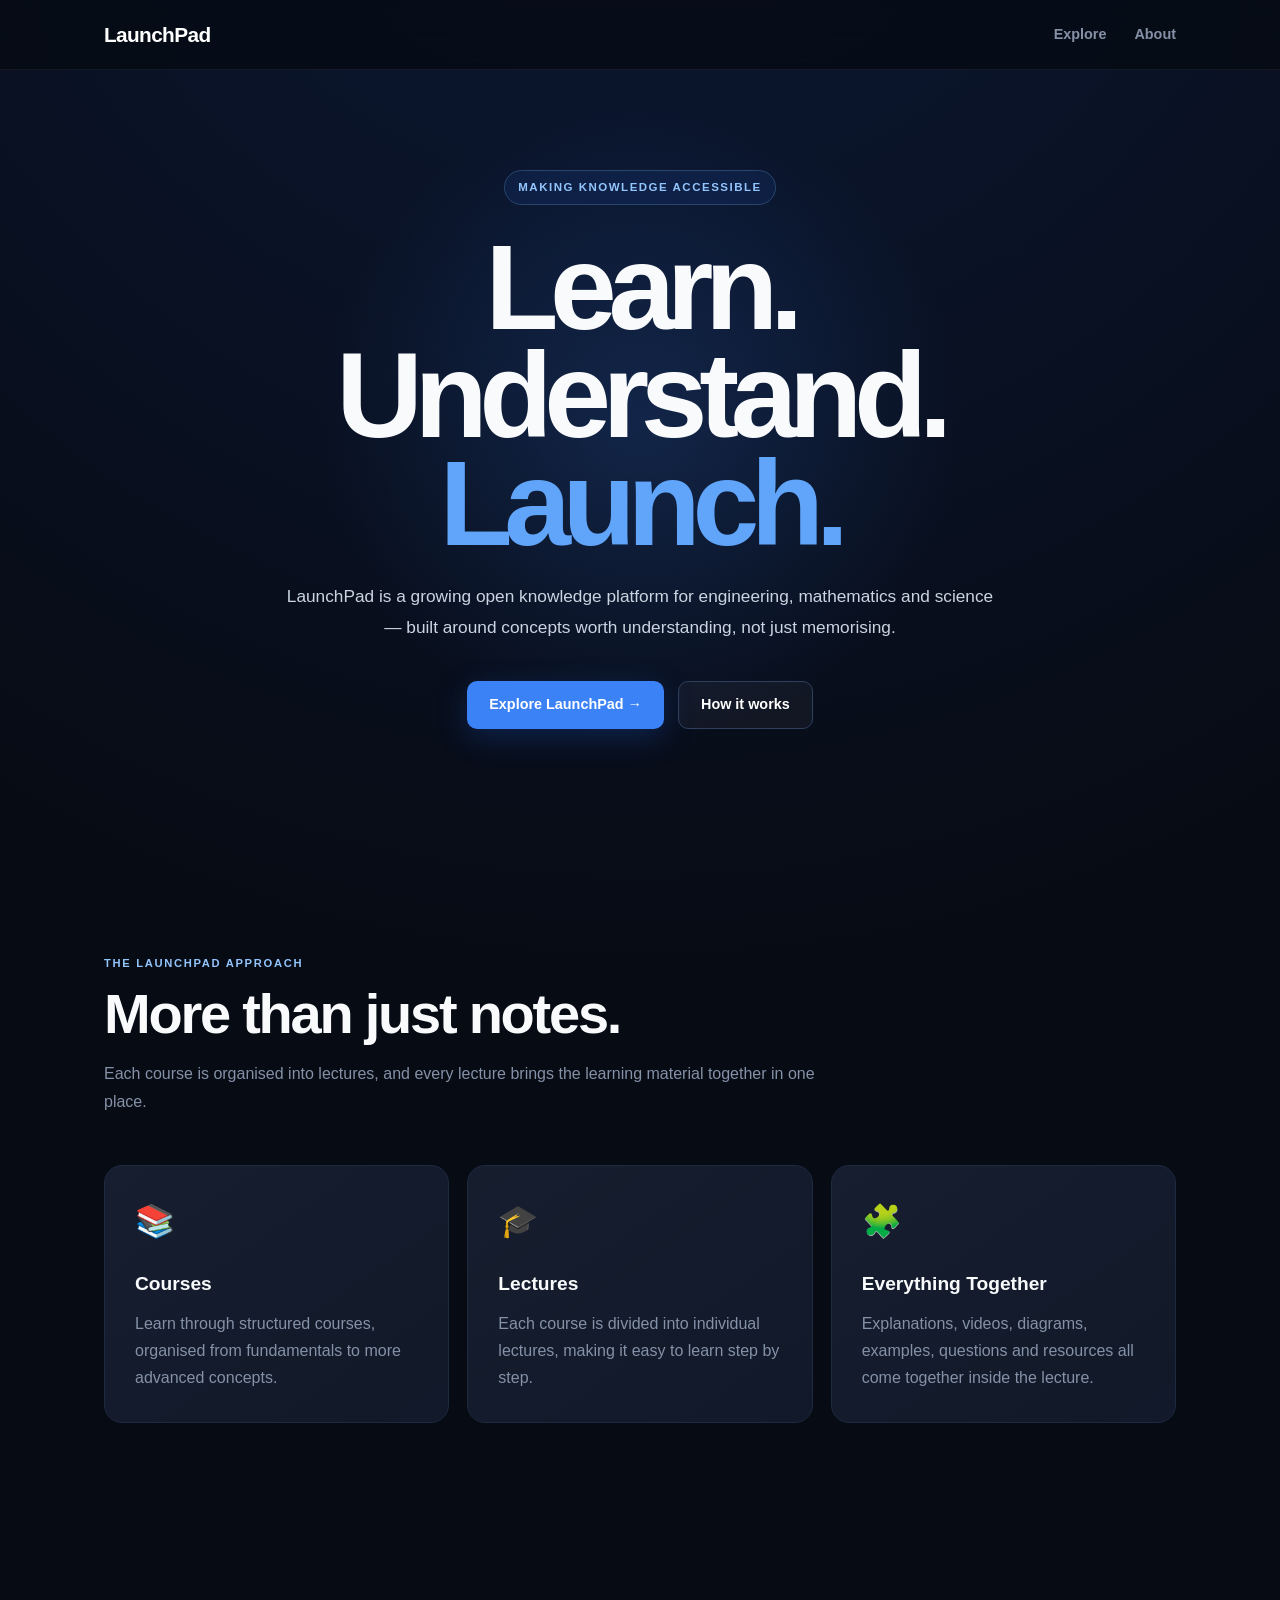
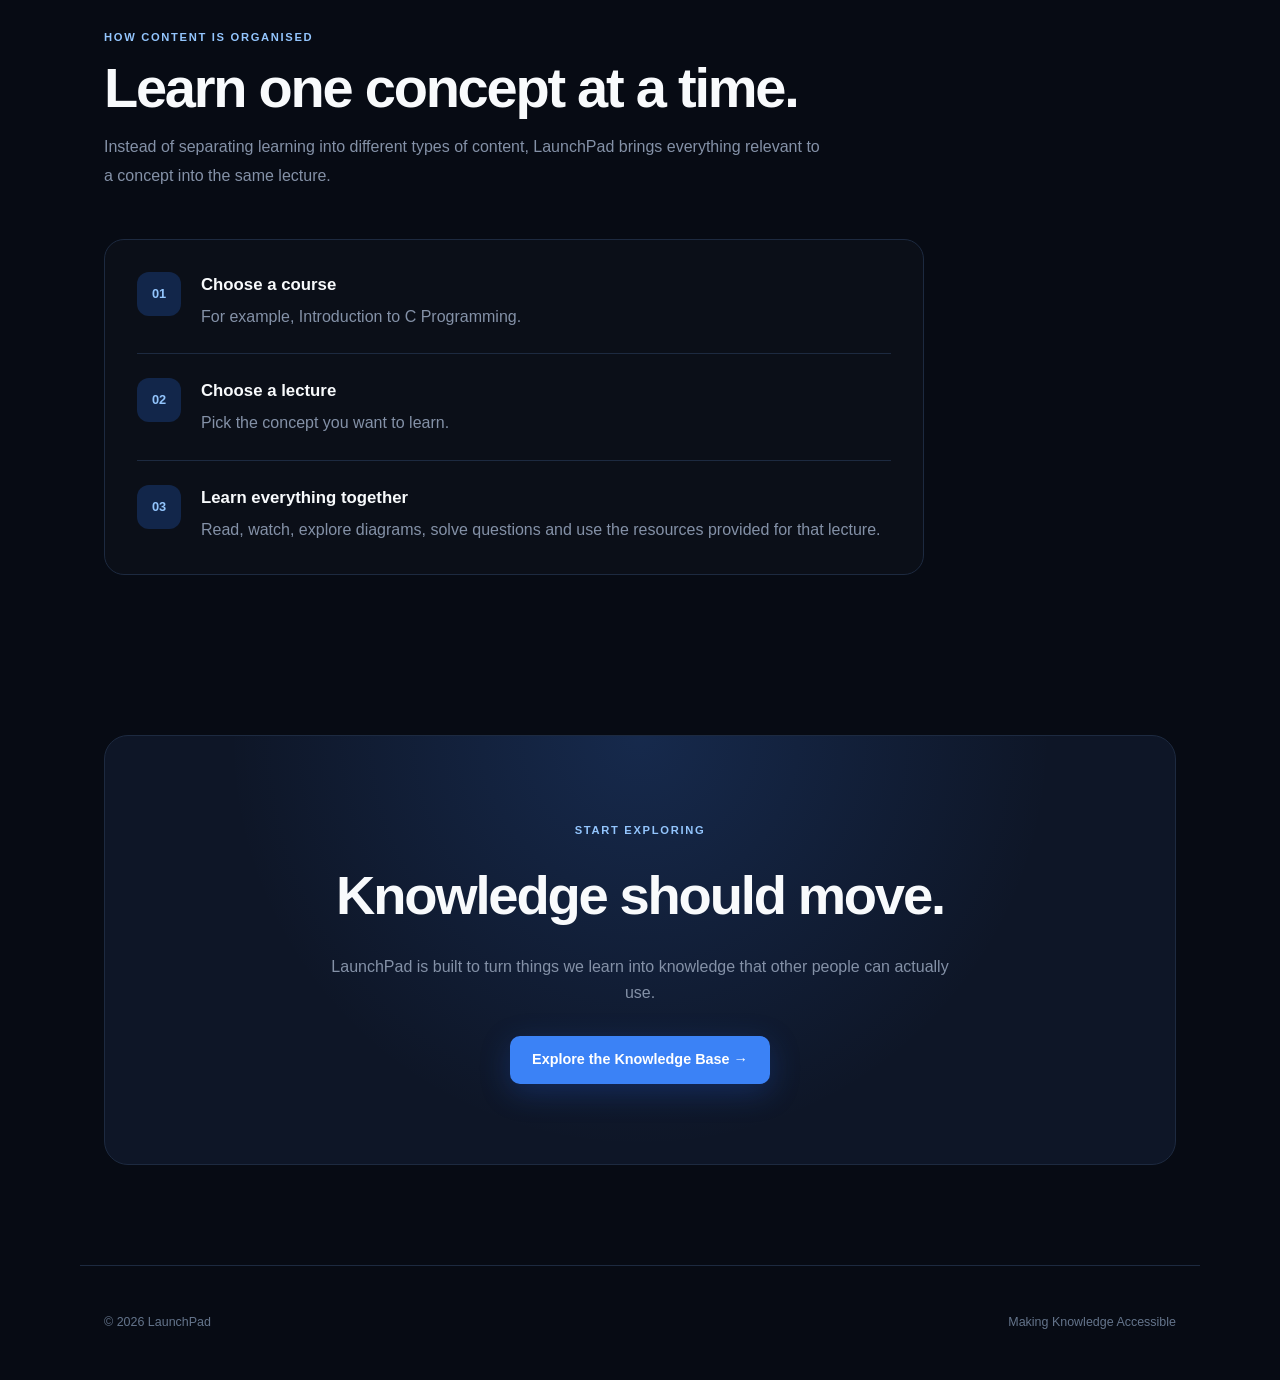
<file: index.html>
<!DOCTYPE html>
<html lang="en">
<head>
    <meta charset="UTF-8">
    <meta name="viewport" content="width=device-width, initial-scale=1.0">

    <title>LaunchPad</title>

    <link rel="stylesheet" href="css/style.css">
</head>

<body>

    <!-- Navigation -->
    <nav class="navbar">

        <div class="nav-container">

            <a href="index.html" class="logo">
                LaunchPad
            </a>

            <div class="nav-links">
                <a href="explore.html">Explore</a>
                <a href="#">About</a>
            </div>

        </div>

    </nav>


    <!-- Hero -->
    <header class="hero">

        <div class="hero-content">

            <span class="hero-badge">
                MAKING KNOWLEDGE ACCESSIBLE
            </span>

            <h1>
                Learn.<br>
                Understand.<br>
                <span>Launch.</span>
            </h1>

            <p>
                LaunchPad is a growing open knowledge platform for
                engineering, mathematics and science — built around
                concepts worth understanding, not just memorising.
            </p>

            <div class="hero-buttons">

                <a href="explore.html" class="btn btn-primary">
                    Explore LaunchPad →
                </a>

                <a href="#how-it-works" class="btn btn-secondary">
                    How it works
                </a>

            </div>

        </div>

    </header>


    <!-- How LaunchPad Works -->
    <section class="section" id="how-it-works">

        <div class="section-heading">

            <span class="section-label">
                THE LAUNCHPAD APPROACH
            </span>

            <h2>
                More than just notes.
            </h2>

            <p>
                Each course is organised into lectures, and every lecture
                brings the learning material together in one place.
            </p>

        </div>


        <div class="feature-grid">

            <div class="feature-card">
                <div class="feature-icon">📚</div>

                <h3>Courses</h3>

                <p>
                    Learn through structured courses, organised from
                    fundamentals to more advanced concepts.
                </p>
            </div>


            <div class="feature-card">
                <div class="feature-icon">🎓</div>

                <h3>Lectures</h3>

                <p>
                    Each course is divided into individual lectures,
                    making it easy to learn step by step.
                </p>
            </div>


            <div class="feature-card">
                <div class="feature-icon">🧩</div>

                <h3>Everything Together</h3>

                <p>
                    Explanations, videos, diagrams, examples, questions
                    and resources all come together inside the lecture.
                </p>
            </div>

        </div>

    </section>


    <!-- Example -->
    <section class="section example-section">

        <div class="section-heading">

            <span class="section-label">
                HOW CONTENT IS ORGANISED
            </span>

            <h2>
                Learn one concept at a time.
            </h2>

            <p>
                Instead of separating learning into different types of
                content, LaunchPad brings everything relevant to a concept
                into the same lecture.
            </p>

        </div>


        <div class="learning-path">

            <div class="path-step">
                <span class="path-number">01</span>

                <div>
                    <h3>Choose a course</h3>
                    <p>
                        For example, Introduction to C Programming.
                    </p>
                </div>
            </div>


            <div class="path-line"></div>


            <div class="path-step">
                <span class="path-number">02</span>

                <div>
                    <h3>Choose a lecture</h3>
                    <p>
                        Pick the concept you want to learn.
                    </p>
                </div>
            </div>


            <div class="path-line"></div>


            <div class="path-step">
                <span class="path-number">03</span>

                <div>
                    <h3>Learn everything together</h3>
                    <p>
                        Read, watch, explore diagrams, solve questions
                        and use the resources provided for that lecture.
                    </p>
                </div>
            </div>

        </div>

    </section>


    <!-- CTA -->
    <section class="cta-section">

        <div class="cta-content">

            <span class="section-label">
                START EXPLORING
            </span>

            <h2>
                Knowledge should move.
            </h2>

            <p>
                LaunchPad is built to turn things we learn into knowledge
                that other people can actually use.
            </p>

            <a href="explore.html" class="btn btn-primary">
                Explore the Knowledge Base →
            </a>

        </div>

    </section>


    <!-- Footer -->
    <footer class="footer">

        <p>
            © 2026 LaunchPad
        </p>

        <p>
            Making Knowledge Accessible
        </p>

    </footer>

</body>
</html>
</file>
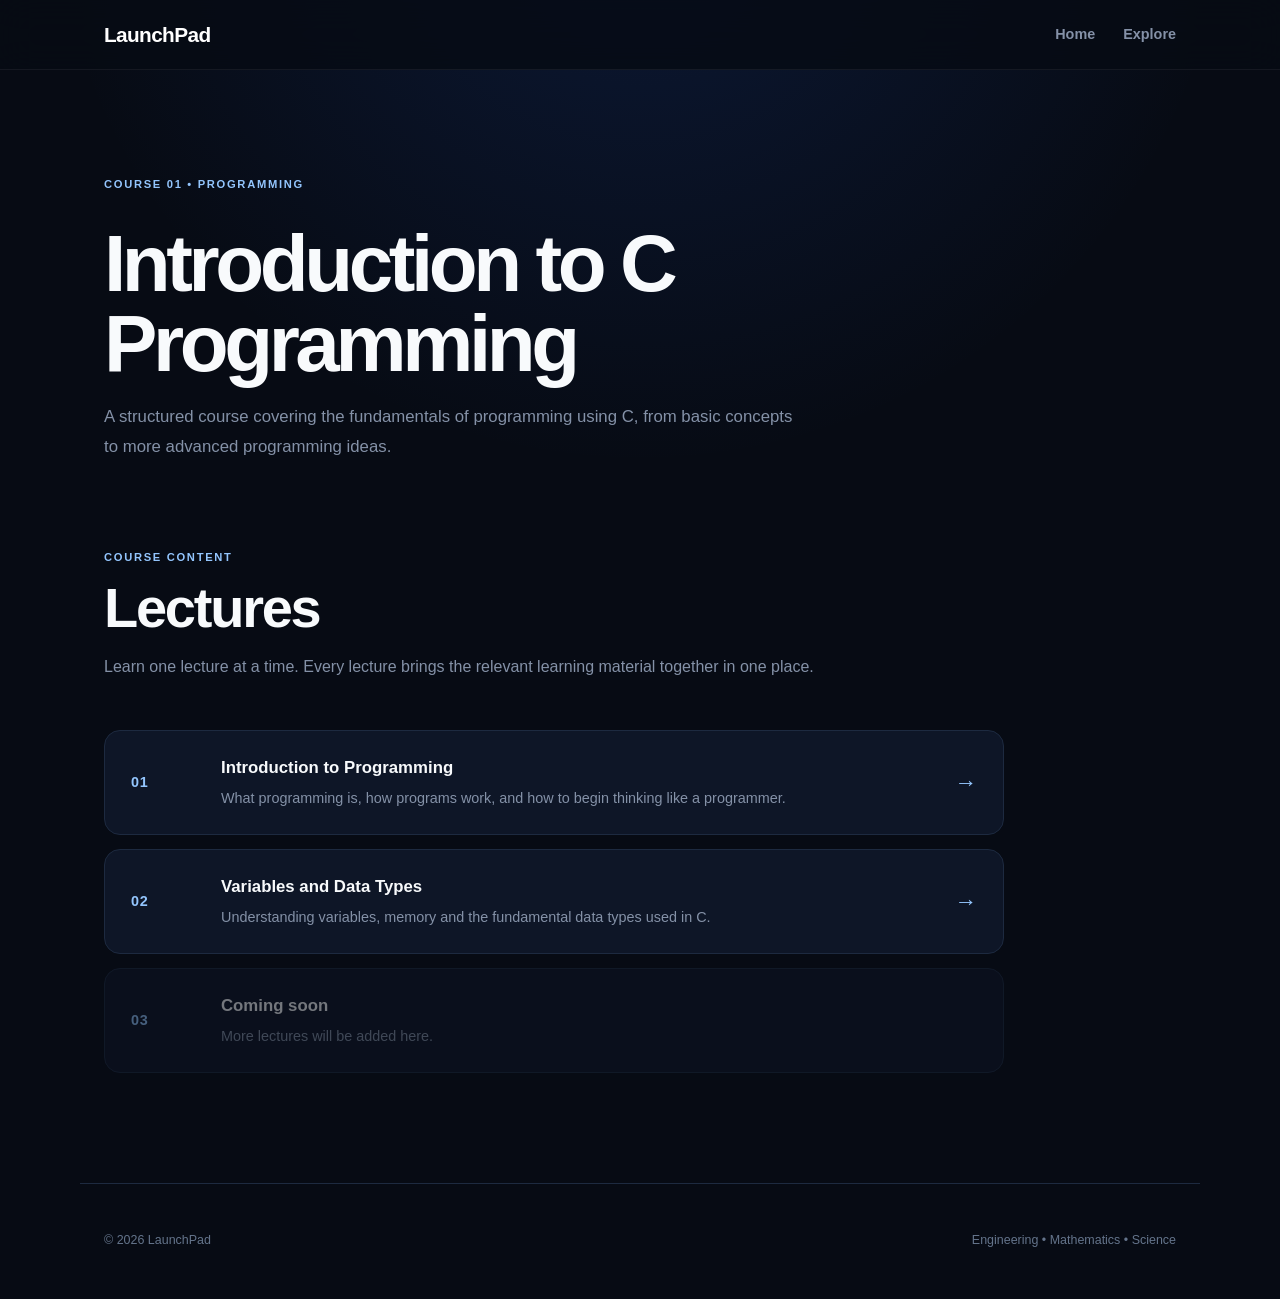
<file: courses/introduction-to-c/index.html>
<!DOCTYPE html>
<html lang="en">

<head>

    <meta charset="UTF-8">

    <meta name="viewport"
          content="width=device-width, initial-scale=1.0">

    <title>Introduction to C Programming — LaunchPad</title>

    <link rel="stylesheet"
          href="../../css/style.css">

</head>

<body>


    <nav class="navbar">

        <div class="nav-container">

            <a href="../../index.html"
               class="logo">
                LaunchPad
            </a>

            <div class="nav-links">

                <a href="../../index.html">
                    Home
                </a>

                <a href="../../explore.html">
                    Explore
                </a>

            </div>

        </div>

    </nav>


    <header class="course-header">

        <span class="section-label">
            COURSE 01 • PROGRAMMING
        </span>

        <h1>
            Introduction to C Programming
        </h1>

        <p>
            A structured course covering the fundamentals of
            programming using C, from basic concepts to more
            advanced programming ideas.
        </p>

    </header>


    <main class="lecture-list-section">

        <div class="section-heading">

            <span class="section-label">
                COURSE CONTENT
            </span>

            <h2>
                Lectures
            </h2>

            <p>
                Learn one lecture at a time. Every lecture brings
                the relevant learning material together in one place.
            </p>

        </div>


        <div class="lecture-list">


            <a href="lecture-01.html"
               class="lecture-card">

                <div class="lecture-number">
                    01
                </div>

                <div class="lecture-info">

                    <h3>
                        Introduction to Programming
                    </h3>

                    <p>
                        What programming is, how programs work,
                        and how to begin thinking like a programmer.
                    </p>

                </div>

                <div class="lecture-arrow">
                    →
                </div>

            </a>


            <a href="lecture-02.html"
               class="lecture-card">

                <div class="lecture-number">
                    02
                </div>

                <div class="lecture-info">

                    <h3>
                        Variables and Data Types
                    </h3>

                    <p>
                        Understanding variables, memory and the
                        fundamental data types used in C.
                    </p>

                </div>

                <div class="lecture-arrow">
                    →
                </div>

            </a>


            <div class="lecture-card lecture-placeholder">

                <div class="lecture-number">
                    03
                </div>

                <div class="lecture-info">

                    <h3>
                        Coming soon
                    </h3>

                    <p>
                        More lectures will be added here.
                    </p>

                </div>

            </div>


        </div>

    </main>


    <footer class="footer">

        <p>
            © 2026 LaunchPad
        </p>

        <p>
            Engineering • Mathematics • Science
        </p>

    </footer>


</body>

</html>
</file>
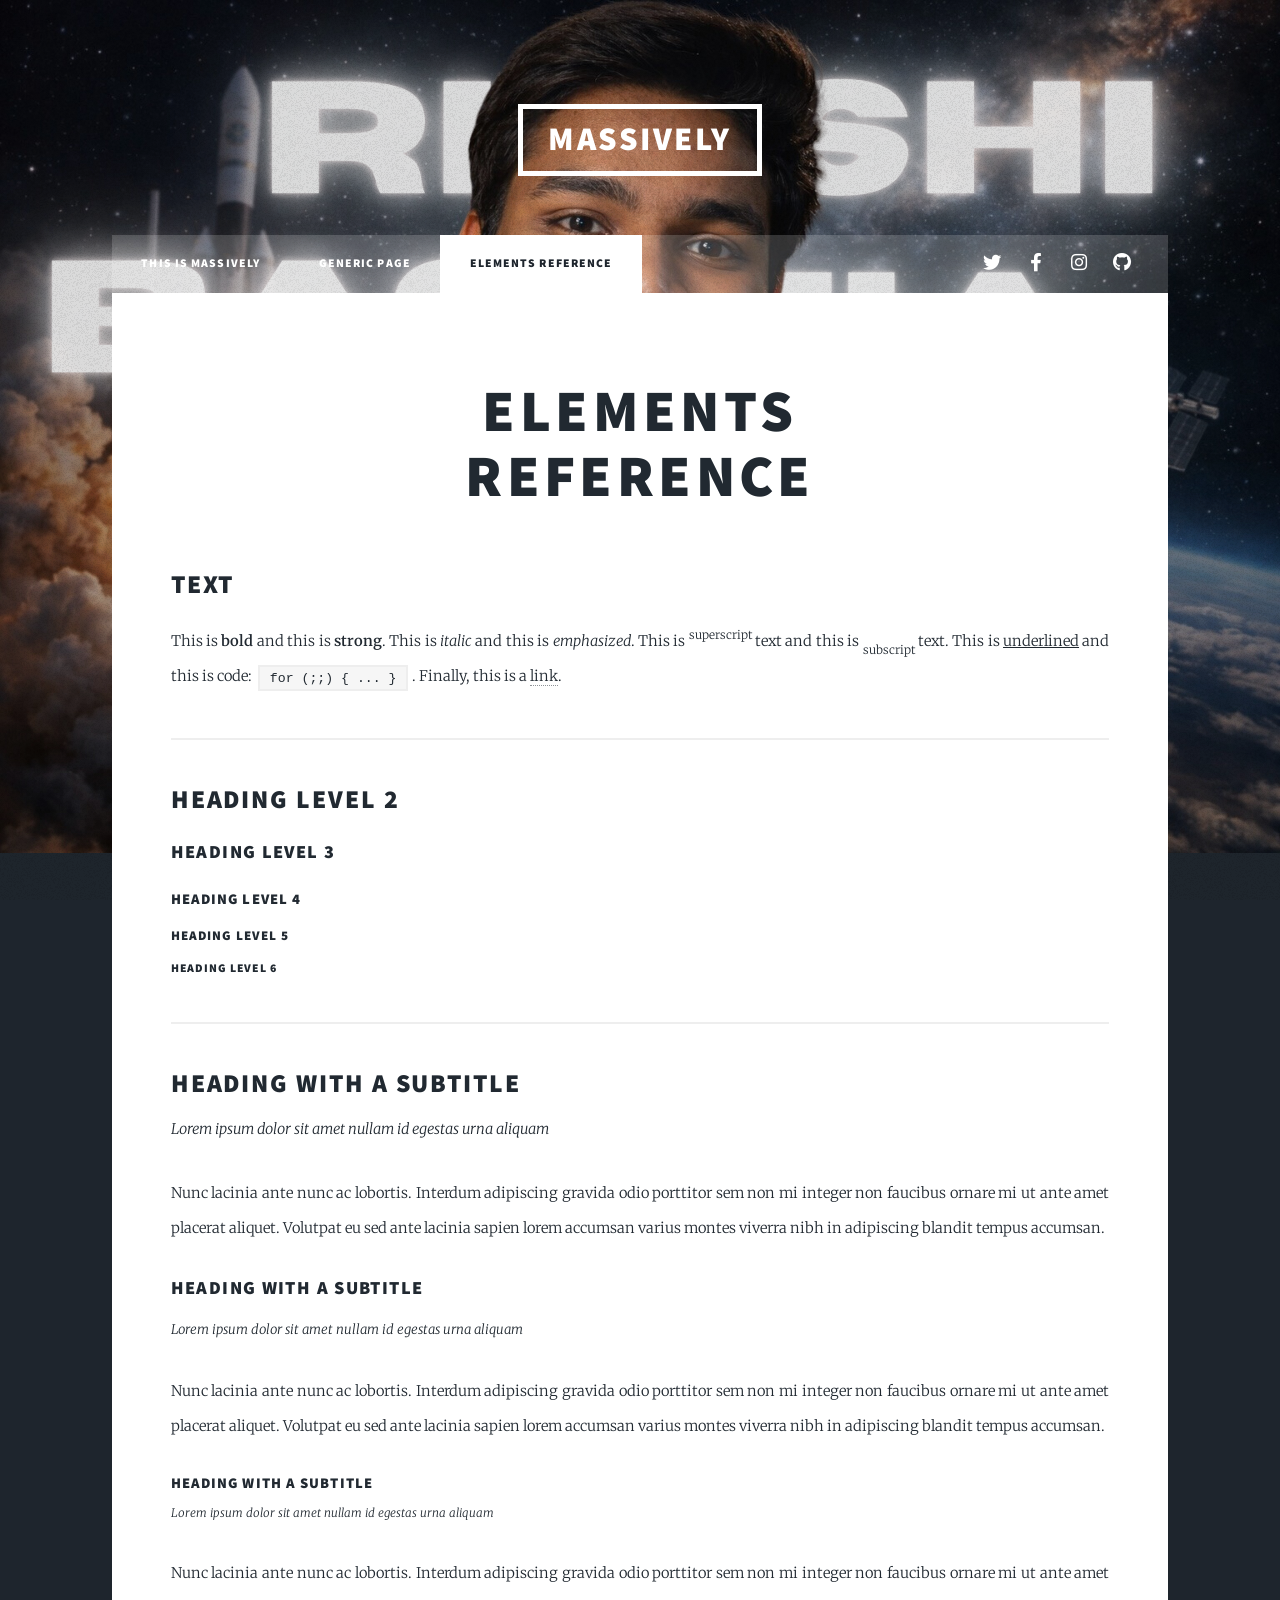
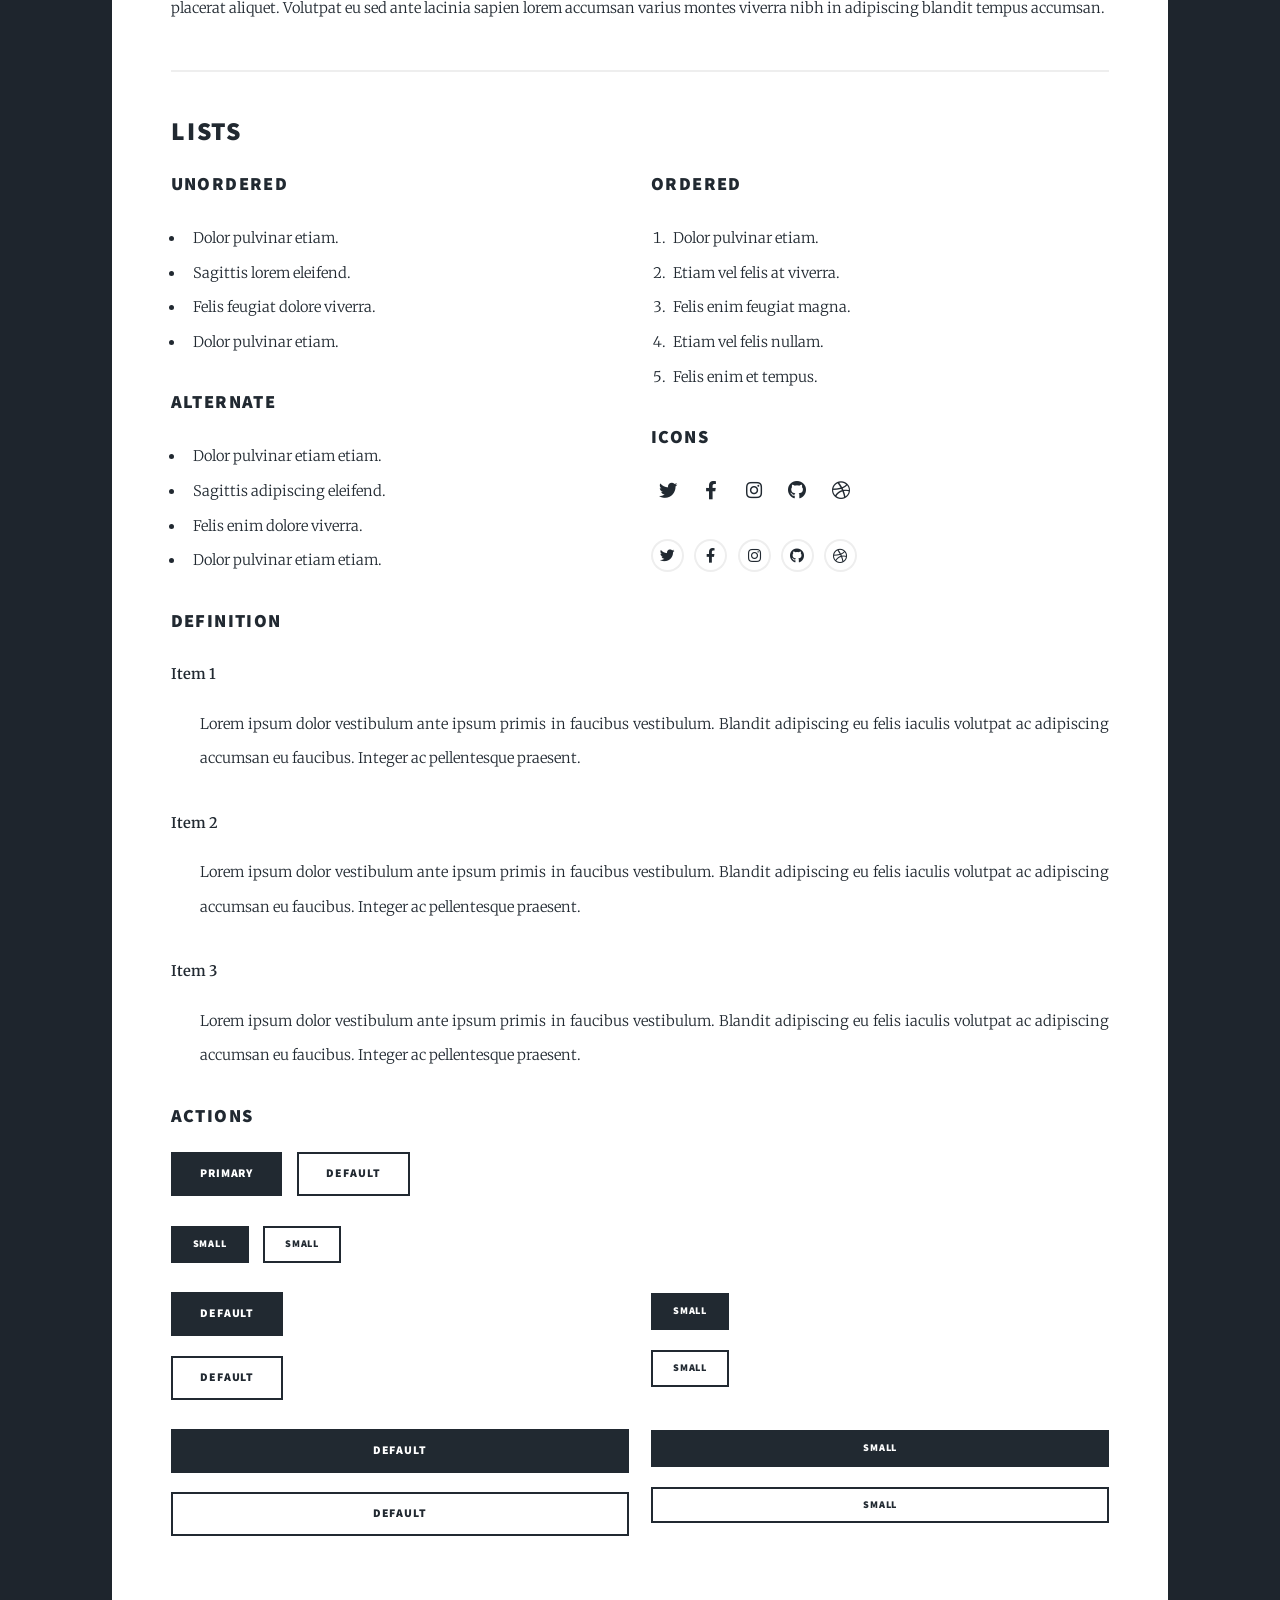
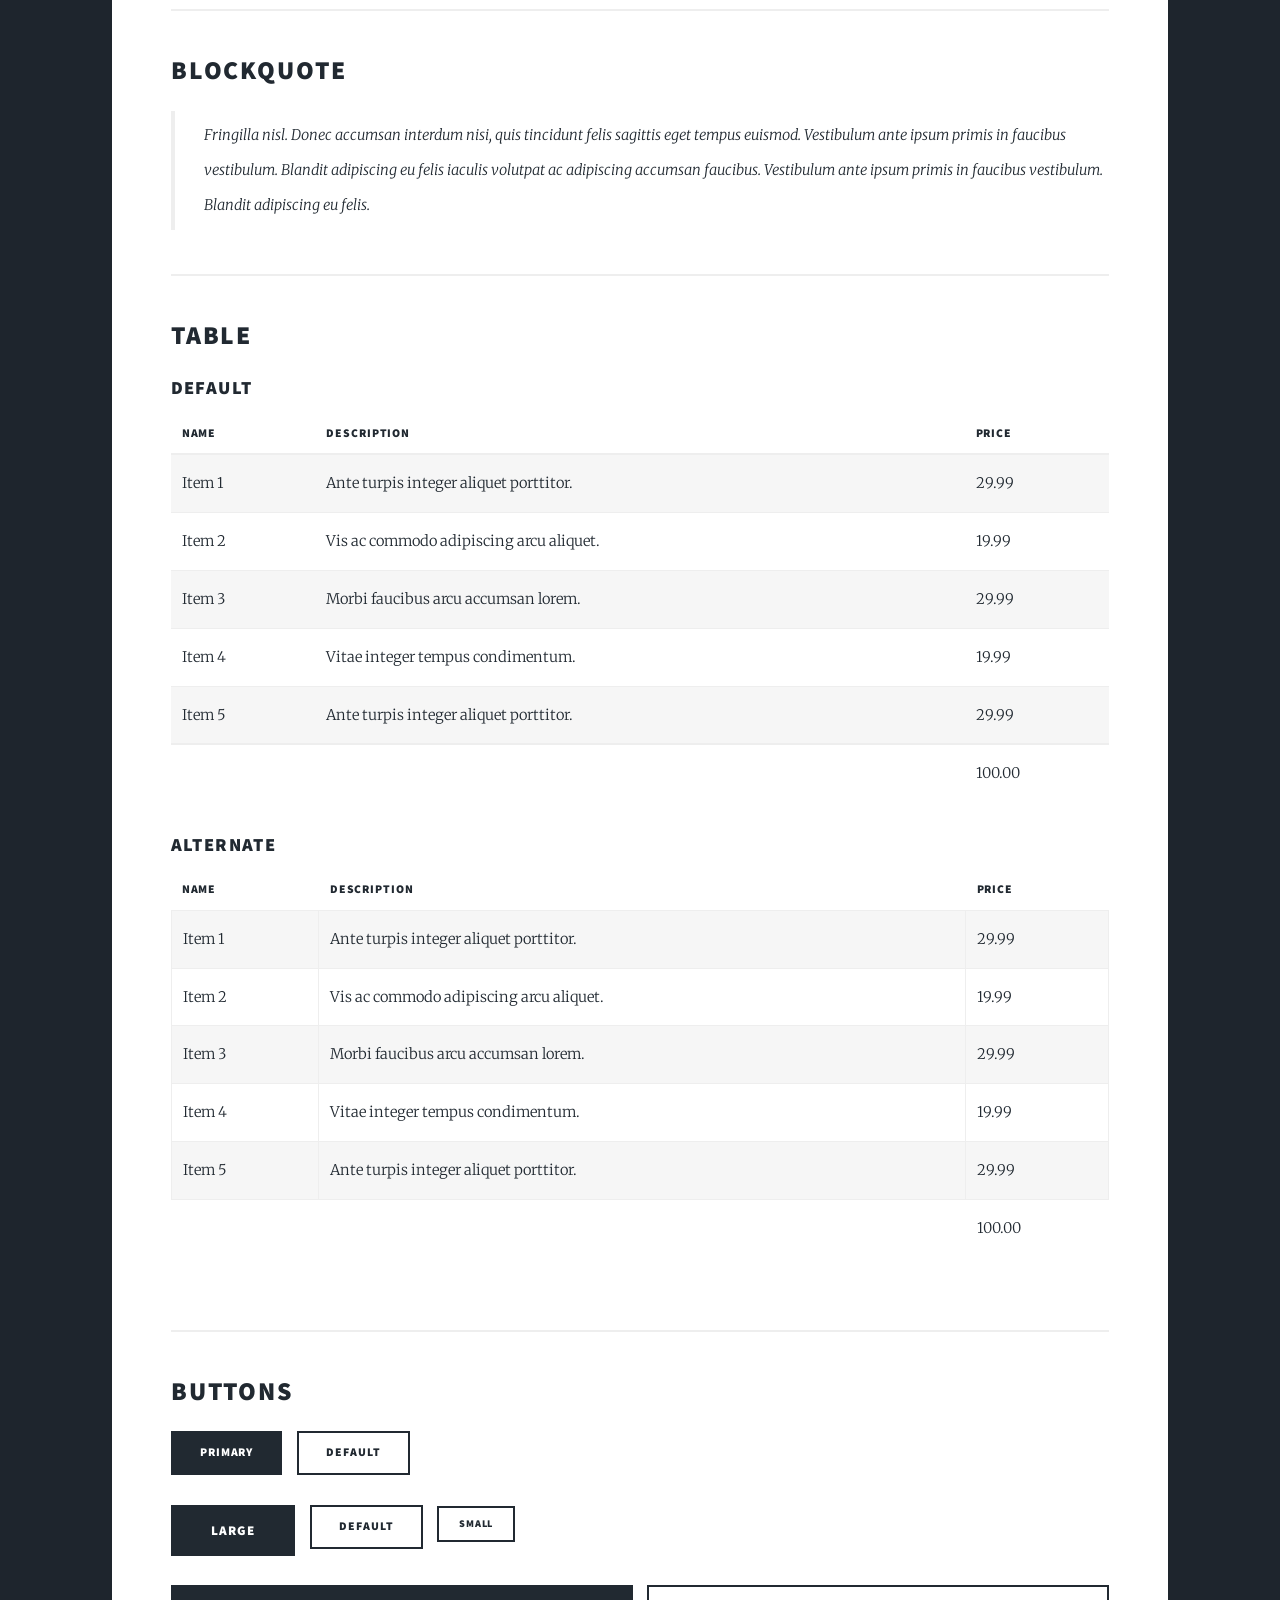
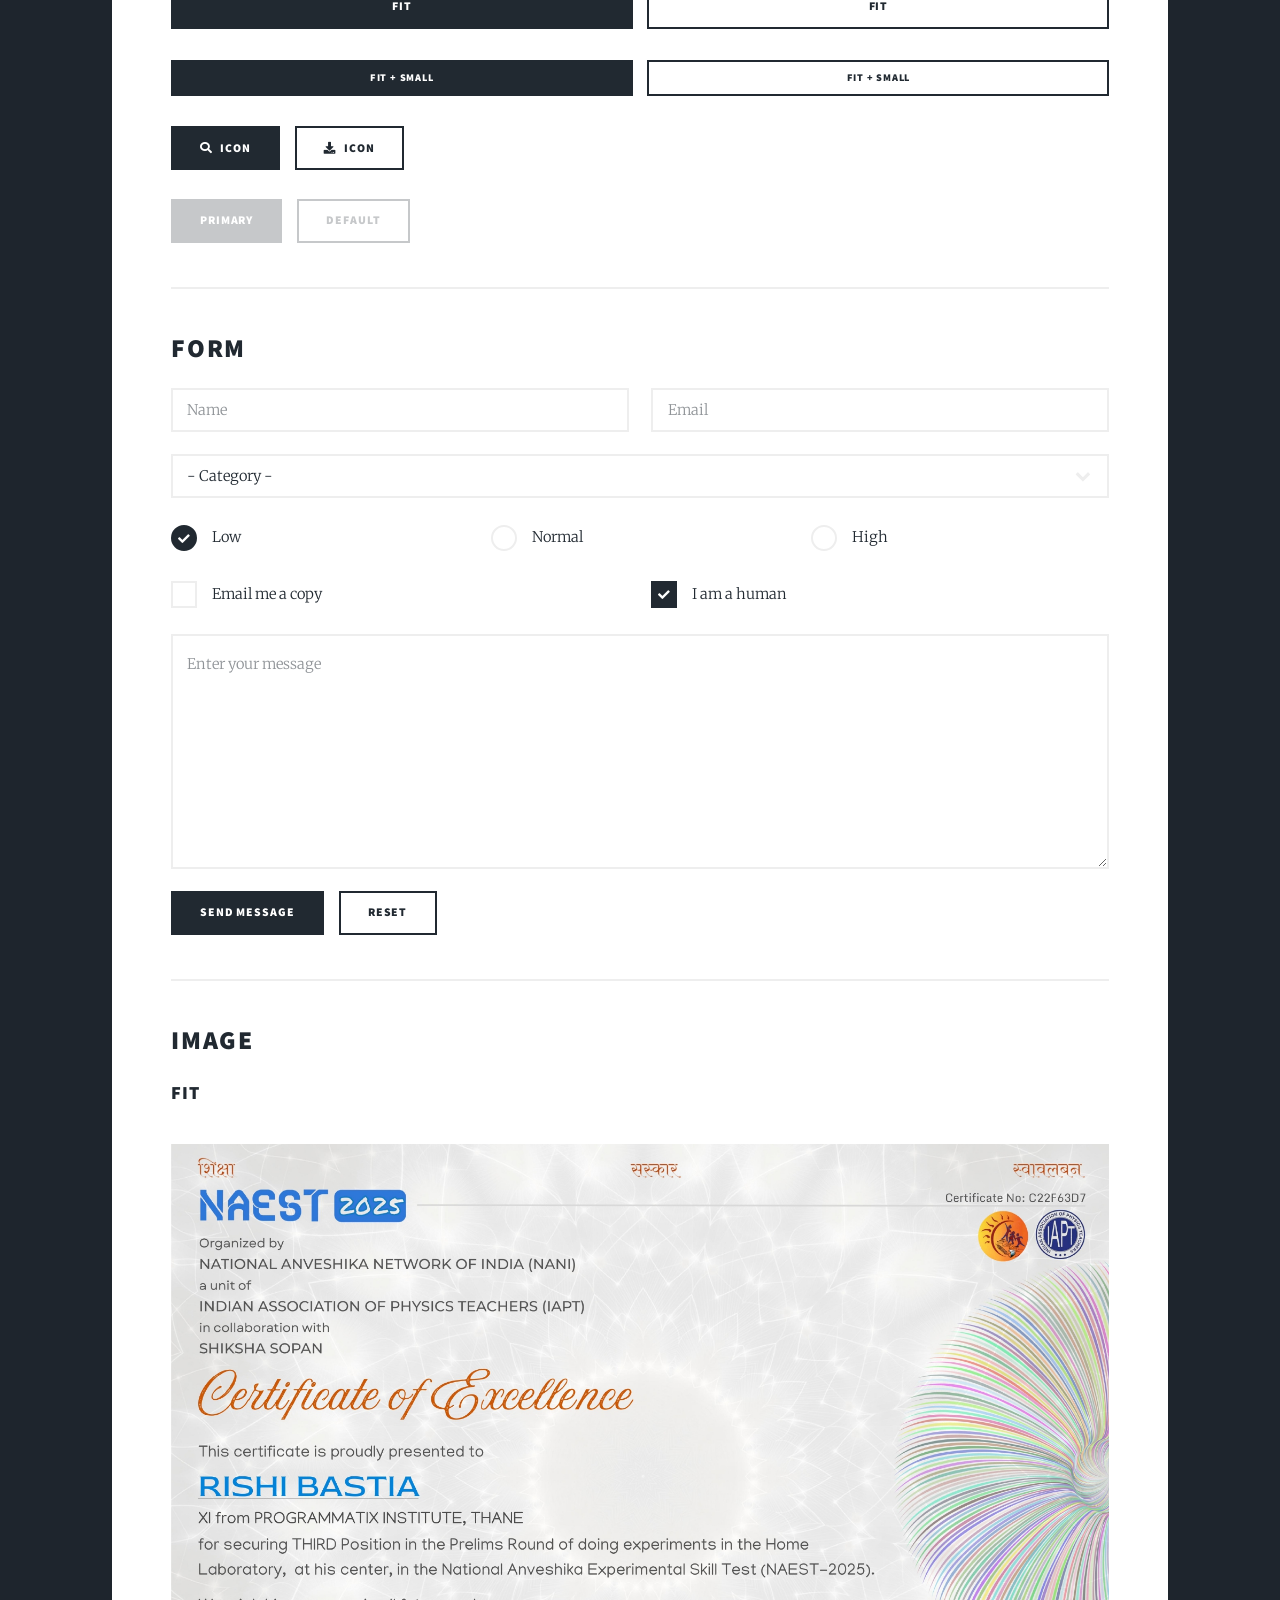
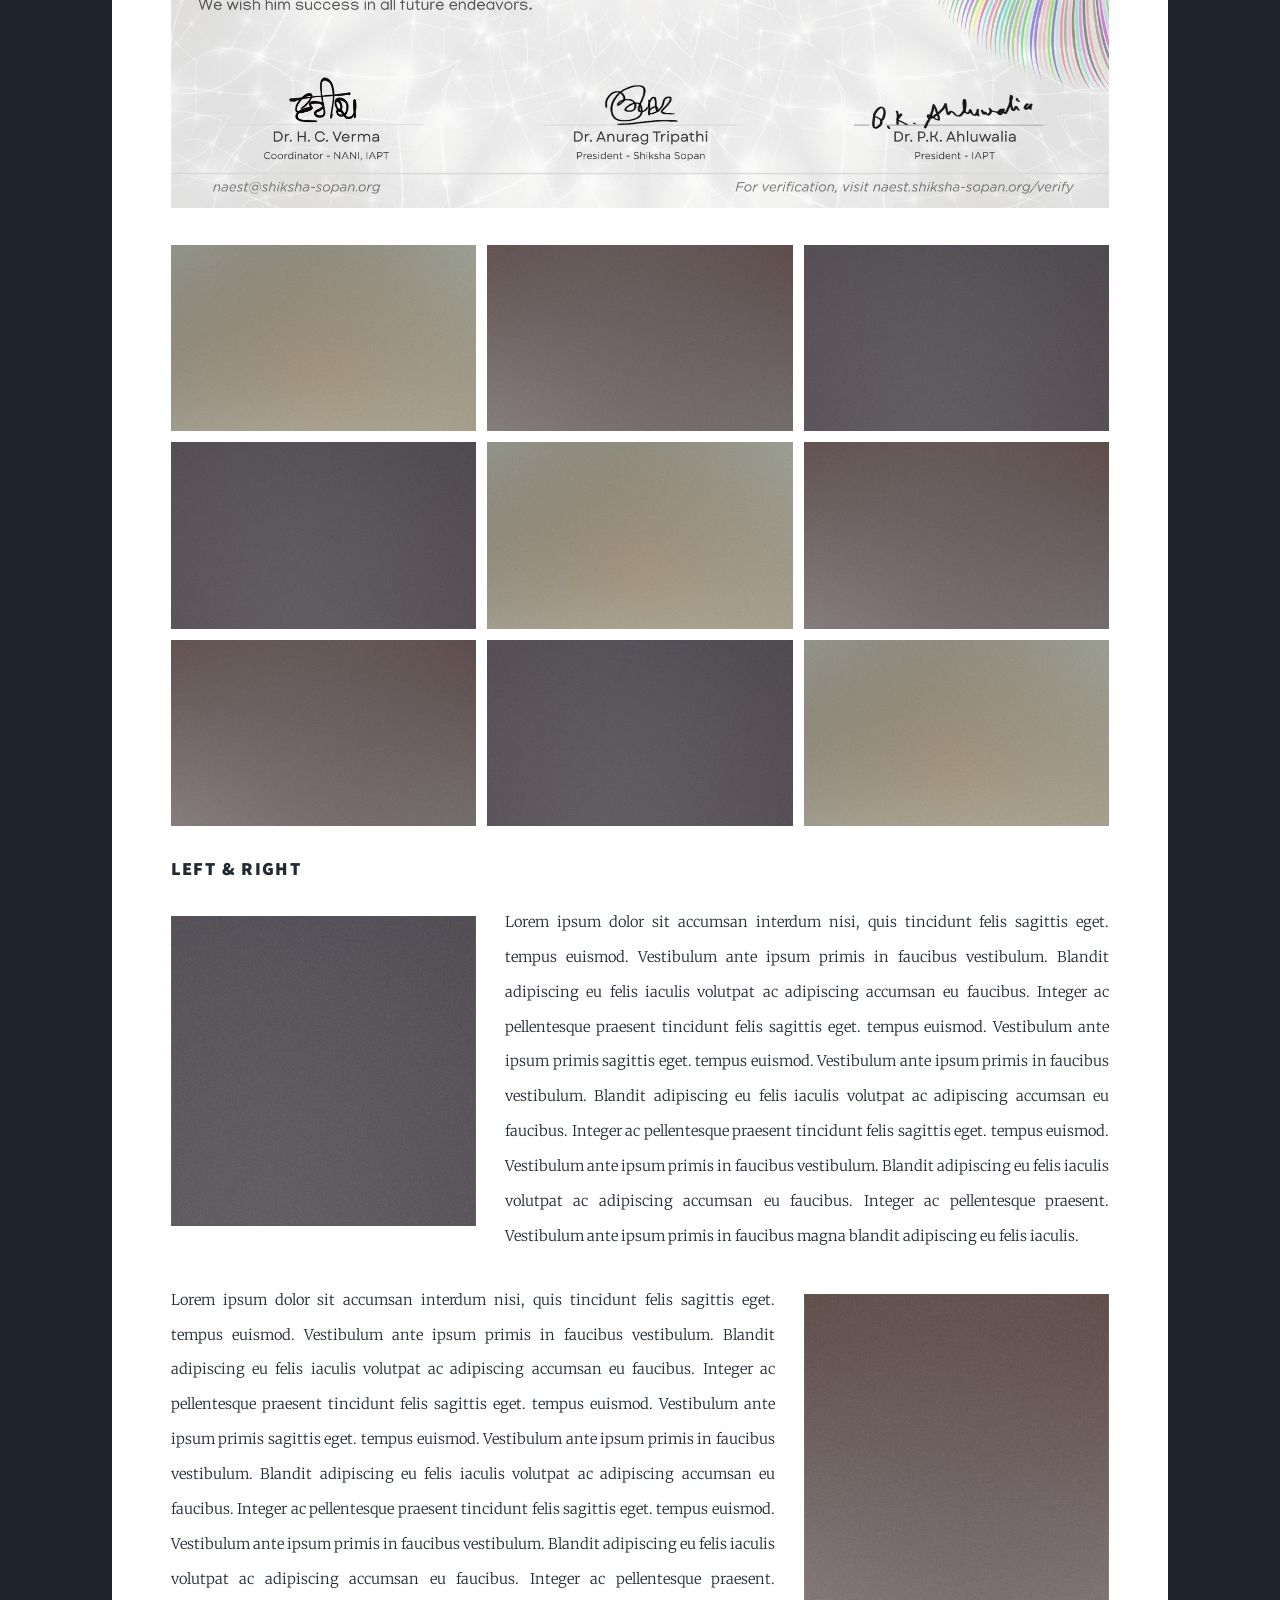
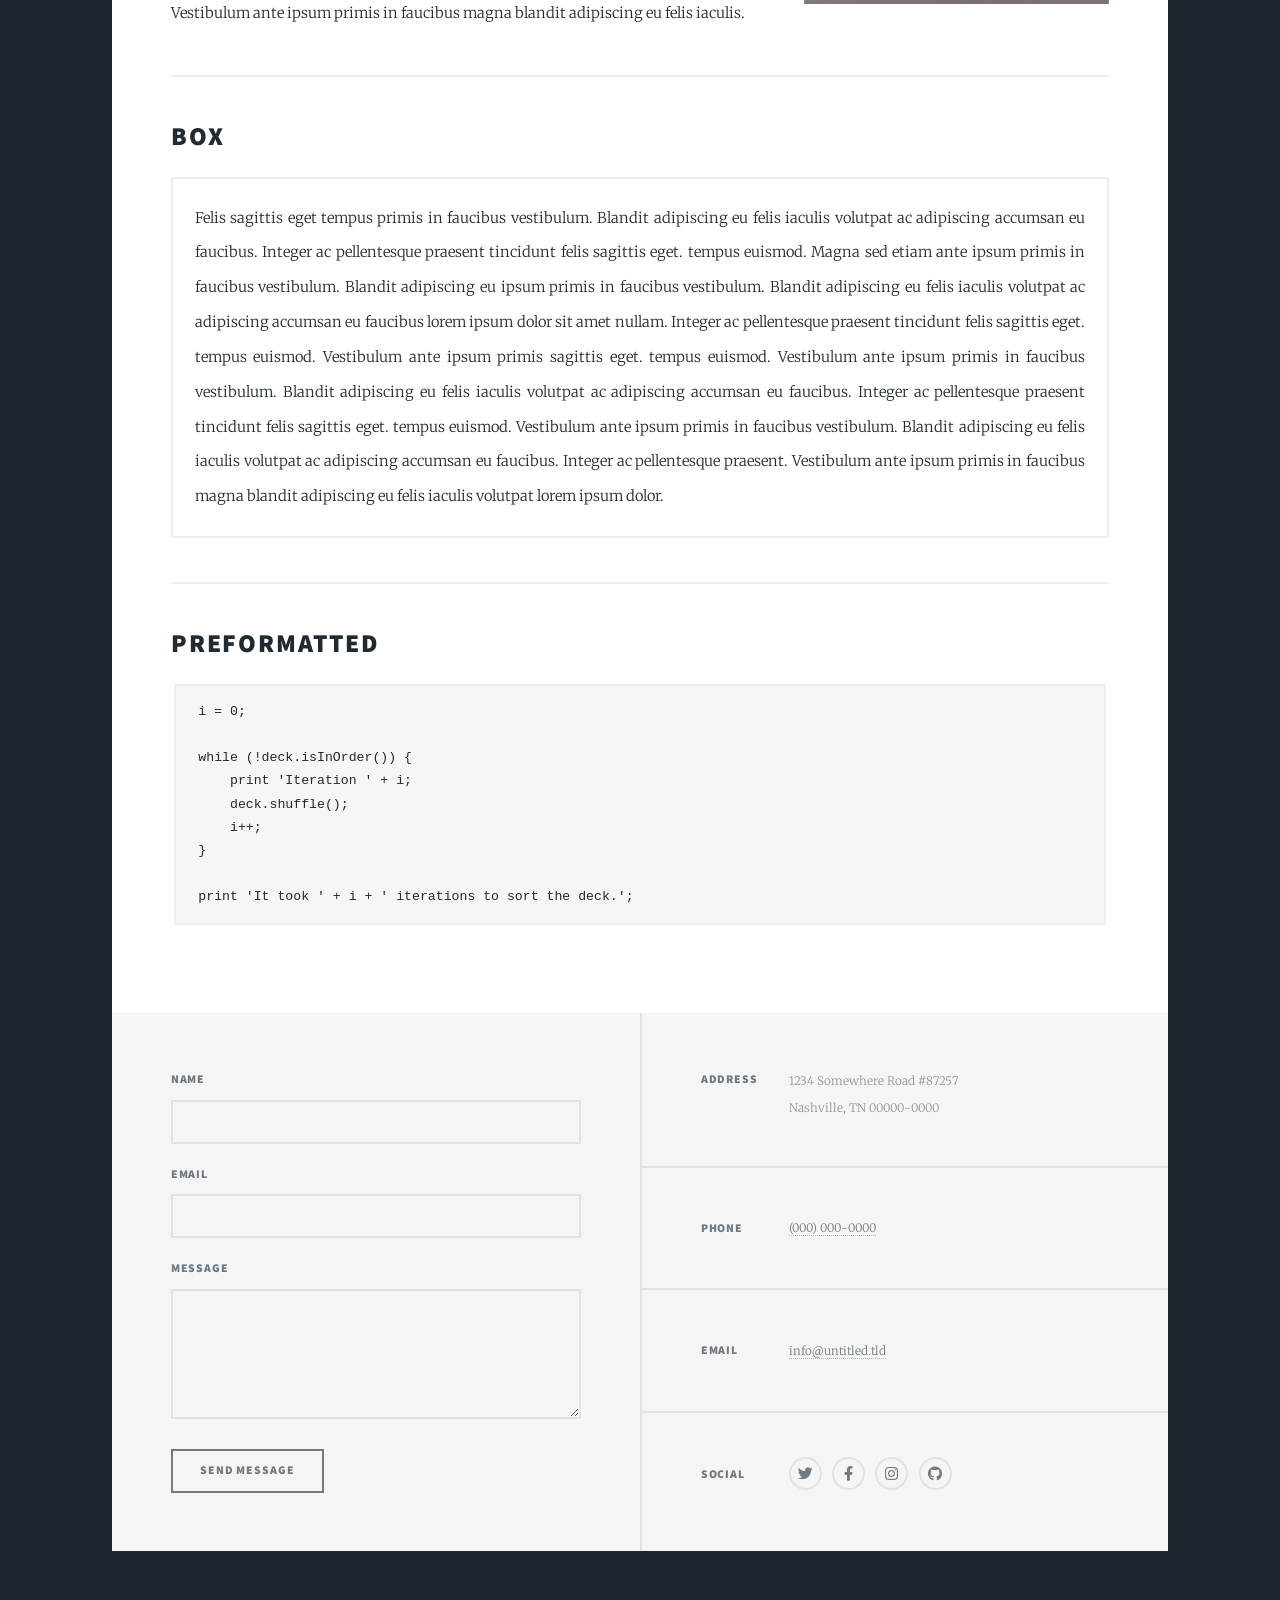
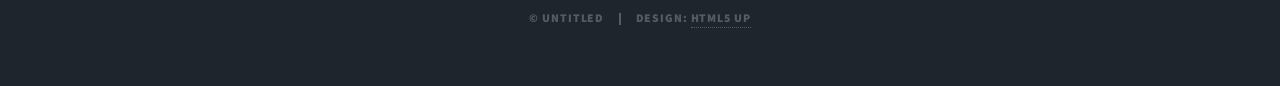
<file: elements.html>
<!DOCTYPE HTML>
<!--
	Massively by HTML5 UP
	html5up.net | @ajlkn
	Free for personal and commercial use under the CCA 3.0 license (html5up.net/license)
-->
<html>
	<head>
		<title>Elements Reference - Massively by HTML5 UP</title>
		<meta charset="utf-8" />
		<meta name="viewport" content="width=device-width, initial-scale=1, user-scalable=no" />
		<link rel="stylesheet" href="assets/css/main.css" />
		<noscript><link rel="stylesheet" href="assets/css/noscript.css" /></noscript>
	</head>
	<body class="is-preload">

		<!-- Wrapper -->
			<div id="wrapper">

				<!-- Header -->
					<header id="header">
						<a href="index.html" class="logo">Massively</a>
					</header>

				<!-- Nav -->
					<nav id="nav">
						<ul class="links">
							<li><a href="index.html">This is Massively</a></li>
							<li><a href="generic.html">Generic Page</a></li>
							<li class="active"><a href="elements.html">Elements Reference</a></li>
						</ul>
						<ul class="icons">
							<li><a href="#" class="icon brands fa-twitter"><span class="label">Twitter</span></a></li>
							<li><a href="#" class="icon brands fa-facebook-f"><span class="label">Facebook</span></a></li>
							<li><a href="#" class="icon brands fa-instagram"><span class="label">Instagram</span></a></li>
							<li><a href="#" class="icon brands fa-github"><span class="label">GitHub</span></a></li>
						</ul>
					</nav>

				<!-- Main -->
					<div id="main">

						<!-- Post -->
							<section class="post">
								<header class="major">
									<h1>Elements<br />
									Reference</h1>
								</header>

								<!-- Text stuff -->
									<h2>Text</h2>
									<p>This is <b>bold</b> and this is <strong>strong</strong>. This is <i>italic</i> and this is <em>emphasized</em>.
									This is <sup>superscript</sup> text and this is <sub>subscript</sub> text.
									This is <u>underlined</u> and this is code: <code>for (;;) { ... }</code>.
									Finally, this is a <a href="#">link</a>.</p>
									<hr />
									<h2>Heading Level 2</h2>
									<h3>Heading Level 3</h3>
									<h4>Heading Level 4</h4>
									<h5>Heading Level 5</h5>
									<h6>Heading Level 6</h6>
									<hr />
									<header>
										<h2>Heading with a Subtitle</h2>
										<p>Lorem ipsum dolor sit amet nullam id egestas urna aliquam</p>
									</header>
									<p>Nunc lacinia ante nunc ac lobortis. Interdum adipiscing gravida odio porttitor sem non mi integer non faucibus ornare mi ut ante amet placerat aliquet. Volutpat eu sed ante lacinia sapien lorem accumsan varius montes viverra nibh in adipiscing blandit tempus accumsan.</p>
									<header>
										<h3>Heading with a Subtitle</h3>
										<p>Lorem ipsum dolor sit amet nullam id egestas urna aliquam</p>
									</header>
									<p>Nunc lacinia ante nunc ac lobortis. Interdum adipiscing gravida odio porttitor sem non mi integer non faucibus ornare mi ut ante amet placerat aliquet. Volutpat eu sed ante lacinia sapien lorem accumsan varius montes viverra nibh in adipiscing blandit tempus accumsan.</p>
									<header>
										<h4>Heading with a Subtitle</h4>
										<p>Lorem ipsum dolor sit amet nullam id egestas urna aliquam</p>
									</header>
									<p>Nunc lacinia ante nunc ac lobortis. Interdum adipiscing gravida odio porttitor sem non mi integer non faucibus ornare mi ut ante amet placerat aliquet. Volutpat eu sed ante lacinia sapien lorem accumsan varius montes viverra nibh in adipiscing blandit tempus accumsan.</p>

									<hr />

								<!-- Lists -->
									<h2>Lists</h2>
									<div class="row">
										<div class="col-6 col-12-small">

											<h3>Unordered</h3>
											<ul>
												<li>Dolor pulvinar etiam.</li>
												<li>Sagittis lorem eleifend.</li>
												<li>Felis feugiat dolore viverra.</li>
												<li>Dolor pulvinar etiam.</li>
											</ul>

											<h3>Alternate</h3>
											<ul class="alt">
												<li>Dolor pulvinar etiam etiam.</li>
												<li>Sagittis adipiscing eleifend.</li>
												<li>Felis enim dolore viverra.</li>
												<li>Dolor pulvinar etiam etiam.</li>
											</ul>

										</div>
										<div class="col-6 col-12-small">

											<h3>Ordered</h3>
											<ol>
												<li>Dolor pulvinar etiam.</li>
												<li>Etiam vel felis at viverra.</li>
												<li>Felis enim feugiat magna.</li>
												<li>Etiam vel felis nullam.</li>
												<li>Felis enim et tempus.</li>
											</ol>

											<h3>Icons</h3>
											<ul class="icons">
												<li><a href="#" class="icon brands fa-twitter"><span class="label">Twitter</span></a></li>
												<li><a href="#" class="icon brands fa-facebook-f"><span class="label">Facebook</span></a></li>
												<li><a href="#" class="icon brands fa-instagram"><span class="label">Instagram</span></a></li>
												<li><a href="#" class="icon brands fa-github"><span class="label">Github</span></a></li>
												<li><a href="#" class="icon brands fa-dribbble"><span class="label">Dribbble</span></a></li>
											</ul>
											<ul class="icons alt">
												<li><a href="#" class="icon brands alt fa-twitter"><span class="label">Twitter</span></a></li>
												<li><a href="#" class="icon brands alt fa-facebook-f"><span class="label">Facebook</span></a></li>
												<li><a href="#" class="icon brands alt fa-instagram"><span class="label">Instagram</span></a></li>
												<li><a href="#" class="icon brands alt fa-github"><span class="label">Github</span></a></li>
												<li><a href="#" class="icon brands alt fa-dribbble"><span class="label">Dribbble</span></a></li>
											</ul>

										</div>
									</div>
									<h3>Definition</h3>
									<dl>
										<dt>Item 1</dt>
										<dd>
											<p>Lorem ipsum dolor vestibulum ante ipsum primis in faucibus vestibulum. Blandit adipiscing eu felis iaculis volutpat ac adipiscing accumsan eu faucibus. Integer ac pellentesque praesent.</p>
										</dd>
										<dt>Item 2</dt>
										<dd>
											<p>Lorem ipsum dolor vestibulum ante ipsum primis in faucibus vestibulum. Blandit adipiscing eu felis iaculis volutpat ac adipiscing accumsan eu faucibus. Integer ac pellentesque praesent.</p>
										</dd>
										<dt>Item 3</dt>
										<dd>
											<p>Lorem ipsum dolor vestibulum ante ipsum primis in faucibus vestibulum. Blandit adipiscing eu felis iaculis volutpat ac adipiscing accumsan eu faucibus. Integer ac pellentesque praesent.</p>
										</dd>
									</dl>

									<h3>Actions</h3>
									<ul class="actions">
										<li><a href="#" class="button primary">Primary</a></li>
										<li><a href="#" class="button">Default</a></li>
									</ul>
									<ul class="actions small">
										<li><a href="#" class="button primary small">Small</a></li>
										<li><a href="#" class="button small">Small</a></li>
									</ul>
									<div class="row">
										<div class="col-6 col-12-small">
											<ul class="actions stacked">
												<li><a href="#" class="button primary">Default</a></li>
												<li><a href="#" class="button">Default</a></li>
											</ul>
										</div>
										<div class="col-6 col-12-small">
											<ul class="actions stacked">
												<li><a href="#" class="button primary small">Small</a></li>
												<li><a href="#" class="button small">Small</a></li>
											</ul>
										</div>
									</div>
									<div class="row">
										<div class="col-6 col-12-small">
											<ul class="actions stacked">
												<li><a href="#" class="button primary fit">Default</a></li>
												<li><a href="#" class="button fit">Default</a></li>
											</ul>
										</div>
										<div class="col-6 col-12-small">
											<ul class="actions stacked">
												<li><a href="#" class="button primary small fit">Small</a></li>
												<li><a href="#" class="button small fit">Small</a></li>
											</ul>
										</div>
									</div>

									<hr />

								<!-- Blockquote -->
									<h2>Blockquote</h2>
									<blockquote>Fringilla nisl. Donec accumsan interdum nisi, quis tincidunt felis sagittis eget tempus euismod. Vestibulum ante ipsum primis in faucibus vestibulum. Blandit adipiscing eu felis iaculis volutpat ac adipiscing accumsan faucibus. Vestibulum ante ipsum primis in faucibus vestibulum. Blandit adipiscing eu felis.</blockquote>

									<hr />

								<!-- Table -->
									<h2>Table</h2>

									<h3>Default</h3>
									<div class="table-wrapper">
										<table>
											<thead>
												<tr>
													<th>Name</th>
													<th>Description</th>
													<th>Price</th>
												</tr>
											</thead>
											<tbody>
												<tr>
													<td>Item 1</td>
													<td>Ante turpis integer aliquet porttitor.</td>
													<td>29.99</td>
												</tr>
												<tr>
													<td>Item 2</td>
													<td>Vis ac commodo adipiscing arcu aliquet.</td>
													<td>19.99</td>
												</tr>
												<tr>
													<td>Item 3</td>
													<td> Morbi faucibus arcu accumsan lorem.</td>
													<td>29.99</td>
												</tr>
												<tr>
													<td>Item 4</td>
													<td>Vitae integer tempus condimentum.</td>
													<td>19.99</td>
												</tr>
												<tr>
													<td>Item 5</td>
													<td>Ante turpis integer aliquet porttitor.</td>
													<td>29.99</td>
												</tr>
											</tbody>
											<tfoot>
												<tr>
													<td colspan="2"></td>
													<td>100.00</td>
												</tr>
											</tfoot>
										</table>
									</div>

									<h3>Alternate</h3>
									<div class="table-wrapper">
										<table class="alt">
											<thead>
												<tr>
													<th>Name</th>
													<th>Description</th>
													<th>Price</th>
												</tr>
											</thead>
											<tbody>
												<tr>
													<td>Item 1</td>
													<td>Ante turpis integer aliquet porttitor.</td>
													<td>29.99</td>
												</tr>
												<tr>
													<td>Item 2</td>
													<td>Vis ac commodo adipiscing arcu aliquet.</td>
													<td>19.99</td>
												</tr>
												<tr>
													<td>Item 3</td>
													<td> Morbi faucibus arcu accumsan lorem.</td>
													<td>29.99</td>
												</tr>
												<tr>
													<td>Item 4</td>
													<td>Vitae integer tempus condimentum.</td>
													<td>19.99</td>
												</tr>
												<tr>
													<td>Item 5</td>
													<td>Ante turpis integer aliquet porttitor.</td>
													<td>29.99</td>
												</tr>
											</tbody>
											<tfoot>
												<tr>
													<td colspan="2"></td>
													<td>100.00</td>
												</tr>
											</tfoot>
										</table>
									</div>

									<hr />

								<!-- Buttons -->
									<h2>Buttons</h2>
									<ul class="actions">
										<li><a href="#" class="button primary">Primary</a></li>
										<li><a href="#" class="button">Default</a></li>
									</ul>
									<ul class="actions">
										<li><a href="#" class="button primary large">Large</a></li>
										<li><a href="#" class="button">Default</a></li>
										<li><a href="#" class="button small">Small</a></li>
									</ul>
									<ul class="actions fit">
										<li><a href="#" class="button primary fit">Fit</a></li>
										<li><a href="#" class="button fit">Fit</a></li>
									</ul>
									<ul class="actions fit small">
										<li><a href="#" class="button primary fit small">Fit + Small</a></li>
										<li><a href="#" class="button fit small">Fit + Small</a></li>
									</ul>
									<ul class="actions">
										<li><a href="#" class="button primary icon solid fa-search">Icon</a></li>
										<li><a href="#" class="button icon solid fa-download">Icon</a></li>
									</ul>
									<ul class="actions">
										<li><span class="button primary disabled">Primary</span></li>
										<li><span class="button disabled">Default</span></li>
									</ul>

									<hr />

								<!-- Form -->
									<h2>Form</h2>

									<form method="post" action="#">
										<div class="row gtr-uniform">
											<div class="col-6 col-12-xsmall">
												<input type="text" name="demo-name" id="demo-name" value="" placeholder="Name" />
											</div>
											<div class="col-6 col-12-xsmall">
												<input type="email" name="demo-email" id="demo-email" value="" placeholder="Email" />
											</div>
											<!-- Break -->
											<div class="col-12">
												<select name="demo-category" id="demo-category">
													<option value="">- Category -</option>
													<option value="1">Manufacturing</option>
													<option value="1">Shipping</option>
													<option value="1">Administration</option>
													<option value="1">Human Resources</option>
												</select>
											</div>
											<!-- Break -->
											<div class="col-4 col-12-small">
												<input type="radio" id="demo-priority-low" name="demo-priority" checked>
												<label for="demo-priority-low">Low</label>
											</div>
											<div class="col-4 col-12-small">
												<input type="radio" id="demo-priority-normal" name="demo-priority">
												<label for="demo-priority-normal">Normal</label>
											</div>
											<div class="col-4 col-12-small">
												<input type="radio" id="demo-priority-high" name="demo-priority">
												<label for="demo-priority-high">High</label>
											</div>
											<!-- Break -->
											<div class="col-6 col-12-small">
												<input type="checkbox" id="demo-copy" name="demo-copy">
												<label for="demo-copy">Email me a copy</label>
											</div>
											<div class="col-6 col-12-small">
												<input type="checkbox" id="demo-human" name="demo-human" checked>
												<label for="demo-human">I am a human</label>
											</div>
											<!-- Break -->
											<div class="col-12">
												<textarea name="demo-message" id="demo-message" placeholder="Enter your message" rows="6"></textarea>
											</div>
											<!-- Break -->
											<div class="col-12">
												<ul class="actions">
													<li><input type="submit" value="Send Message" class="primary" /></li>
													<li><input type="reset" value="Reset" /></li>
												</ul>
											</div>
										</div>
									</form>

									<hr />

								<!-- Image -->
									<h2>Image</h2>

									<h3>Fit</h3>
									<span class="image fit"><img src="images/pic01.jpg" alt="" /></span>
									<div class="box alt">
										<div class="row gtr-50 gtr-uniform">
											<div class="col-4"><span class="image fit"><img src="images/pic02.jpg" alt="" /></span></div>
											<div class="col-4"><span class="image fit"><img src="images/pic03.jpg" alt="" /></span></div>
											<div class="col-4"><span class="image fit"><img src="images/pic04.jpg" alt="" /></span></div>
											<!-- Break -->
											<div class="col-4"><span class="image fit"><img src="images/pic04.jpg" alt="" /></span></div>
											<div class="col-4"><span class="image fit"><img src="images/pic02.jpg" alt="" /></span></div>
											<div class="col-4"><span class="image fit"><img src="images/pic03.jpg" alt="" /></span></div>
											<!-- Break -->
											<div class="col-4"><span class="image fit"><img src="images/pic03.jpg" alt="" /></span></div>
											<div class="col-4"><span class="image fit"><img src="images/pic04.jpg" alt="" /></span></div>
											<div class="col-4"><span class="image fit"><img src="images/pic02.jpg" alt="" /></span></div>
										</div>
									</div>

									<h3>Left &amp; Right</h3>
									<p><span class="image left"><img src="images/pic08.jpg" alt="" /></span>Lorem ipsum dolor sit accumsan interdum nisi, quis tincidunt felis sagittis eget. tempus euismod. Vestibulum ante ipsum primis in faucibus vestibulum. Blandit adipiscing eu felis iaculis volutpat ac adipiscing accumsan eu faucibus. Integer ac pellentesque praesent tincidunt felis sagittis eget. tempus euismod. Vestibulum ante ipsum primis sagittis eget. tempus euismod. Vestibulum ante ipsum primis in faucibus vestibulum. Blandit adipiscing eu felis iaculis volutpat ac adipiscing accumsan eu faucibus. Integer ac pellentesque praesent tincidunt felis sagittis eget. tempus euismod. Vestibulum ante ipsum primis in faucibus vestibulum. Blandit adipiscing eu felis iaculis volutpat ac adipiscing accumsan eu faucibus. Integer ac pellentesque praesent. Vestibulum ante ipsum primis in faucibus magna blandit adipiscing eu felis iaculis.</p>
									<p><span class="image right"><img src="images/pic09.jpg" alt="" /></span>Lorem ipsum dolor sit accumsan interdum nisi, quis tincidunt felis sagittis eget. tempus euismod. Vestibulum ante ipsum primis in faucibus vestibulum. Blandit adipiscing eu felis iaculis volutpat ac adipiscing accumsan eu faucibus. Integer ac pellentesque praesent tincidunt felis sagittis eget. tempus euismod. Vestibulum ante ipsum primis sagittis eget. tempus euismod. Vestibulum ante ipsum primis in faucibus vestibulum. Blandit adipiscing eu felis iaculis volutpat ac adipiscing accumsan eu faucibus. Integer ac pellentesque praesent tincidunt felis sagittis eget. tempus euismod. Vestibulum ante ipsum primis in faucibus vestibulum. Blandit adipiscing eu felis iaculis volutpat ac adipiscing accumsan eu faucibus. Integer ac pellentesque praesent. Vestibulum ante ipsum primis in faucibus magna blandit adipiscing eu felis iaculis.</p>

									<hr />

								<!-- Box -->
									<h2>Box</h2>
									<div class="box">
										<p>Felis sagittis eget tempus primis in faucibus vestibulum. Blandit adipiscing eu felis iaculis volutpat ac adipiscing accumsan eu faucibus. Integer ac pellentesque praesent tincidunt felis sagittis eget. tempus euismod. Magna sed etiam ante ipsum primis in faucibus vestibulum. Blandit adipiscing eu ipsum primis in faucibus vestibulum. Blandit adipiscing eu felis iaculis volutpat ac adipiscing accumsan eu faucibus lorem ipsum dolor sit amet nullam. Integer ac pellentesque praesent tincidunt felis sagittis eget. tempus euismod. Vestibulum ante ipsum primis sagittis eget. tempus euismod. Vestibulum ante ipsum primis in faucibus vestibulum. Blandit adipiscing eu felis iaculis volutpat ac adipiscing accumsan eu faucibus. Integer ac pellentesque praesent tincidunt felis sagittis eget. tempus euismod. Vestibulum ante ipsum primis in faucibus vestibulum. Blandit adipiscing eu felis iaculis volutpat ac adipiscing accumsan eu faucibus. Integer ac pellentesque praesent. Vestibulum ante ipsum primis in faucibus magna blandit adipiscing eu felis iaculis volutpat lorem ipsum dolor.</p>
									</div>

									<hr />

								<!-- Preformatted Code -->
									<h2>Preformatted</h2>
									<pre><code>i = 0;

while (!deck.isInOrder()) {
    print 'Iteration ' + i;
    deck.shuffle();
    i++;
}

print 'It took ' + i + ' iterations to sort the deck.';
</code></pre>

							</section>

					</div>

				<!-- Footer -->
					<footer id="footer">
						<section>
							<form method="post" action="#">
								<div class="fields">
									<div class="field">
										<label for="name">Name</label>
										<input type="text" name="name" id="name" />
									</div>
									<div class="field">
										<label for="email">Email</label>
										<input type="text" name="email" id="email" />
									</div>
									<div class="field">
										<label for="message">Message</label>
										<textarea name="message" id="message" rows="3"></textarea>
									</div>
								</div>
								<ul class="actions">
									<li><input type="submit" value="Send Message" /></li>
								</ul>
							</form>
						</section>
						<section class="split contact">
							<section class="alt">
								<h3>Address</h3>
								<p>1234 Somewhere Road #87257<br />
								Nashville, TN 00000-0000</p>
							</section>
							<section>
								<h3>Phone</h3>
								<p><a href="#">(000) 000-0000</a></p>
							</section>
							<section>
								<h3>Email</h3>
								<p><a href="#">info@untitled.tld</a></p>
							</section>
							<section>
								<h3>Social</h3>
								<ul class="icons alt">
									<li><a href="#" class="icon brands alt fa-twitter"><span class="label">Twitter</span></a></li>
									<li><a href="#" class="icon brands alt fa-facebook-f"><span class="label">Facebook</span></a></li>
									<li><a href="#" class="icon brands alt fa-instagram"><span class="label">Instagram</span></a></li>
									<li><a href="#" class="icon brands alt fa-github"><span class="label">GitHub</span></a></li>
								</ul>
							</section>
						</section>
					</footer>

				<!-- Copyright -->
					<div id="copyright">
						<ul><li>&copy; Untitled</li><li>Design: <a href="https://html5up.net">HTML5 UP</a></li></ul>
					</div>

			</div>

		<!-- Scripts -->
			<script src="assets/js/jquery.min.js"></script>
			<script src="assets/js/jquery.scrollex.min.js"></script>
			<script src="assets/js/jquery.scrolly.min.js"></script>
			<script src="assets/js/browser.min.js"></script>
			<script src="assets/js/breakpoints.min.js"></script>
			<script src="assets/js/util.js"></script>
			<script src="assets/js/main.js"></script>

	</body>
</html>
</file>
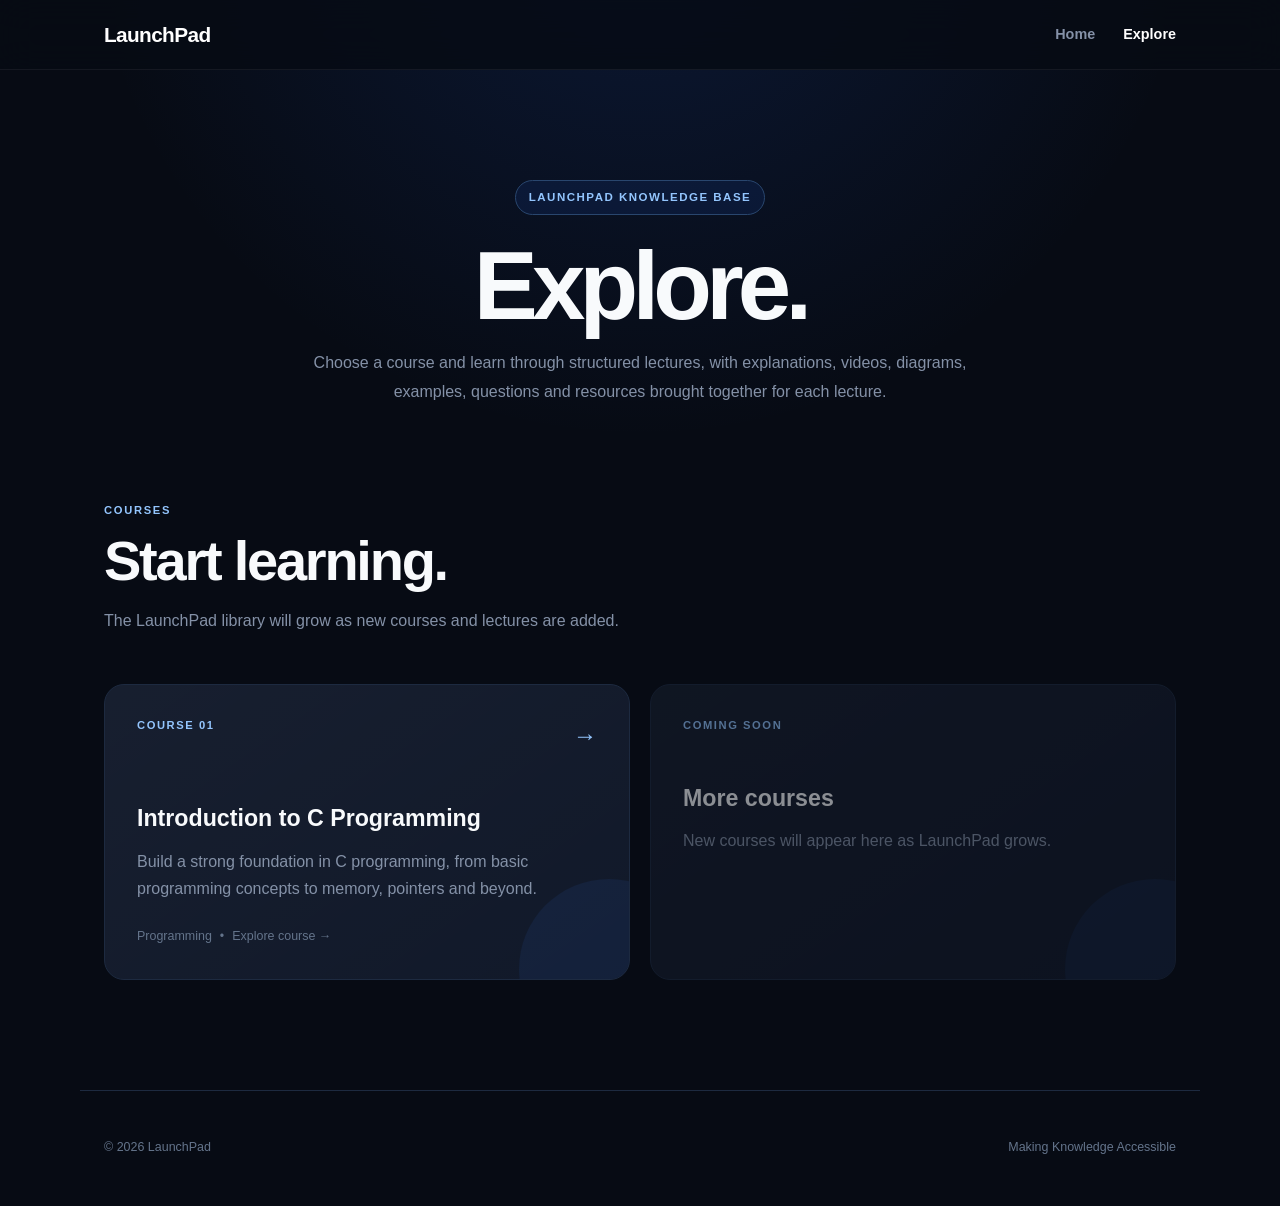
<file: explore.html>
<!DOCTYPE html>
<html lang="en">

<head>

    <meta charset="UTF-8">

    <meta name="viewport"
          content="width=device-width, initial-scale=1.0">

    <title>Explore — LaunchPad</title>

    <link rel="stylesheet"
          href="css/style.css">

</head>

<body>

    <nav class="navbar">

        <div class="nav-container">

            <a href="index.html" class="logo">
                LaunchPad
            </a>

            <div class="nav-links">

                <a href="index.html">
                    Home
                </a>

                <a href="explore.html" class="active">
                    Explore
                </a>

            </div>

        </div>

    </nav>


    <header class="explore-header">

        <span class="hero-badge">
            LAUNCHPAD KNOWLEDGE BASE
        </span>

        <h1>
            Explore.
        </h1>

        <p>
            Choose a course and learn through structured lectures,
            with explanations, videos, diagrams, examples, questions
            and resources brought together for each lecture.
        </p>

    </header>


    <main class="courses-section">

        <div class="section-heading">

            <span class="section-label">
                COURSES
            </span>

            <h2>
                Start learning.
            </h2>

            <p>
                The LaunchPad library will grow as new courses
                and lectures are added.
            </p>

        </div>


        <div class="course-grid">


            <a href="courses/introduction-to-c/index.html"
               class="course-card">

                <div class="course-card-top">

                    <span class="course-number">
                        COURSE 01
                    </span>

                    <span class="course-arrow">
                        →
                    </span>

                </div>

                <h3>
                    Introduction to C Programming
                </h3>

                <p>
                    Build a strong foundation in C programming,
                    from basic programming concepts to memory,
                    pointers and beyond.
                </p>

                <div class="course-meta">

                    <span>
                        Programming
                    </span>

                    <span>•</span>

                    <span>
                        Explore course →
                    </span>

                </div>

            </a>


            <div class="course-card course-card-placeholder">

                <div class="course-card-top">

                    <span class="course-number">
                        COMING SOON
                    </span>

                </div>

                <h3>
                    More courses
                </h3>

                <p>
                    New courses will appear here as LaunchPad
                    grows.
                </p>

            </div>


        </div>

    </main>


    <footer class="footer">

        <p>
            © 2026 LaunchPad
        </p>

        <p>
            Making Knowledge Accessible
        </p>

    </footer>

</body>

</html>
</file>
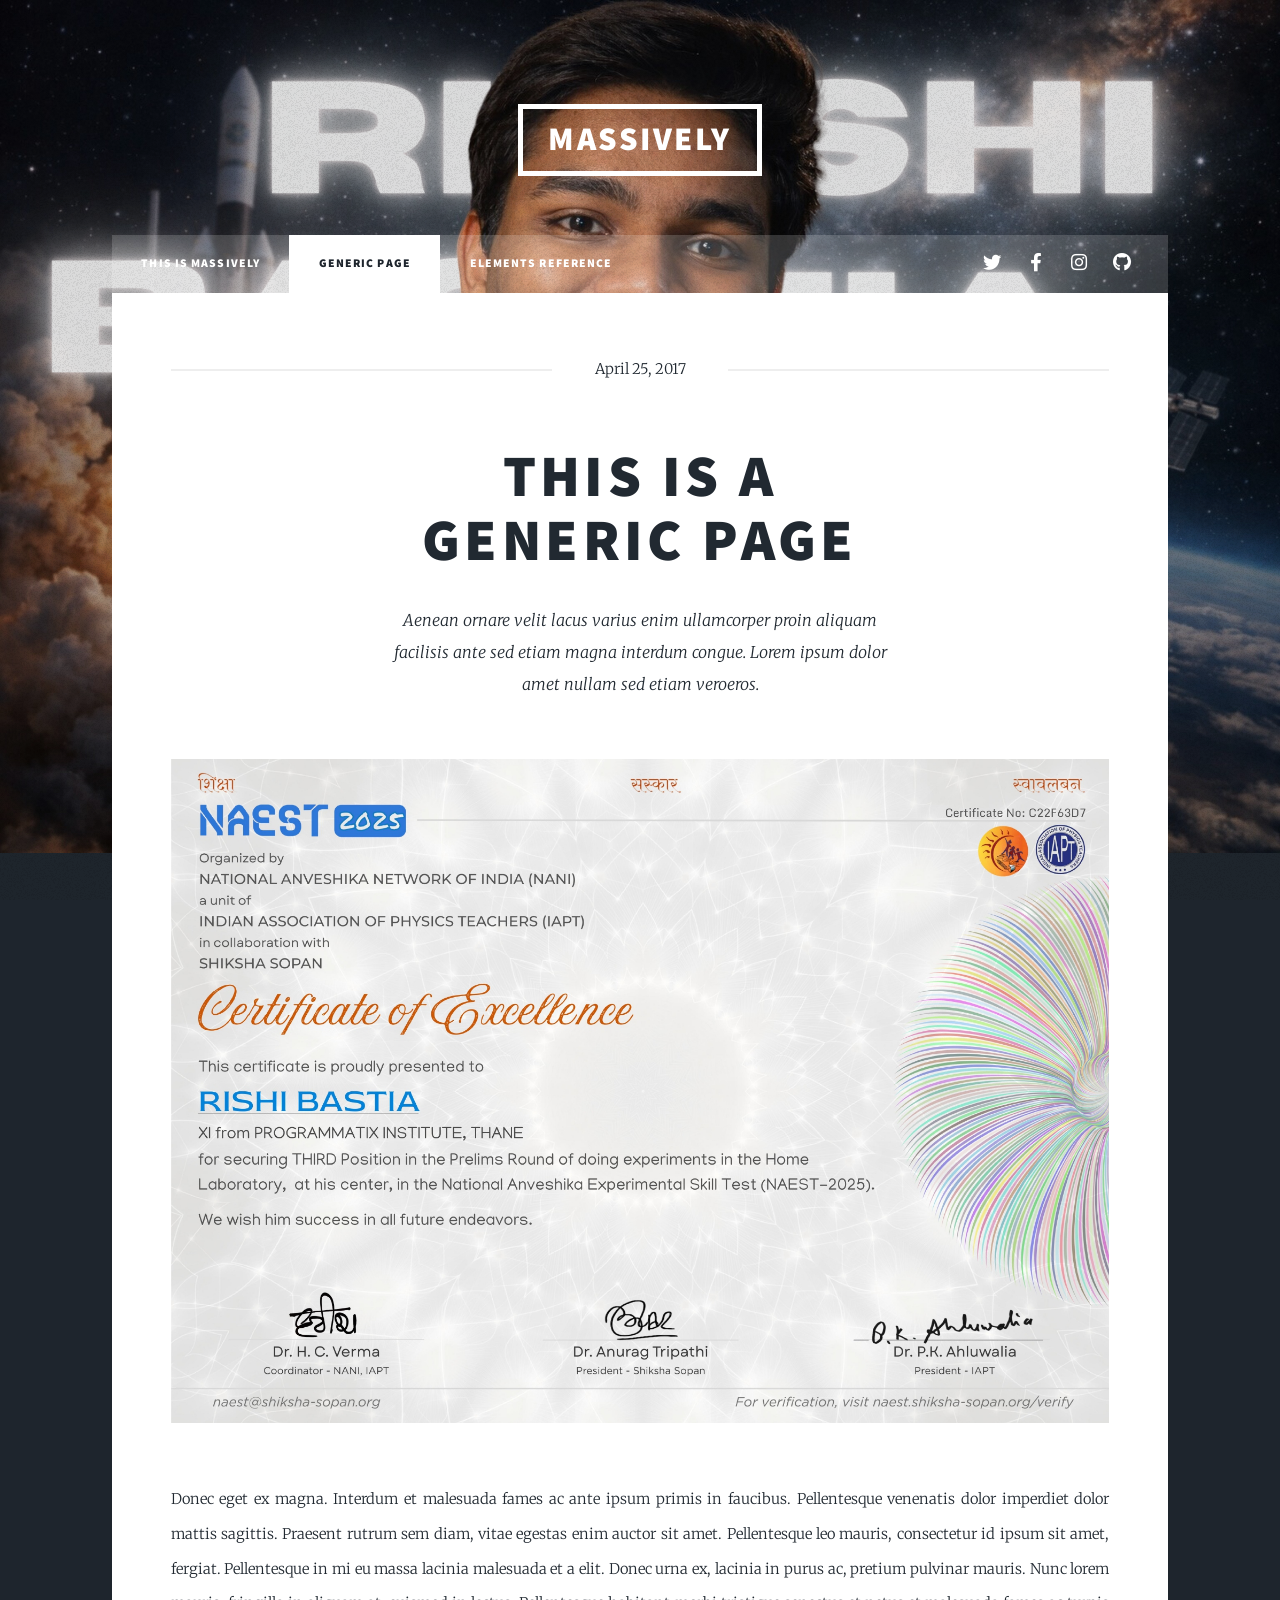
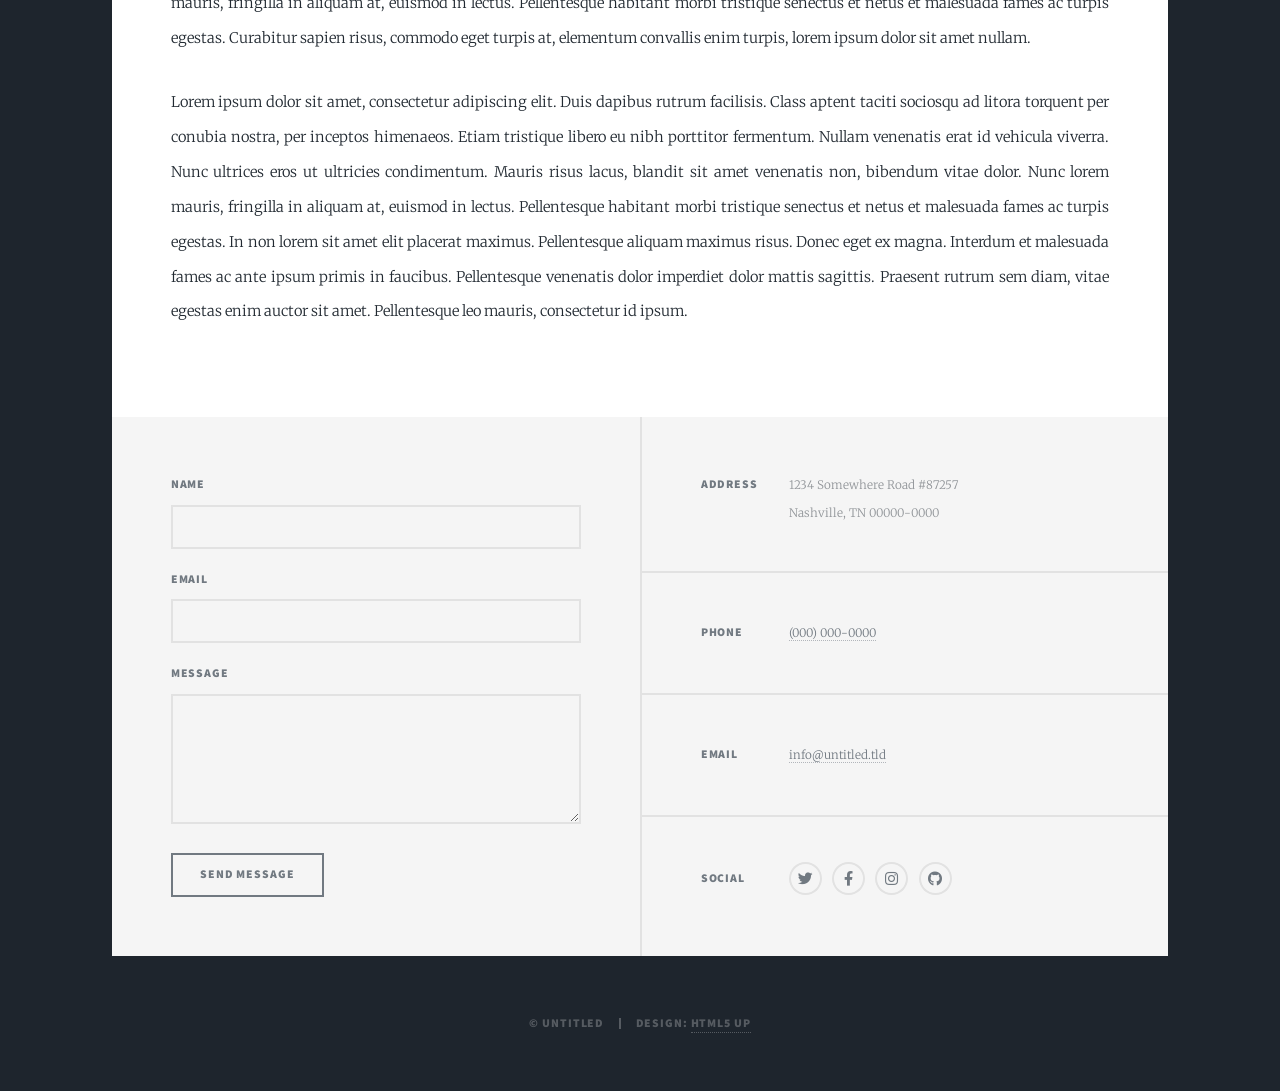
<file: generic.html>
<!DOCTYPE HTML>
<!--
	Massively by HTML5 UP
	html5up.net | @ajlkn
	Free for personal and commercial use under the CCA 3.0 license (html5up.net/license)
-->
<html>
	<head>
		<title>Generic Page - Massively by HTML5 UP</title>
		<meta charset="utf-8" />
		<meta name="viewport" content="width=device-width, initial-scale=1, user-scalable=no" />
		<link rel="stylesheet" href="assets/css/main.css" />
		<noscript><link rel="stylesheet" href="assets/css/noscript.css" /></noscript>
	</head>
	<body class="is-preload">

		<!-- Wrapper -->
			<div id="wrapper">

				<!-- Header -->
					<header id="header">
						<a href="index.html" class="logo">Massively</a>
					</header>

				<!-- Nav -->
					<nav id="nav">
						<ul class="links">
							<li><a href="index.html">This is Massively</a></li>
							<li class="active"><a href="generic.html">Generic Page</a></li>
							<li><a href="elements.html">Elements Reference</a></li>
						</ul>
						<ul class="icons">
							<li><a href="#" class="icon brands fa-twitter"><span class="label">Twitter</span></a></li>
							<li><a href="#" class="icon brands fa-facebook-f"><span class="label">Facebook</span></a></li>
							<li><a href="#" class="icon brands fa-instagram"><span class="label">Instagram</span></a></li>
							<li><a href="#" class="icon brands fa-github"><span class="label">GitHub</span></a></li>
						</ul>
					</nav>

				<!-- Main -->
					<div id="main">

						<!-- Post -->
							<section class="post">
								<header class="major">
									<span class="date">April 25, 2017</span>
									<h1>This is a<br />
									Generic Page</h1>
									<p>Aenean ornare velit lacus varius enim ullamcorper proin aliquam<br />
									facilisis ante sed etiam magna interdum congue. Lorem ipsum dolor<br />
									amet nullam sed etiam veroeros.</p>
								</header>
								<div class="image main"><img src="images/pic01.jpg" alt="" /></div>
								<p>Donec eget ex magna. Interdum et malesuada fames ac ante ipsum primis in faucibus. Pellentesque venenatis dolor imperdiet dolor mattis sagittis. Praesent rutrum sem diam, vitae egestas enim auctor sit amet. Pellentesque leo mauris, consectetur id ipsum sit amet, fergiat. Pellentesque in mi eu massa lacinia malesuada et a elit. Donec urna ex, lacinia in purus ac, pretium pulvinar mauris. Nunc lorem mauris, fringilla in aliquam at, euismod in lectus. Pellentesque habitant morbi tristique senectus et netus et malesuada fames ac turpis egestas. Curabitur sapien risus, commodo eget turpis at, elementum convallis enim turpis, lorem ipsum dolor sit amet nullam.</p>
								<p>Lorem ipsum dolor sit amet, consectetur adipiscing elit. Duis dapibus rutrum facilisis. Class aptent taciti sociosqu ad litora torquent per conubia nostra, per inceptos himenaeos. Etiam tristique libero eu nibh porttitor fermentum. Nullam venenatis erat id vehicula viverra. Nunc ultrices eros ut ultricies condimentum. Mauris risus lacus, blandit sit amet venenatis non, bibendum vitae dolor. Nunc lorem mauris, fringilla in aliquam at, euismod in lectus. Pellentesque habitant morbi tristique senectus et netus et malesuada fames ac turpis egestas. In non lorem sit amet elit placerat maximus. Pellentesque aliquam maximus risus. Donec eget ex magna. Interdum et malesuada fames ac ante ipsum primis in faucibus. Pellentesque venenatis dolor imperdiet dolor mattis sagittis. Praesent rutrum sem diam, vitae egestas enim auctor sit amet. Pellentesque leo mauris, consectetur id ipsum.</p>
							</section>

					</div>

				<!-- Footer -->
					<footer id="footer">
						<section>
							<form method="post" action="#">
								<div class="fields">
									<div class="field">
										<label for="name">Name</label>
										<input type="text" name="name" id="name" />
									</div>
									<div class="field">
										<label for="email">Email</label>
										<input type="text" name="email" id="email" />
									</div>
									<div class="field">
										<label for="message">Message</label>
										<textarea name="message" id="message" rows="3"></textarea>
									</div>
								</div>
								<ul class="actions">
									<li><input type="submit" value="Send Message" /></li>
								</ul>
							</form>
						</section>
						<section class="split contact">
							<section class="alt">
								<h3>Address</h3>
								<p>1234 Somewhere Road #87257<br />
								Nashville, TN 00000-0000</p>
							</section>
							<section>
								<h3>Phone</h3>
								<p><a href="#">(000) 000-0000</a></p>
							</section>
							<section>
								<h3>Email</h3>
								<p><a href="#">info@untitled.tld</a></p>
							</section>
							<section>
								<h3>Social</h3>
								<ul class="icons alt">
									<li><a href="#" class="icon brands alt fa-twitter"><span class="label">Twitter</span></a></li>
									<li><a href="#" class="icon brands alt fa-facebook-f"><span class="label">Facebook</span></a></li>
									<li><a href="#" class="icon brands alt fa-instagram"><span class="label">Instagram</span></a></li>
									<li><a href="#" class="icon brands alt fa-github"><span class="label">GitHub</span></a></li>
								</ul>
							</section>
						</section>
					</footer>

				<!-- Copyright -->
					<div id="copyright">
						<ul><li>&copy; Untitled</li><li>Design: <a href="https://html5up.net">HTML5 UP</a></li></ul>
					</div>

			</div>

		<!-- Scripts -->
			<script src="assets/js/jquery.min.js"></script>
			<script src="assets/js/jquery.scrollex.min.js"></script>
			<script src="assets/js/jquery.scrolly.min.js"></script>
			<script src="assets/js/browser.min.js"></script>
			<script src="assets/js/breakpoints.min.js"></script>
			<script src="assets/js/util.js"></script>
			<script src="assets/js/main.js"></script>

	</body>
</html>
</file>
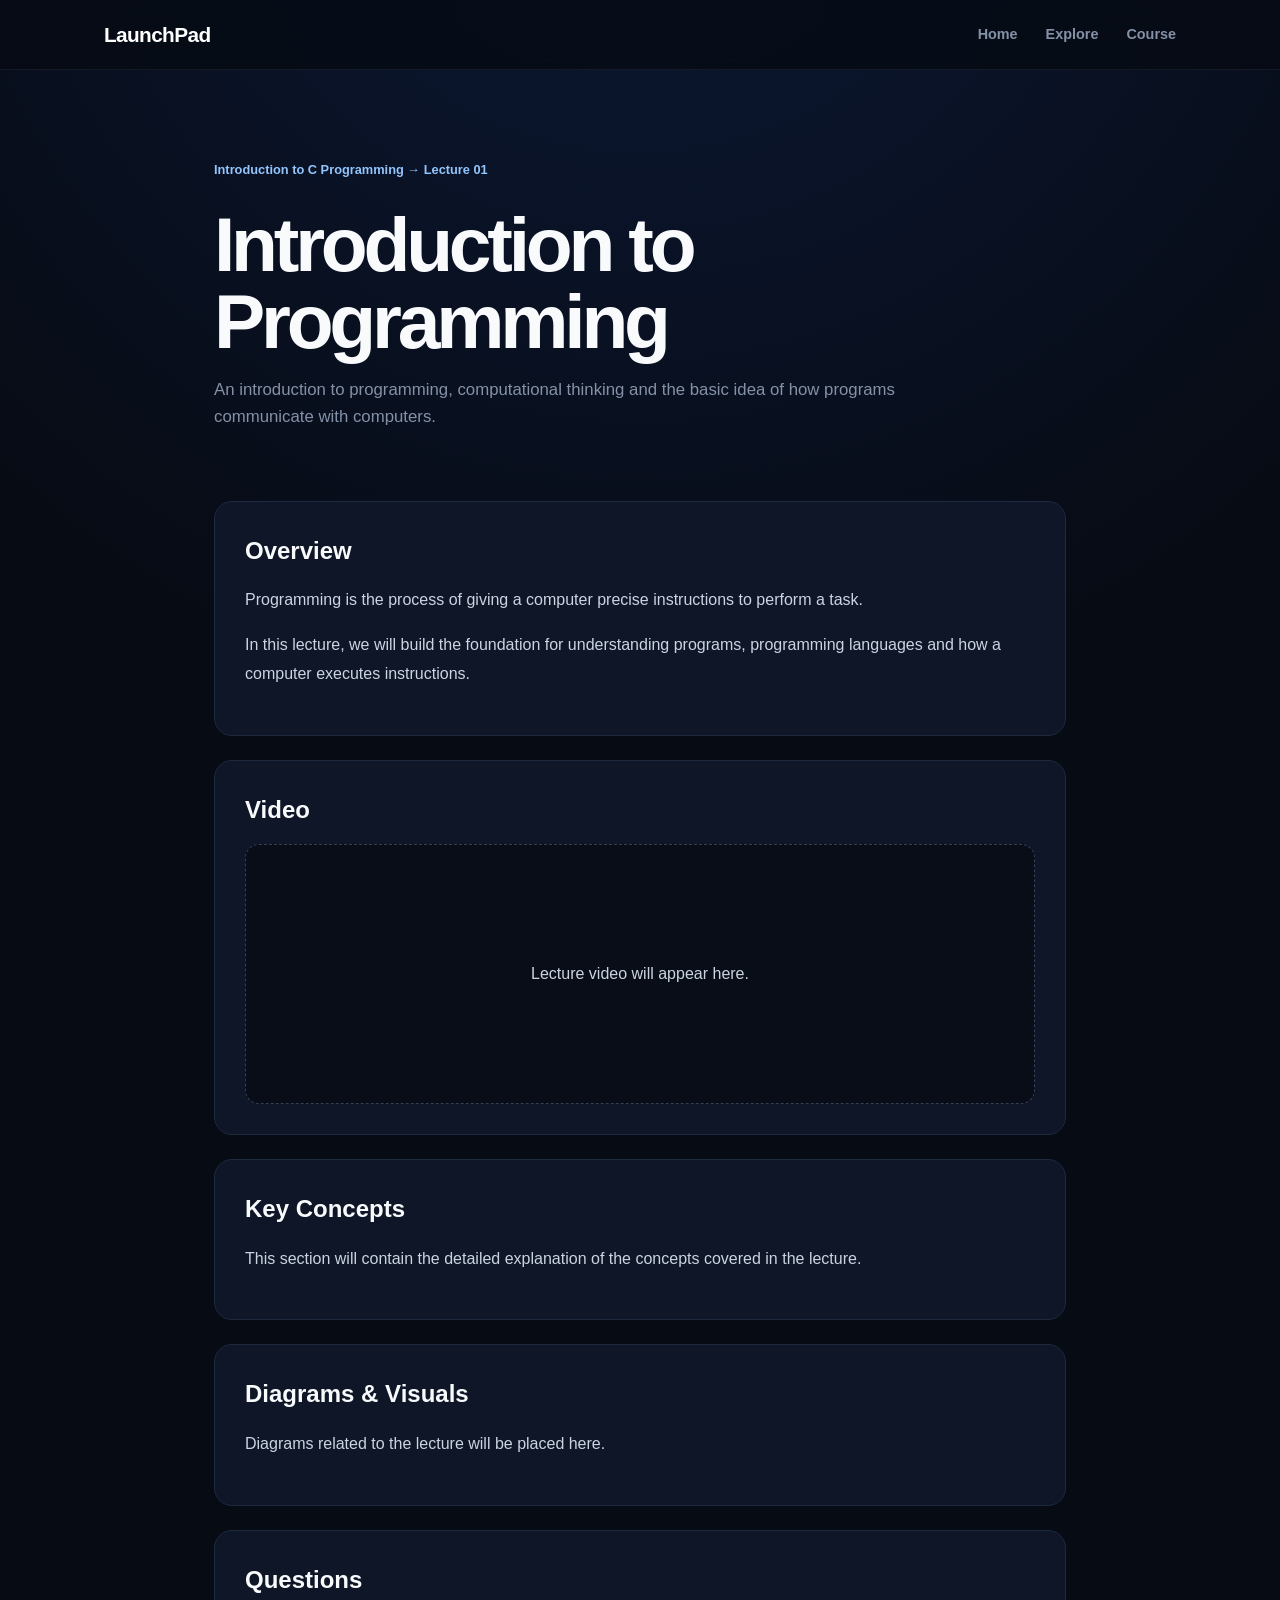
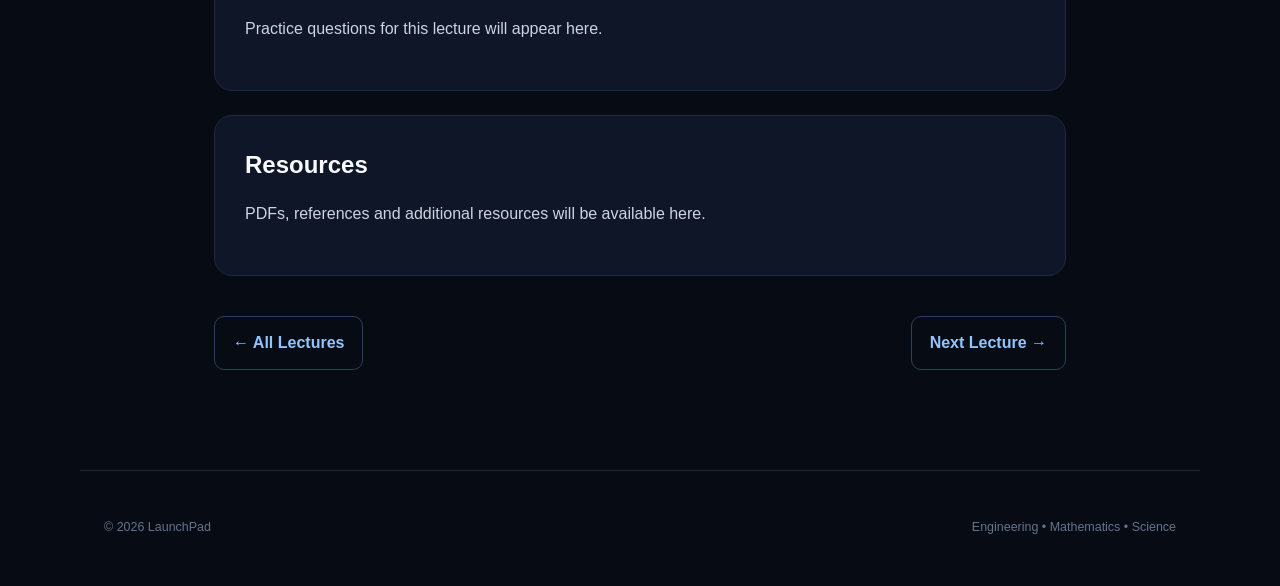
<file: courses/introduction-to-c/lecture-01.html>
<!DOCTYPE html>
<html lang="en">

<head>

    <meta charset="UTF-8">

    <meta name="viewport"
          content="width=device-width, initial-scale=1.0">

    <title>Lecture 1 — Introduction to Programming</title>

    <link rel="stylesheet"
          href="../../css/style.css">

</head>

<body>


    <nav class="navbar">

        <div class="nav-container">

            <a href="../../index.html"
               class="logo">
                LaunchPad
            </a>

            <div class="nav-links">

                <a href="../../index.html">
                    Home
                </a>

                <a href="../../explore.html">
                    Explore
                </a>

                <a href="index.html">
                    Course
                </a>

            </div>

        </div>

    </nav>


    <header class="lecture-header">

        <div class="breadcrumb">
            Introduction to C Programming → Lecture 01
        </div>

        <h1>
            Introduction to Programming
        </h1>

        <p>
            An introduction to programming, computational thinking
            and the basic idea of how programs communicate with
            computers.
        </p>

    </header>


    <main class="lecture-content">


        <section class="content-box">

            <h2>
                Overview
            </h2>

            <p>
                Programming is the process of giving a computer
                precise instructions to perform a task.
            </p>

            <p>
                In this lecture, we will build the foundation for
                understanding programs, programming languages and
                how a computer executes instructions.
            </p>

        </section>


        <section class="content-box">

            <h2>
                Video
            </h2>

            <div class="video-placeholder">

                <p>
                    Lecture video will appear here.
                </p>

            </div>

        </section>


        <section class="content-box">

            <h2>
                Key Concepts
            </h2>

            <p>
                This section will contain the detailed explanation
                of the concepts covered in the lecture.
            </p>

        </section>


        <section class="content-box">

            <h2>
                Diagrams & Visuals
            </h2>

            <p>
                Diagrams related to the lecture will be placed here.
            </p>

        </section>


        <section class="content-box">

            <h2>
                Questions
            </h2>

            <p>
                Practice questions for this lecture will appear here.
            </p>

        </section>


        <section class="content-box">

            <h2>
                Resources
            </h2>

            <p>
                PDFs, references and additional resources will be
                available here.
            </p>

        </section>


        <div class="lecture-navigation">

            <a href="index.html">
                ← All Lectures
            </a>

            <a href="lecture-02.html">
                Next Lecture →
            </a>

        </div>


    </main>


    <footer class="footer">

        <p>
            © 2026 LaunchPad
        </p>

        <p>
            Engineering • Mathematics • Science
        </p>

    </footer>


</body>

</html>
</file>
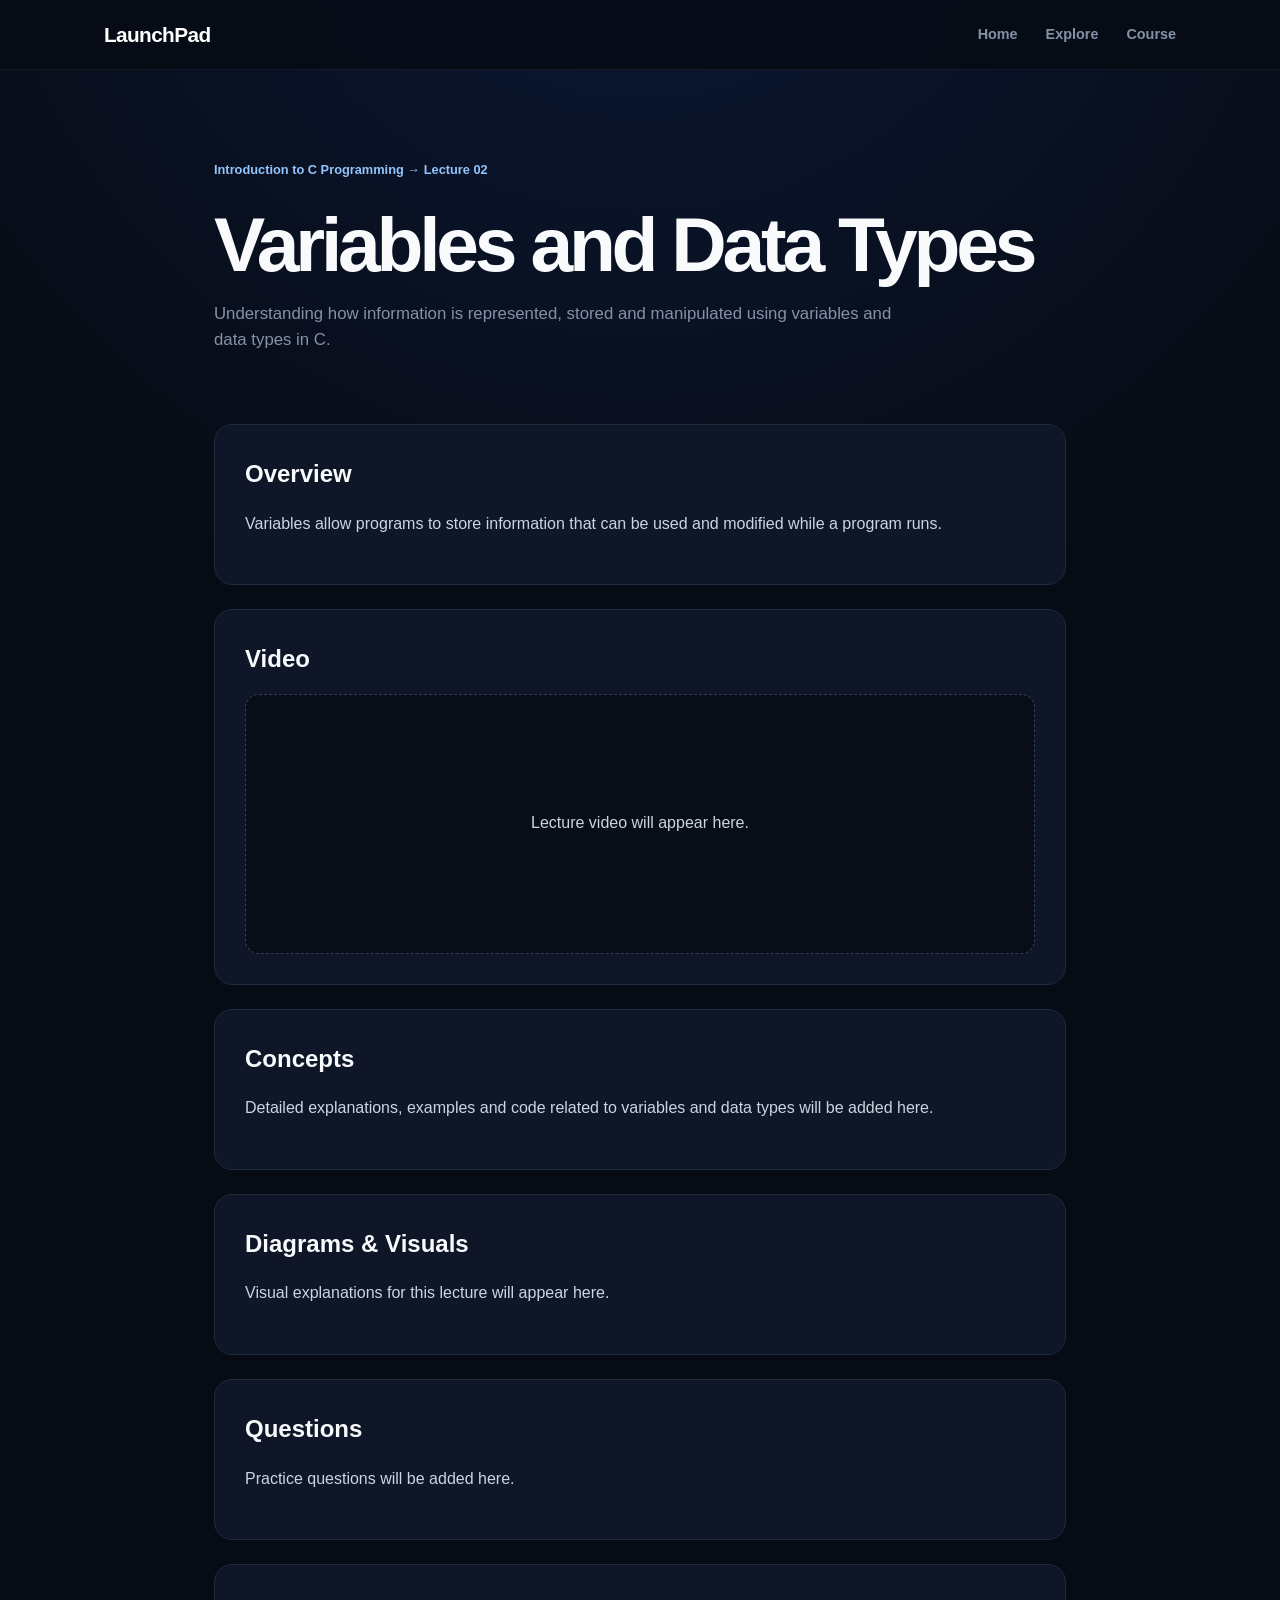
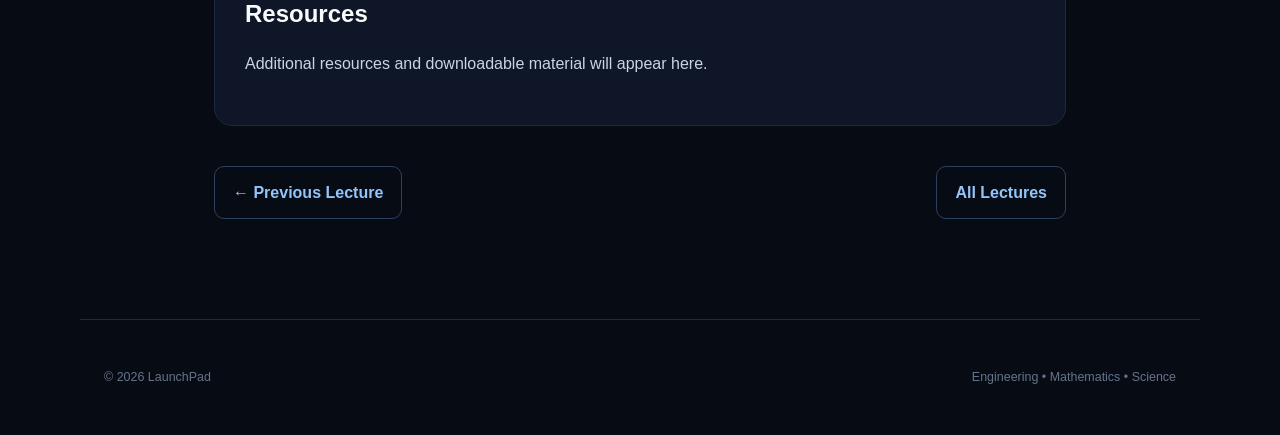
<file: courses/introduction-to-c/lecture-02.html>
<!DOCTYPE html>
<html lang="en">

<head>

    <meta charset="UTF-8">

    <meta name="viewport"
          content="width=device-width, initial-scale=1.0">

    <title>Lecture 2 — Variables and Data Types</title>

    <link rel="stylesheet"
          href="../../css/style.css">

</head>

<body>


    <nav class="navbar">

        <div class="nav-container">

            <a href="../../index.html"
               class="logo">
                LaunchPad
            </a>

            <div class="nav-links">

                <a href="../../index.html">
                    Home
                </a>

                <a href="../../explore.html">
                    Explore
                </a>

                <a href="index.html">
                    Course
                </a>

            </div>

        </div>

    </nav>


    <header class="lecture-header">

        <div class="breadcrumb">
            Introduction to C Programming → Lecture 02
        </div>

        <h1>
            Variables and Data Types
        </h1>

        <p>
            Understanding how information is represented, stored
            and manipulated using variables and data types in C.
        </p>

    </header>


    <main class="lecture-content">


        <section class="content-box">

            <h2>
                Overview
            </h2>

            <p>
                Variables allow programs to store information that
                can be used and modified while a program runs.
            </p>

        </section>


        <section class="content-box">

            <h2>
                Video
            </h2>

            <div class="video-placeholder">

                <p>
                    Lecture video will appear here.
                </p>

            </div>

        </section>


        <section class="content-box">

            <h2>
                Concepts
            </h2>

            <p>
                Detailed explanations, examples and code related
                to variables and data types will be added here.
            </p>

        </section>


        <section class="content-box">

            <h2>
                Diagrams & Visuals
            </h2>

            <p>
                Visual explanations for this lecture will appear here.
            </p>

        </section>


        <section class="content-box">

            <h2>
                Questions
            </h2>

            <p>
                Practice questions will be added here.
            </p>

        </section>


        <section class="content-box">

            <h2>
                Resources
            </h2>

            <p>
                Additional resources and downloadable material
                will appear here.
            </p>

        </section>


        <div class="lecture-navigation">

            <a href="lecture-01.html">
                ← Previous Lecture
            </a>

            <a href="index.html">
                All Lectures
            </a>

        </div>


    </main>


    <footer class="footer">

        <p>
            © 2026 LaunchPad
        </p>

        <p>
            Engineering • Mathematics • Science
        </p>

    </footer>


</body>

</html>
</file>
<file: css/style.css>
/* =========================================================
   LAUNCHPAD — GLOBAL DESIGN
   ========================================================= */

:root {
    --bg: #070b14;
    --bg-soft: #0b1120;
    --card: #0e1627;
    --card-hover: #121d32;

    --border: #1d2a40;
    --border-bright: #2d405f;

    --text: #f8fafc;
    --text-soft: #cbd5e1;
    --muted: #8491a7;

    --accent: #60a5fa;
    --accent-bright: #93c5fd;
    --accent-dark: #2563eb;

    --max-width: 1120px;
}


/* =========================================================
   RESET
   ========================================================= */

* {
    box-sizing: border-box;
}

html {
    scroll-behavior: smooth;
}

body {
    margin: 0;

    background:
        radial-gradient(
            circle at 50% -10%,
            rgba(37, 99, 235, 0.16),
            transparent 38%
        ),
        var(--bg);

    color: var(--text);

    font-family:
        -apple-system,
        BlinkMacSystemFont,
        "Segoe UI",
        Roboto,
        Helvetica,
        Arial,
        sans-serif;

    line-height: 1.6;
}

a {
    color: inherit;
    text-decoration: none;
}


/* =========================================================
   NAVIGATION
   ========================================================= */

.navbar {
    position: sticky;
    top: 0;
    z-index: 100;

    background: rgba(7, 11, 20, 0.82);

    border-bottom: 1px solid rgba(255, 255, 255, 0.06);

    backdrop-filter: blur(18px);
}

.nav-container {
    max-width: var(--max-width);

    margin: auto;

    padding: 18px 24px;

    display: flex;
    align-items: center;
    justify-content: space-between;
}

.logo {
    font-size: 1.3rem;
    font-weight: 800;

    letter-spacing: -0.03em;

    color: white;
}

.nav-links {
    display: flex;
    align-items: center;

    gap: 28px;
}

.nav-links a {
    color: var(--muted);

    font-size: 0.9rem;
    font-weight: 600;

    transition: color 0.2s ease;
}

.nav-links a:hover,
.nav-links a.active {
    color: white;
}


/* =========================================================
   HERO
   ========================================================= */

.hero {
    position: relative;

    overflow: hidden;

    min-height: 680px;

    display: flex;
    align-items: center;
    justify-content: center;

    text-align: center;

    padding: 100px 24px 120px;
}

.hero::before {
    content: "";

    position: absolute;

    width: 700px;
    height: 700px;

    left: 50%;
    top: 0;

    transform: translateX(-50%);

    background:
        radial-gradient(
            circle,
            rgba(59, 130, 246, 0.18),
            transparent 65%
        );

    pointer-events: none;
}

.hero-content {
    position: relative;

    max-width: 850px;
}

.hero-badge {
    display: inline-block;

    padding: 7px 13px;

    border: 1px solid #29466e;

    border-radius: 999px;

    background: rgba(37, 99, 235, 0.10);

    color: var(--accent-bright);

    font-size: 0.72rem;
    font-weight: 800;

    letter-spacing: 0.13em;
}

.hero h1 {
    margin: 28px 0 24px;

    font-size: clamp(4rem, 10vw, 7.5rem);

    line-height: 0.9;

    letter-spacing: -0.07em;
}

.hero h1 span {
    color: var(--accent);
}

.hero p {
    max-width: 720px;

    margin: auto;

    color: var(--text-soft);

    font-size: 1.08rem;

    line-height: 1.8;
}

.hero-buttons {
    display: flex;

    justify-content: center;

    gap: 14px;

    margin-top: 38px;

    flex-wrap: wrap;
}


/* =========================================================
   BUTTONS
   ========================================================= */

.btn {
    display: inline-flex;

    align-items: center;
    justify-content: center;

    min-height: 48px;

    padding: 0 22px;

    border-radius: 10px;

    font-size: 0.9rem;
    font-weight: 700;

    transition:
        transform 0.2s ease,
        background 0.2s ease,
        border-color 0.2s ease;
}

.btn:hover {
    transform: translateY(-2px);
}

.btn-primary {
    background: #3b82f6;

    color: white;

    box-shadow:
        0 8px 30px rgba(37, 99, 235, 0.25);
}

.btn-primary:hover {
    background: #60a5fa;
}

.btn-secondary {
    background: rgba(255, 255, 255, 0.04);

    border: 1px solid var(--border-bright);

    color: white;
}

.btn-secondary:hover {
    background: rgba(255, 255, 255, 0.08);
}


/* =========================================================
   GENERAL SECTIONS
   ========================================================= */

.section {
    max-width: var(--max-width);

    margin: auto;

    padding: 100px 24px;
}

.section-heading {
    max-width: 720px;

    margin-bottom: 48px;
}

.section-label {
    display: inline-block;

    margin-bottom: 12px;

    color: var(--accent-bright);

    font-size: 0.7rem;
    font-weight: 800;

    letter-spacing: 0.15em;
}

.section-heading h2 {
    margin: 0 0 16px;

    font-size: clamp(2.2rem, 5vw, 3.5rem);

    line-height: 1.05;

    letter-spacing: -0.04em;
}

.section-heading p {
    margin: 0;

    color: var(--muted);

    font-size: 1rem;

    line-height: 1.8;
}


/* =========================================================
   FEATURE CARDS
   ========================================================= */

.feature-grid {
    display: grid;

    grid-template-columns: repeat(3, 1fr);

    gap: 18px;
}

.feature-card {
    min-height: 230px;

    padding: 30px;

    background:
        linear-gradient(
            145deg,
            rgba(255,255,255,0.035),
            rgba(255,255,255,0.01)
        ),
        var(--card);

    border: 1px solid var(--border);

    border-radius: 18px;

    transition:
        transform 0.2s ease,
        border-color 0.2s ease;
}

.feature-card:hover {
    transform: translateY(-5px);

    border-color: #36557d;
}

.feature-icon {
    margin-bottom: 22px;

    font-size: 2rem;
}

.feature-card h3 {
    margin: 0 0 10px;

    font-size: 1.2rem;
}

.feature-card p {
    margin: 0;

    color: var(--muted);

    line-height: 1.7;
}


/* =========================================================
   LEARNING PATH
   ========================================================= */

.learning-path {
    max-width: 820px;

    padding: 8px;

    background: rgba(255,255,255,0.015);

    border: 1px solid var(--border);

    border-radius: 20px;
}

.path-step {
    display: flex;

    align-items: flex-start;

    gap: 20px;

    padding: 24px;
}

.path-number {
    flex-shrink: 0;

    width: 44px;
    height: 44px;

    display: flex;

    align-items: center;
    justify-content: center;

    border-radius: 12px;

    background: #12264a;

    color: var(--accent-bright);

    font-size: 0.8rem;
    font-weight: 800;
}

.path-step h3 {
    margin: 0 0 5px;

    font-size: 1.05rem;
}

.path-step p {
    margin: 0;

    color: var(--muted);
}

.path-line {
    height: 1px;

    margin: 0 24px;

    background: var(--border);
}


/* =========================================================
   CTA
   ========================================================= */

.cta-section {
    max-width: var(--max-width);

    margin: auto;

    padding: 60px 24px 100px;
}

.cta-content {
    padding: 80px 30px;

    text-align: center;

    background:
        radial-gradient(
            circle at 50% 0%,
            rgba(59,130,246,0.18),
            transparent 60%
        ),
        var(--card);

    border: 1px solid var(--border);

    border-radius: 24px;
}

.cta-content h2 {
    margin: 0 0 15px;

    font-size: clamp(2.2rem, 5vw, 3.4rem);

    letter-spacing: -0.04em;
}

.cta-content p {
    max-width: 620px;

    margin: 0 auto 30px;

    color: var(--muted);
}


/* =========================================================
   EXPLORE PAGE
   ========================================================= */

.explore-header {
    max-width: 850px;

    margin: auto;

    padding: 110px 24px 70px;

    text-align: center;
}

.explore-header h1 {
    margin: 25px 0 18px;

    font-size: clamp(3.8rem, 9vw, 6rem);

    line-height: 0.95;

    letter-spacing: -0.06em;
}

.explore-header p {
    max-width: 680px;

    margin: auto;

    color: var(--muted);

    line-height: 1.8;
}


/* =========================================================
   COURSE LIBRARY
   ========================================================= */

.courses-section {
    max-width: var(--max-width);

    margin: auto;

    padding: 20px 24px 110px;
}

.course-grid {
    display: grid;

    grid-template-columns: repeat(2, 1fr);

    gap: 20px;
}

.course-card {
    position: relative;

    display: block;

    padding: 32px;

    min-height: 290px;

    overflow: hidden;

    background:
        linear-gradient(
            145deg,
            rgba(255,255,255,0.04),
            rgba(255,255,255,0.01)
        ),
        var(--card);

    border: 1px solid var(--border);

    border-radius: 20px;

    transition:
        transform 0.25s ease,
        border-color 0.25s ease,
        box-shadow 0.25s ease;
}

.course-card::after {
    content: "";

    position: absolute;

    width: 180px;
    height: 180px;

    right: -70px;
    bottom: -80px;

    border-radius: 50%;

    background: rgba(59,130,246,0.08);

    transition: transform 0.3s ease;
}

.course-card:hover {
    transform: translateY(-6px);

    border-color: #3d6090;

    box-shadow:
        0 20px 50px rgba(0,0,0,0.25);
}

.course-card:hover::after {
    transform: scale(1.5);
}

.course-card-top {
    position: relative;
    z-index: 1;

    display: flex;

    justify-content: space-between;

    margin-bottom: 48px;
}

.course-number {
    color: var(--accent-bright);

    font-size: 0.7rem;
    font-weight: 800;

    letter-spacing: 0.14em;
}

.course-arrow {
    color: var(--accent-bright);

    font-size: 1.5rem;
}

.course-card h3 {
    position: relative;
    z-index: 1;

    margin: 0 0 14px;

    font-size: 1.45rem;

    line-height: 1.3;
}

.course-card p {
    position: relative;
    z-index: 1;

    margin: 0 0 25px;

    color: var(--muted);

    line-height: 1.7;
}

.course-meta {
    position: relative;
    z-index: 1;

    display: flex;

    gap: 8px;

    color: #64748b;

    font-size: 0.78rem;
}

.course-card-placeholder {
    opacity: 0.55;
}

.course-card-placeholder:hover {
    transform: none;

    border-color: var(--border);

    box-shadow: none;
}


/* =========================================================
   COURSE PAGE
   ========================================================= */

.course-header {
    max-width: var(--max-width);

    margin: auto;

    padding: 100px 24px 60px;
}

.course-header h1 {
    max-width: 850px;

    margin: 18px 0;

    font-size: clamp(2.8rem, 7vw, 5rem);

    line-height: 1;

    letter-spacing: -0.055em;
}

.course-header p {
    max-width: 700px;

    margin: 0;

    color: var(--muted);

    font-size: 1.05rem;

    line-height: 1.8;
}

.lecture-list-section {
    max-width: var(--max-width);

    margin: auto;

    padding: 20px 24px 110px;
}

.lecture-list {
    display: flex;

    flex-direction: column;

    gap: 14px;

    max-width: 900px;
}

.lecture-card {
    width: 100%;

    display: grid;

    grid-template-columns: 70px 1fr 40px;

    align-items: center;

    gap: 20px;

    padding: 24px 26px;

    background: var(--card);

    border: 1px solid var(--border);

    border-radius: 16px;

    transition:
        transform 0.2s ease,
        border-color 0.2s ease,
        background 0.2s ease;
}

a.lecture-card:hover {
    transform: translateX(5px);

    border-color: #3d6090;

    background: var(--card-hover);
}

.lecture-number {
    color: var(--accent-bright);

    font-size: 0.9rem;
    font-weight: 800;

    letter-spacing: 0.05em;
}

.lecture-info h3 {
    margin: 0 0 5px;

    font-size: 1.05rem;
}

.lecture-info p {
    margin: 0;

    color: var(--muted);

    font-size: 0.9rem;
}

.lecture-arrow {
    color: var(--accent-bright);

    font-size: 1.4rem;

    text-align: right;
}

.lecture-placeholder {
    opacity: 0.45;
}


/* =========================================================
   LECTURE PAGE
   ========================================================= */

.lecture-header {
    max-width: 900px;

    margin: auto;

    padding: 90px 24px 50px;
}

.breadcrumb {
    margin-bottom: 25px;

    color: var(--accent-bright);

    font-size: 0.8rem;
    font-weight: 700;
}

.lecture-header h1 {
    margin: 0 0 18px;

    font-size: clamp(2.7rem, 6vw, 4.8rem);

    line-height: 1;

    letter-spacing: -0.055em;
}

.lecture-header p {
    max-width: 700px;

    margin: 0;

    color: var(--muted);

    font-size: 1.05rem;
}

.lecture-content {
    max-width: 900px;

    margin: auto;

    padding: 20px 24px 100px;
}

.content-box {
    margin-bottom: 24px;

    padding: 30px;

    background: var(--card);

    border: 1px solid var(--border);

    border-radius: 18px;
}

.content-box h2 {
    margin-top: 0;

    margin-bottom: 15px;

    font-size: 1.5rem;
}

.content-box p {
    color: var(--text-soft);

    line-height: 1.8;
}

.video-placeholder {
    display: flex;

    min-height: 260px;

    align-items: center;
    justify-content: center;

    text-align: center;

    background: #080d18;

    border: 1px dashed #334155;

    border-radius: 14px;

    color: var(--muted);
}

.lecture-navigation {
    display: flex;

    justify-content: space-between;

    gap: 15px;

    margin-top: 40px;
}

.lecture-navigation a {
    display: inline-flex;

    padding: 13px 18px;

    border: 1px solid var(--border-bright);

    border-radius: 10px;

    color: var(--accent-bright);

    font-weight: 700;
}

.lecture-navigation a:hover {
    background: rgba(59,130,246,0.08);
}


/* =========================================================
   FOOTER
   ========================================================= */

.footer {
    max-width: var(--max-width);

    margin: auto;

    padding: 35px 24px;

    display: flex;

    justify-content: space-between;

    gap: 20px;

    border-top: 1px solid var(--border);

    color: #64748b;

    font-size: 0.78rem;
}


/* =========================================================
   MOBILE
   ========================================================= */

@media (max-width: 800px) {

    .nav-container {
        padding: 15px 18px;
    }

    .nav-links {
        gap: 15px;
    }

    .hero {
        min-height: 600px;

        padding: 80px 20px;
    }

    .hero h1 {
        font-size: clamp(3.6rem, 18vw, 6rem);
    }

    .feature-grid,
    .course-grid {
        grid-template-columns: 1fr;
    }

    .section {
        padding: 75px 20px;
    }

    .courses-section,
    .lecture-list-section,
    .lecture-content {
        padding-left: 20px;
        padding-right: 20px;
    }

    .lecture-card {
        grid-template-columns: 48px 1fr 25px;

        gap: 12px;

        padding: 20px;
    }

    .lecture-info p {
        font-size: 0.82rem;
    }

    .footer {
        flex-direction: column;

        gap: 5px;
    }

    .lecture-navigation {
        flex-direction: column;
    }

}
</file>
<file: assets/css/main.css>
@import url(fontawesome-all.min.css);
@import url("https://fonts.googleapis.com/css?family=Merriweather:300,700,300italic,700italic|Source+Sans+Pro:900");

/*
	Massively by HTML5 UP
	html5up.net | @ajlkn
	Free for personal and commercial use under the CCA 3.0 license (html5up.net/license)

*/

html, body, div, span, applet, object,
iframe, h1, h2, h3, h4, h5, h6, p, blockquote,
pre, a, abbr, acronym, address, big, cite,
code, del, dfn, em, img, ins, kbd, q, s, samp,
small, strike, strong, sub, sup, tt, var, b,
u, i, center, dl, dt, dd, ol, ul, li, fieldset,
form, label, legend, table, caption, tbody,
tfoot, thead, tr, th, td, article, aside,
canvas, details, embed, figure, figcaption,
footer, header, hgroup, menu, nav, output, ruby,
section, summary, time, mark, audio, video {
	margin: 0;
	padding: 0;
	border: 0;
	font-size: 100%;
	font: inherit;
	vertical-align: baseline;}

article, aside, details, figcaption, figure,
footer, header, hgroup, menu, nav, section {
	display: block;}

body {
	line-height: 1;
}

ol, ul {
	list-style: none;
}

blockquote, q {
	quotes: none;
}

	blockquote:before, blockquote:after, q:before, q:after {
		content: '';
		content: none;
	}

table {
	border-collapse: collapse;
	border-spacing: 0;
}

body {
	-webkit-text-size-adjust: none;
}

mark {
	background-color: transparent;
	color: inherit;
}

input::-moz-focus-inner {
	border: 0;
	padding: 0;
}

input, select, textarea {
	-moz-appearance: none;
	-webkit-appearance: none;
	-ms-appearance: none;
	appearance: none;
}

/* Basic */

	@-ms-viewport {
		width: device-width;
	}

	body {
		-ms-overflow-style: scrollbar;
	}

	@media screen and (max-width: 480px) {

		html, body {
			min-width: 320px;
		}

	}

	html {
		box-sizing: border-box;
	}

	*, *:before, *:after {
		box-sizing: inherit;
	}

	body {
		background-color: #1e252d;
	}

		body.is-preload *, body.is-preload *:before, body.is-preload *:after {
			-moz-animation: none !important;
			-webkit-animation: none !important;
			-ms-animation: none !important;
			animation: none !important;
			-moz-transition: none !important;
			-webkit-transition: none !important;
			-ms-transition: none !important;
			transition: none !important;
		}

/* Type */

	html {
		font-size: 16pt;
	}

		@media screen and (max-width: 1680px) {

			html {
				font-size: 12pt;
			}

		}

		@media screen and (max-width: 1280px) {

			html {
				font-size: 11pt;
			}

		}

		@media screen and (max-width: 360px) {

			html {
				font-size: 10pt;
			}

		}

	body {
		color: #212931;
	}

	body, input, select, textarea {
		font-family: "Merriweather", Georgia, serif;
		font-weight: 300;
		font-size: 1rem;
		line-height: 2.375;
	}

	a {
		-moz-transition: color 0.2s ease-in-out, background-color 0.2s ease-in-out, border-color 0.2s ease-in-out, box-shadow 0.2s ease-in-out;
		-webkit-transition: color 0.2s ease-in-out, background-color 0.2s ease-in-out, border-color 0.2s ease-in-out, box-shadow 0.2s ease-in-out;
		-ms-transition: color 0.2s ease-in-out, background-color 0.2s ease-in-out, border-color 0.2s ease-in-out, box-shadow 0.2s ease-in-out;
		transition: color 0.2s ease-in-out, background-color 0.2s ease-in-out, border-color 0.2s ease-in-out, box-shadow 0.2s ease-in-out;
		border-bottom: dotted 1px;
		text-decoration: none;
	}

		a:hover {
			border-bottom-color: transparent;
		}

	strong, b {
		font-weight: 600;
	}

	em, i {
		font-style: italic;
	}

	p {
		text-align: justify;
		margin: 0 0 2rem 0;
	}

	h1, h2, h3, h4, h5, h6 {
		font-family: "Source Sans Pro", Helvetica, sans-serif;
		font-weight: 900;
		line-height: 1.5;
		letter-spacing: 0.075em;
		text-transform: uppercase;
		margin: 0 0 1rem 0;
	}

		h1 a, h2 a, h3 a, h4 a, h5 a, h6 a {
			border-bottom: 0;
			color: inherit;
			text-decoration: none;
		}

	h1 {
		font-size: 4rem;
		line-height: 1.1;
		margin: 0 0 2rem 0;
	}

	h2 {
		font-size: 1.75rem;
		line-height: 1.3;
		margin: 0 0 1.5rem 0;
	}

	h3 {
		font-size: 1.25rem;
		margin: 0 0 1.5rem 0;
	}

	h4 {
		font-size: 1rem;
	}

	h5 {
		font-size: 0.9rem;
	}

	h6 {
		font-size: 0.8rem;
	}

	sub {
		font-size: 0.8rem;
		position: relative;
		top: 0.5rem;
	}

	sup {
		font-size: 0.8rem;
		position: relative;
		top: -0.5rem;
	}

	blockquote {
		border-left: solid 4px;
		font-style: italic;
		margin: 0 0 2rem 0;
		padding: 0.5rem 0 0.5rem 2rem;
	}

	code {
		border: solid 2px;
		font-family: "Courier New", monospace;
		font-size: 0.9rem;
		margin: 0 0.25rem;
		padding: 0.25rem 0.65rem;
	}

	pre {
		-webkit-overflow-scrolling: touch;
		font-family: "Courier New", monospace;
		font-size: 0.9rem;
		margin: 0 0 2rem 0;
	}

		pre code {
			display: block;
			line-height: 1.75;
			padding: 1rem 1.5rem;
			overflow-x: auto;
		}

	hr {
		border: 0;
		border-bottom: solid 2px;
		margin: 3rem 0;
	}

		hr.major {
			margin: 5rem 0;
		}

	.align-left {
		text-align: left;
	}

	.align-center {
		text-align: center;
	}

	.align-right {
		text-align: right;
	}

	input, select, textarea {
		color: #212931;
	}

	a {
		color: #212931;
		border-bottom-color: rgba(33, 41, 49, 0.5);
	}

		a:hover {
			border-bottom-color: transparent;
			color: #18bfef !important;
		}

	strong, b {
		color: #212931;
	}

	h1, h2, h3, h4, h5, h6 {
		color: #212931;
	}

	blockquote {
		border-left-color: #eeeeee;
	}

	code {
		background: rgba(220, 220, 220, 0.25);
		border-color: #eeeeee;
	}

	hr {
		border-bottom-color: #eeeeee;
	}

/* Row */

	.row {
		display: flex;
		flex-wrap: wrap;
		box-sizing: border-box;
		align-items: stretch;
	}

		.row > * {
			box-sizing: border-box;
		}

		.row.gtr-uniform > * > :last-child {
			margin-bottom: 0;
		}

		.row.aln-left {
			justify-content: flex-start;
		}

		.row.aln-center {
			justify-content: center;
		}

		.row.aln-right {
			justify-content: flex-end;
		}

		.row.aln-top {
			align-items: flex-start;
		}

		.row.aln-middle {
			align-items: center;
		}

		.row.aln-bottom {
			align-items: flex-end;
		}

		.row > .imp {
			order: -1;
		}

		.row > .col-1 {
			width: 8.33333%;
		}

		.row > .off-1 {
			margin-left: 8.33333%;
		}

		.row > .col-2 {
			width: 16.66667%;
		}

		.row > .off-2 {
			margin-left: 16.66667%;
		}

		.row > .col-3 {
			width: 25%;
		}

		.row > .off-3 {
			margin-left: 25%;
		}

		.row > .col-4 {
			width: 33.33333%;
		}

		.row > .off-4 {
			margin-left: 33.33333%;
		}

		.row > .col-5 {
			width: 41.66667%;
		}

		.row > .off-5 {
			margin-left: 41.66667%;
		}

		.row > .col-6 {
			width: 50%;
		}

		.row > .off-6 {
			margin-left: 50%;
		}

		.row > .col-7 {
			width: 58.33333%;
		}

		.row > .off-7 {
			margin-left: 58.33333%;
		}

		.row > .col-8 {
			width: 66.66667%;
		}

		.row > .off-8 {
			margin-left: 66.66667%;
		}

		.row > .col-9 {
			width: 75%;
		}

		.row > .off-9 {
			margin-left: 75%;
		}

		.row > .col-10 {
			width: 83.33333%;
		}

		.row > .off-10 {
			margin-left: 83.33333%;
		}

		.row > .col-11 {
			width: 91.66667%;
		}

		.row > .off-11 {
			margin-left: 91.66667%;
		}

		.row > .col-12 {
			width: 100%;
		}

		.row > .off-12 {
			margin-left: 100%;
		}

		.row.gtr-0 {
			margin-top: 0;
			margin-left: 0rem;
		}

			.row.gtr-0 > * {
				padding: 0 0 0 0rem;
			}

			.row.gtr-0.gtr-uniform {
				margin-top: 0rem;
			}

				.row.gtr-0.gtr-uniform > * {
					padding-top: 0rem;
				}

		.row.gtr-25 {
			margin-top: 0;
			margin-left: -0.375rem;
		}

			.row.gtr-25 > * {
				padding: 0 0 0 0.375rem;
			}

			.row.gtr-25.gtr-uniform {
				margin-top: -0.375rem;
			}

				.row.gtr-25.gtr-uniform > * {
					padding-top: 0.375rem;
				}

		.row.gtr-50 {
			margin-top: 0;
			margin-left: -0.75rem;
		}

			.row.gtr-50 > * {
				padding: 0 0 0 0.75rem;
			}

			.row.gtr-50.gtr-uniform {
				margin-top: -0.75rem;
			}

				.row.gtr-50.gtr-uniform > * {
					padding-top: 0.75rem;
				}

		.row {
			margin-top: 0;
			margin-left: -1.5rem;
		}

			.row > * {
				padding: 0 0 0 1.5rem;
			}

			.row.gtr-uniform {
				margin-top: -1.5rem;
			}

				.row.gtr-uniform > * {
					padding-top: 1.5rem;
				}

		.row.gtr-150 {
			margin-top: 0;
			margin-left: -2.25rem;
		}

			.row.gtr-150 > * {
				padding: 0 0 0 2.25rem;
			}

			.row.gtr-150.gtr-uniform {
				margin-top: -2.25rem;
			}

				.row.gtr-150.gtr-uniform > * {
					padding-top: 2.25rem;
				}

		.row.gtr-200 {
			margin-top: 0;
			margin-left: -3rem;
		}

			.row.gtr-200 > * {
				padding: 0 0 0 3rem;
			}

			.row.gtr-200.gtr-uniform {
				margin-top: -3rem;
			}

				.row.gtr-200.gtr-uniform > * {
					padding-top: 3rem;
				}

		@media screen and (max-width: 1680px) {

			.row {
				display: flex;
				flex-wrap: wrap;
				box-sizing: border-box;
				align-items: stretch;
			}

				.row > * {
					box-sizing: border-box;
				}

				.row.gtr-uniform > * > :last-child {
					margin-bottom: 0;
				}

				.row.aln-left {
					justify-content: flex-start;
				}

				.row.aln-center {
					justify-content: center;
				}

				.row.aln-right {
					justify-content: flex-end;
				}

				.row.aln-top {
					align-items: flex-start;
				}

				.row.aln-middle {
					align-items: center;
				}

				.row.aln-bottom {
					align-items: flex-end;
				}

				.row > .imp-xlarge {
					order: -1;
				}

				.row > .col-1-xlarge {
					width: 8.33333%;
				}

				.row > .off-1-xlarge {
					margin-left: 8.33333%;
				}

				.row > .col-2-xlarge {
					width: 16.66667%;
				}

				.row > .off-2-xlarge {
					margin-left: 16.66667%;
				}

				.row > .col-3-xlarge {
					width: 25%;
				}

				.row > .off-3-xlarge {
					margin-left: 25%;
				}

				.row > .col-4-xlarge {
					width: 33.33333%;
				}

				.row > .off-4-xlarge {
					margin-left: 33.33333%;
				}

				.row > .col-5-xlarge {
					width: 41.66667%;
				}

				.row > .off-5-xlarge {
					margin-left: 41.66667%;
				}

				.row > .col-6-xlarge {
					width: 50%;
				}

				.row > .off-6-xlarge {
					margin-left: 50%;
				}

				.row > .col-7-xlarge {
					width: 58.33333%;
				}

				.row > .off-7-xlarge {
					margin-left: 58.33333%;
				}

				.row > .col-8-xlarge {
					width: 66.66667%;
				}

				.row > .off-8-xlarge {
					margin-left: 66.66667%;
				}

				.row > .col-9-xlarge {
					width: 75%;
				}

				.row > .off-9-xlarge {
					margin-left: 75%;
				}

				.row > .col-10-xlarge {
					width: 83.33333%;
				}

				.row > .off-10-xlarge {
					margin-left: 83.33333%;
				}

				.row > .col-11-xlarge {
					width: 91.66667%;
				}

				.row > .off-11-xlarge {
					margin-left: 91.66667%;
				}

				.row > .col-12-xlarge {
					width: 100%;
				}

				.row > .off-12-xlarge {
					margin-left: 100%;
				}

				.row.gtr-0 {
					margin-top: 0;
					margin-left: 0rem;
				}

					.row.gtr-0 > * {
						padding: 0 0 0 0rem;
					}

					.row.gtr-0.gtr-uniform {
						margin-top: 0rem;
					}

						.row.gtr-0.gtr-uniform > * {
							padding-top: 0rem;
						}

				.row.gtr-25 {
					margin-top: 0;
					margin-left: -0.375rem;
				}

					.row.gtr-25 > * {
						padding: 0 0 0 0.375rem;
					}

					.row.gtr-25.gtr-uniform {
						margin-top: -0.375rem;
					}

						.row.gtr-25.gtr-uniform > * {
							padding-top: 0.375rem;
						}

				.row.gtr-50 {
					margin-top: 0;
					margin-left: -0.75rem;
				}

					.row.gtr-50 > * {
						padding: 0 0 0 0.75rem;
					}

					.row.gtr-50.gtr-uniform {
						margin-top: -0.75rem;
					}

						.row.gtr-50.gtr-uniform > * {
							padding-top: 0.75rem;
						}

				.row {
					margin-top: 0;
					margin-left: -1.5rem;
				}

					.row > * {
						padding: 0 0 0 1.5rem;
					}

					.row.gtr-uniform {
						margin-top: -1.5rem;
					}

						.row.gtr-uniform > * {
							padding-top: 1.5rem;
						}

				.row.gtr-150 {
					margin-top: 0;
					margin-left: -2.25rem;
				}

					.row.gtr-150 > * {
						padding: 0 0 0 2.25rem;
					}

					.row.gtr-150.gtr-uniform {
						margin-top: -2.25rem;
					}

						.row.gtr-150.gtr-uniform > * {
							padding-top: 2.25rem;
						}

				.row.gtr-200 {
					margin-top: 0;
					margin-left: -3rem;
				}

					.row.gtr-200 > * {
						padding: 0 0 0 3rem;
					}

					.row.gtr-200.gtr-uniform {
						margin-top: -3rem;
					}

						.row.gtr-200.gtr-uniform > * {
							padding-top: 3rem;
						}

		}

		@media screen and (max-width: 1280px) {

			.row {
				display: flex;
				flex-wrap: wrap;
				box-sizing: border-box;
				align-items: stretch;
			}

				.row > * {
					box-sizing: border-box;
				}

				.row.gtr-uniform > * > :last-child {
					margin-bottom: 0;
				}

				.row.aln-left {
					justify-content: flex-start;
				}

				.row.aln-center {
					justify-content: center;
				}

				.row.aln-right {
					justify-content: flex-end;
				}

				.row.aln-top {
					align-items: flex-start;
				}

				.row.aln-middle {
					align-items: center;
				}

				.row.aln-bottom {
					align-items: flex-end;
				}

				.row > .imp-large {
					order: -1;
				}

				.row > .col-1-large {
					width: 8.33333%;
				}

				.row > .off-1-large {
					margin-left: 8.33333%;
				}

				.row > .col-2-large {
					width: 16.66667%;
				}

				.row > .off-2-large {
					margin-left: 16.66667%;
				}

				.row > .col-3-large {
					width: 25%;
				}

				.row > .off-3-large {
					margin-left: 25%;
				}

				.row > .col-4-large {
					width: 33.33333%;
				}

				.row > .off-4-large {
					margin-left: 33.33333%;
				}

				.row > .col-5-large {
					width: 41.66667%;
				}

				.row > .off-5-large {
					margin-left: 41.66667%;
				}

				.row > .col-6-large {
					width: 50%;
				}

				.row > .off-6-large {
					margin-left: 50%;
				}

				.row > .col-7-large {
					width: 58.33333%;
				}

				.row > .off-7-large {
					margin-left: 58.33333%;
				}

				.row > .col-8-large {
					width: 66.66667%;
				}

				.row > .off-8-large {
					margin-left: 66.66667%;
				}

				.row > .col-9-large {
					width: 75%;
				}

				.row > .off-9-large {
					margin-left: 75%;
				}

				.row > .col-10-large {
					width: 83.33333%;
				}

				.row > .off-10-large {
					margin-left: 83.33333%;
				}

				.row > .col-11-large {
					width: 91.66667%;
				}

				.row > .off-11-large {
					margin-left: 91.66667%;
				}

				.row > .col-12-large {
					width: 100%;
				}

				.row > .off-12-large {
					margin-left: 100%;
				}

				.row.gtr-0 {
					margin-top: 0;
					margin-left: 0rem;
				}

					.row.gtr-0 > * {
						padding: 0 0 0 0rem;
					}

					.row.gtr-0.gtr-uniform {
						margin-top: 0rem;
					}

						.row.gtr-0.gtr-uniform > * {
							padding-top: 0rem;
						}

				.row.gtr-25 {
					margin-top: 0;
					margin-left: -0.375rem;
				}

					.row.gtr-25 > * {
						padding: 0 0 0 0.375rem;
					}

					.row.gtr-25.gtr-uniform {
						margin-top: -0.375rem;
					}

						.row.gtr-25.gtr-uniform > * {
							padding-top: 0.375rem;
						}

				.row.gtr-50 {
					margin-top: 0;
					margin-left: -0.75rem;
				}

					.row.gtr-50 > * {
						padding: 0 0 0 0.75rem;
					}

					.row.gtr-50.gtr-uniform {
						margin-top: -0.75rem;
					}

						.row.gtr-50.gtr-uniform > * {
							padding-top: 0.75rem;
						}

				.row {
					margin-top: 0;
					margin-left: -1.5rem;
				}

					.row > * {
						padding: 0 0 0 1.5rem;
					}

					.row.gtr-uniform {
						margin-top: -1.5rem;
					}

						.row.gtr-uniform > * {
							padding-top: 1.5rem;
						}

				.row.gtr-150 {
					margin-top: 0;
					margin-left: -2.25rem;
				}

					.row.gtr-150 > * {
						padding: 0 0 0 2.25rem;
					}

					.row.gtr-150.gtr-uniform {
						margin-top: -2.25rem;
					}

						.row.gtr-150.gtr-uniform > * {
							padding-top: 2.25rem;
						}

				.row.gtr-200 {
					margin-top: 0;
					margin-left: -3rem;
				}

					.row.gtr-200 > * {
						padding: 0 0 0 3rem;
					}

					.row.gtr-200.gtr-uniform {
						margin-top: -3rem;
					}

						.row.gtr-200.gtr-uniform > * {
							padding-top: 3rem;
						}

		}

		@media screen and (max-width: 980px) {

			.row {
				display: flex;
				flex-wrap: wrap;
				box-sizing: border-box;
				align-items: stretch;
			}

				.row > * {
					box-sizing: border-box;
				}

				.row.gtr-uniform > * > :last-child {
					margin-bottom: 0;
				}

				.row.aln-left {
					justify-content: flex-start;
				}

				.row.aln-center {
					justify-content: center;
				}

				.row.aln-right {
					justify-content: flex-end;
				}

				.row.aln-top {
					align-items: flex-start;
				}

				.row.aln-middle {
					align-items: center;
				}

				.row.aln-bottom {
					align-items: flex-end;
				}

				.row > .imp-medium {
					order: -1;
				}

				.row > .col-1-medium {
					width: 8.33333%;
				}

				.row > .off-1-medium {
					margin-left: 8.33333%;
				}

				.row > .col-2-medium {
					width: 16.66667%;
				}

				.row > .off-2-medium {
					margin-left: 16.66667%;
				}

				.row > .col-3-medium {
					width: 25%;
				}

				.row > .off-3-medium {
					margin-left: 25%;
				}

				.row > .col-4-medium {
					width: 33.33333%;
				}

				.row > .off-4-medium {
					margin-left: 33.33333%;
				}

				.row > .col-5-medium {
					width: 41.66667%;
				}

				.row > .off-5-medium {
					margin-left: 41.66667%;
				}

				.row > .col-6-medium {
					width: 50%;
				}

				.row > .off-6-medium {
					margin-left: 50%;
				}

				.row > .col-7-medium {
					width: 58.33333%;
				}

				.row > .off-7-medium {
					margin-left: 58.33333%;
				}

				.row > .col-8-medium {
					width: 66.66667%;
				}

				.row > .off-8-medium {
					margin-left: 66.66667%;
				}

				.row > .col-9-medium {
					width: 75%;
				}

				.row > .off-9-medium {
					margin-left: 75%;
				}

				.row > .col-10-medium {
					width: 83.33333%;
				}

				.row > .off-10-medium {
					margin-left: 83.33333%;
				}

				.row > .col-11-medium {
					width: 91.66667%;
				}

				.row > .off-11-medium {
					margin-left: 91.66667%;
				}

				.row > .col-12-medium {
					width: 100%;
				}

				.row > .off-12-medium {
					margin-left: 100%;
				}

				.row.gtr-0 {
					margin-top: 0;
					margin-left: 0rem;
				}

					.row.gtr-0 > * {
						padding: 0 0 0 0rem;
					}

					.row.gtr-0.gtr-uniform {
						margin-top: 0rem;
					}

						.row.gtr-0.gtr-uniform > * {
							padding-top: 0rem;
						}

				.row.gtr-25 {
					margin-top: 0;
					margin-left: -0.375rem;
				}

					.row.gtr-25 > * {
						padding: 0 0 0 0.375rem;
					}

					.row.gtr-25.gtr-uniform {
						margin-top: -0.375rem;
					}

						.row.gtr-25.gtr-uniform > * {
							padding-top: 0.375rem;
						}

				.row.gtr-50 {
					margin-top: 0;
					margin-left: -0.75rem;
				}

					.row.gtr-50 > * {
						padding: 0 0 0 0.75rem;
					}

					.row.gtr-50.gtr-uniform {
						margin-top: -0.75rem;
					}

						.row.gtr-50.gtr-uniform > * {
							padding-top: 0.75rem;
						}

				.row {
					margin-top: 0;
					margin-left: -1.5rem;
				}

					.row > * {
						padding: 0 0 0 1.5rem;
					}

					.row.gtr-uniform {
						margin-top: -1.5rem;
					}

						.row.gtr-uniform > * {
							padding-top: 1.5rem;
						}

				.row.gtr-150 {
					margin-top: 0;
					margin-left: -2.25rem;
				}

					.row.gtr-150 > * {
						padding: 0 0 0 2.25rem;
					}

					.row.gtr-150.gtr-uniform {
						margin-top: -2.25rem;
					}

						.row.gtr-150.gtr-uniform > * {
							padding-top: 2.25rem;
						}

				.row.gtr-200 {
					margin-top: 0;
					margin-left: -3rem;
				}

					.row.gtr-200 > * {
						padding: 0 0 0 3rem;
					}

					.row.gtr-200.gtr-uniform {
						margin-top: -3rem;
					}

						.row.gtr-200.gtr-uniform > * {
							padding-top: 3rem;
						}

		}

		@media screen and (max-width: 736px) {

			.row {
				display: flex;
				flex-wrap: wrap;
				box-sizing: border-box;
				align-items: stretch;
			}

				.row > * {
					box-sizing: border-box;
				}

				.row.gtr-uniform > * > :last-child {
					margin-bottom: 0;
				}

				.row.aln-left {
					justify-content: flex-start;
				}

				.row.aln-center {
					justify-content: center;
				}

				.row.aln-right {
					justify-content: flex-end;
				}

				.row.aln-top {
					align-items: flex-start;
				}

				.row.aln-middle {
					align-items: center;
				}

				.row.aln-bottom {
					align-items: flex-end;
				}

				.row > .imp-small {
					order: -1;
				}

				.row > .col-1-small {
					width: 8.33333%;
				}

				.row > .off-1-small {
					margin-left: 8.33333%;
				}

				.row > .col-2-small {
					width: 16.66667%;
				}

				.row > .off-2-small {
					margin-left: 16.66667%;
				}

				.row > .col-3-small {
					width: 25%;
				}

				.row > .off-3-small {
					margin-left: 25%;
				}

				.row > .col-4-small {
					width: 33.33333%;
				}

				.row > .off-4-small {
					margin-left: 33.33333%;
				}

				.row > .col-5-small {
					width: 41.66667%;
				}

				.row > .off-5-small {
					margin-left: 41.66667%;
				}

				.row > .col-6-small {
					width: 50%;
				}

				.row > .off-6-small {
					margin-left: 50%;
				}

				.row > .col-7-small {
					width: 58.33333%;
				}

				.row > .off-7-small {
					margin-left: 58.33333%;
				}

				.row > .col-8-small {
					width: 66.66667%;
				}

				.row > .off-8-small {
					margin-left: 66.66667%;
				}

				.row > .col-9-small {
					width: 75%;
				}

				.row > .off-9-small {
					margin-left: 75%;
				}

				.row > .col-10-small {
					width: 83.33333%;
				}

				.row > .off-10-small {
					margin-left: 83.33333%;
				}

				.row > .col-11-small {
					width: 91.66667%;
				}

				.row > .off-11-small {
					margin-left: 91.66667%;
				}

				.row > .col-12-small {
					width: 100%;
				}

				.row > .off-12-small {
					margin-left: 100%;
				}

				.row.gtr-0 {
					margin-top: 0;
					margin-left: 0rem;
				}

					.row.gtr-0 > * {
						padding: 0 0 0 0rem;
					}

					.row.gtr-0.gtr-uniform {
						margin-top: 0rem;
					}

						.row.gtr-0.gtr-uniform > * {
							padding-top: 0rem;
						}

				.row.gtr-25 {
					margin-top: 0;
					margin-left: -0.375rem;
				}

					.row.gtr-25 > * {
						padding: 0 0 0 0.375rem;
					}

					.row.gtr-25.gtr-uniform {
						margin-top: -0.375rem;
					}

						.row.gtr-25.gtr-uniform > * {
							padding-top: 0.375rem;
						}

				.row.gtr-50 {
					margin-top: 0;
					margin-left: -0.75rem;
				}

					.row.gtr-50 > * {
						padding: 0 0 0 0.75rem;
					}

					.row.gtr-50.gtr-uniform {
						margin-top: -0.75rem;
					}

						.row.gtr-50.gtr-uniform > * {
							padding-top: 0.75rem;
						}

				.row {
					margin-top: 0;
					margin-left: -1.5rem;
				}

					.row > * {
						padding: 0 0 0 1.5rem;
					}

					.row.gtr-uniform {
						margin-top: -1.5rem;
					}

						.row.gtr-uniform > * {
							padding-top: 1.5rem;
						}

				.row.gtr-150 {
					margin-top: 0;
					margin-left: -2.25rem;
				}

					.row.gtr-150 > * {
						padding: 0 0 0 2.25rem;
					}

					.row.gtr-150.gtr-uniform {
						margin-top: -2.25rem;
					}

						.row.gtr-150.gtr-uniform > * {
							padding-top: 2.25rem;
						}

				.row.gtr-200 {
					margin-top: 0;
					margin-left: -3rem;
				}

					.row.gtr-200 > * {
						padding: 0 0 0 3rem;
					}

					.row.gtr-200.gtr-uniform {
						margin-top: -3rem;
					}

						.row.gtr-200.gtr-uniform > * {
							padding-top: 3rem;
						}

		}

		@media screen and (max-width: 480px) {

			.row {
				display: flex;
				flex-wrap: wrap;
				box-sizing: border-box;
				align-items: stretch;
			}

				.row > * {
					box-sizing: border-box;
				}

				.row.gtr-uniform > * > :last-child {
					margin-bottom: 0;
				}

				.row.aln-left {
					justify-content: flex-start;
				}

				.row.aln-center {
					justify-content: center;
				}

				.row.aln-right {
					justify-content: flex-end;
				}

				.row.aln-top {
					align-items: flex-start;
				}

				.row.aln-middle {
					align-items: center;
				}

				.row.aln-bottom {
					align-items: flex-end;
				}

				.row > .imp-xsmall {
					order: -1;
				}

				.row > .col-1-xsmall {
					width: 8.33333%;
				}

				.row > .off-1-xsmall {
					margin-left: 8.33333%;
				}

				.row > .col-2-xsmall {
					width: 16.66667%;
				}

				.row > .off-2-xsmall {
					margin-left: 16.66667%;
				}

				.row > .col-3-xsmall {
					width: 25%;
				}

				.row > .off-3-xsmall {
					margin-left: 25%;
				}

				.row > .col-4-xsmall {
					width: 33.33333%;
				}

				.row > .off-4-xsmall {
					margin-left: 33.33333%;
				}

				.row > .col-5-xsmall {
					width: 41.66667%;
				}

				.row > .off-5-xsmall {
					margin-left: 41.66667%;
				}

				.row > .col-6-xsmall {
					width: 50%;
				}

				.row > .off-6-xsmall {
					margin-left: 50%;
				}

				.row > .col-7-xsmall {
					width: 58.33333%;
				}

				.row > .off-7-xsmall {
					margin-left: 58.33333%;
				}

				.row > .col-8-xsmall {
					width: 66.66667%;
				}

				.row > .off-8-xsmall {
					margin-left: 66.66667%;
				}

				.row > .col-9-xsmall {
					width: 75%;
				}

				.row > .off-9-xsmall {
					margin-left: 75%;
				}

				.row > .col-10-xsmall {
					width: 83.33333%;
				}

				.row > .off-10-xsmall {
					margin-left: 83.33333%;
				}

				.row > .col-11-xsmall {
					width: 91.66667%;
				}

				.row > .off-11-xsmall {
					margin-left: 91.66667%;
				}

				.row > .col-12-xsmall {
					width: 100%;
				}

				.row > .off-12-xsmall {
					margin-left: 100%;
				}

				.row.gtr-0 {
					margin-top: 0;
					margin-left: 0rem;
				}

					.row.gtr-0 > * {
						padding: 0 0 0 0rem;
					}

					.row.gtr-0.gtr-uniform {
						margin-top: 0rem;
					}

						.row.gtr-0.gtr-uniform > * {
							padding-top: 0rem;
						}

				.row.gtr-25 {
					margin-top: 0;
					margin-left: -0.375rem;
				}

					.row.gtr-25 > * {
						padding: 0 0 0 0.375rem;
					}

					.row.gtr-25.gtr-uniform {
						margin-top: -0.375rem;
					}

						.row.gtr-25.gtr-uniform > * {
							padding-top: 0.375rem;
						}

				.row.gtr-50 {
					margin-top: 0;
					margin-left: -0.75rem;
				}

					.row.gtr-50 > * {
						padding: 0 0 0 0.75rem;
					}

					.row.gtr-50.gtr-uniform {
						margin-top: -0.75rem;
					}

						.row.gtr-50.gtr-uniform > * {
							padding-top: 0.75rem;
						}

				.row {
					margin-top: 0;
					margin-left: -1.5rem;
				}

					.row > * {
						padding: 0 0 0 1.5rem;
					}

					.row.gtr-uniform {
						margin-top: -1.5rem;
					}

						.row.gtr-uniform > * {
							padding-top: 1.5rem;
						}

				.row.gtr-150 {
					margin-top: 0;
					margin-left: -2.25rem;
				}

					.row.gtr-150 > * {
						padding: 0 0 0 2.25rem;
					}

					.row.gtr-150.gtr-uniform {
						margin-top: -2.25rem;
					}

						.row.gtr-150.gtr-uniform > * {
							padding-top: 2.25rem;
						}

				.row.gtr-200 {
					margin-top: 0;
					margin-left: -3rem;
				}

					.row.gtr-200 > * {
						padding: 0 0 0 3rem;
					}

					.row.gtr-200.gtr-uniform {
						margin-top: -3rem;
					}

						.row.gtr-200.gtr-uniform > * {
							padding-top: 3rem;
						}

		}

		@media screen and (max-width: 360px) {

			.row {
				display: flex;
				flex-wrap: wrap;
				box-sizing: border-box;
				align-items: stretch;
			}

				.row > * {
					box-sizing: border-box;
				}

				.row.gtr-uniform > * > :last-child {
					margin-bottom: 0;
				}

				.row.aln-left {
					justify-content: flex-start;
				}

				.row.aln-center {
					justify-content: center;
				}

				.row.aln-right {
					justify-content: flex-end;
				}

				.row.aln-top {
					align-items: flex-start;
				}

				.row.aln-middle {
					align-items: center;
				}

				.row.aln-bottom {
					align-items: flex-end;
				}

				.row > .imp-xxsmall {
					order: -1;
				}

				.row > .col-1-xxsmall {
					width: 8.33333%;
				}

				.row > .off-1-xxsmall {
					margin-left: 8.33333%;
				}

				.row > .col-2-xxsmall {
					width: 16.66667%;
				}

				.row > .off-2-xxsmall {
					margin-left: 16.66667%;
				}

				.row > .col-3-xxsmall {
					width: 25%;
				}

				.row > .off-3-xxsmall {
					margin-left: 25%;
				}

				.row > .col-4-xxsmall {
					width: 33.33333%;
				}

				.row > .off-4-xxsmall {
					margin-left: 33.33333%;
				}

				.row > .col-5-xxsmall {
					width: 41.66667%;
				}

				.row > .off-5-xxsmall {
					margin-left: 41.66667%;
				}

				.row > .col-6-xxsmall {
					width: 50%;
				}

				.row > .off-6-xxsmall {
					margin-left: 50%;
				}

				.row > .col-7-xxsmall {
					width: 58.33333%;
				}

				.row > .off-7-xxsmall {
					margin-left: 58.33333%;
				}

				.row > .col-8-xxsmall {
					width: 66.66667%;
				}

				.row > .off-8-xxsmall {
					margin-left: 66.66667%;
				}

				.row > .col-9-xxsmall {
					width: 75%;
				}

				.row > .off-9-xxsmall {
					margin-left: 75%;
				}

				.row > .col-10-xxsmall {
					width: 83.33333%;
				}

				.row > .off-10-xxsmall {
					margin-left: 83.33333%;
				}

				.row > .col-11-xxsmall {
					width: 91.66667%;
				}

				.row > .off-11-xxsmall {
					margin-left: 91.66667%;
				}

				.row > .col-12-xxsmall {
					width: 100%;
				}

				.row > .off-12-xxsmall {
					margin-left: 100%;
				}

				.row.gtr-0 {
					margin-top: 0;
					margin-left: 0rem;
				}

					.row.gtr-0 > * {
						padding: 0 0 0 0rem;
					}

					.row.gtr-0.gtr-uniform {
						margin-top: 0rem;
					}

						.row.gtr-0.gtr-uniform > * {
							padding-top: 0rem;
						}

				.row.gtr-25 {
					margin-top: 0;
					margin-left: -0.375rem;
				}

					.row.gtr-25 > * {
						padding: 0 0 0 0.375rem;
					}

					.row.gtr-25.gtr-uniform {
						margin-top: -0.375rem;
					}

						.row.gtr-25.gtr-uniform > * {
							padding-top: 0.375rem;
						}

				.row.gtr-50 {
					margin-top: 0;
					margin-left: -0.75rem;
				}

					.row.gtr-50 > * {
						padding: 0 0 0 0.75rem;
					}

					.row.gtr-50.gtr-uniform {
						margin-top: -0.75rem;
					}

						.row.gtr-50.gtr-uniform > * {
							padding-top: 0.75rem;
						}

				.row {
					margin-top: 0;
					margin-left: -1.5rem;
				}

					.row > * {
						padding: 0 0 0 1.5rem;
					}

					.row.gtr-uniform {
						margin-top: -1.5rem;
					}

						.row.gtr-uniform > * {
							padding-top: 1.5rem;
						}

				.row.gtr-150 {
					margin-top: 0;
					margin-left: -2.25rem;
				}

					.row.gtr-150 > * {
						padding: 0 0 0 2.25rem;
					}

					.row.gtr-150.gtr-uniform {
						margin-top: -2.25rem;
					}

						.row.gtr-150.gtr-uniform > * {
							padding-top: 2.25rem;
						}

				.row.gtr-200 {
					margin-top: 0;
					margin-left: -3rem;
				}

					.row.gtr-200 > * {
						padding: 0 0 0 3rem;
					}

					.row.gtr-200.gtr-uniform {
						margin-top: -3rem;
					}

						.row.gtr-200.gtr-uniform > * {
							padding-top: 3rem;
						}

		}

/* Box */

	.box {
		border: solid 2px;
		margin-bottom: 2rem;
		padding: 1.5rem;
	}

		.box > :last-child,
		.box > :last-child > :last-child,
		.box > :last-child > :last-child > :last-child {
			margin-bottom: 0;
		}

		.box.alt {
			border: 0;
			border-radius: 0;
			padding: 0;
		}

	.box {
		border-color: #eeeeee;
	}

/* Button */

	input[type="submit"],
	input[type="reset"],
	input[type="button"],
	button,
	.button {
		-moz-appearance: none;
		-webkit-appearance: none;
		-ms-appearance: none;
		appearance: none;
		-moz-transition: background-color 0.2s ease-in-out, box-shadow 0.2s ease-in-out, color 0.2s ease-in-out;
		-webkit-transition: background-color 0.2s ease-in-out, box-shadow 0.2s ease-in-out, color 0.2s ease-in-out;
		-ms-transition: background-color 0.2s ease-in-out, box-shadow 0.2s ease-in-out, color 0.2s ease-in-out;
		transition: background-color 0.2s ease-in-out, box-shadow 0.2s ease-in-out, color 0.2s ease-in-out;
		border: 0;
		border-radius: 0;
		cursor: pointer;
		display: inline-block;
		font-family: "Source Sans Pro", Helvetica, sans-serif;
		font-size: 0.8rem;
		font-weight: 900;
		letter-spacing: 0.075em;
		height: 3rem;
		line-height: 3rem;
		padding: 0 2rem;
		text-align: center;
		text-decoration: none;
		text-transform: uppercase;
		white-space: nowrap;
	}

		input[type="submit"].icon:before,
		input[type="reset"].icon:before,
		input[type="button"].icon:before,
		button.icon:before,
		.button.icon:before {
			margin-right: 0.5rem;
		}

		input[type="submit"].icon.solo,
		input[type="reset"].icon.solo,
		input[type="button"].icon.solo,
		button.icon.solo,
		.button.icon.solo {
			position: relative;
			width: 4rem;
			height: 4rem;
			line-height: 4rem;
			border-radius: 4rem;
			text-indent: 4rem;
			overflow: hidden;
			padding: 0;
			white-space: nowrap;
		}

			input[type="submit"].icon.solo:before,
			input[type="reset"].icon.solo:before,
			input[type="button"].icon.solo:before,
			button.icon.solo:before,
			.button.icon.solo:before {
				position: absolute;
				display: block;
				top: 0;
				left: 0;
				width: inherit;
				height: inherit;
				line-height: inherit;
				font-size: 1.25rem;
				margin-right: 0;
				text-align: center;
				text-indent: 0;
			}

		input[type="submit"].fit,
		input[type="reset"].fit,
		input[type="button"].fit,
		button.fit,
		.button.fit {
			width: 100%;
		}

		input[type="submit"].small,
		input[type="reset"].small,
		input[type="button"].small,
		button.small,
		.button.small {
			font-size: 0.7rem;
			height: 2.5rem;
			line-height: 2.5rem;
			padding: 0 1.5rem;
		}

		input[type="submit"].large,
		input[type="reset"].large,
		input[type="button"].large,
		button.large,
		.button.large {
			font-size: 0.9rem;
			height: 3.5rem;
			line-height: 3.5rem;
			padding: 0 2.75rem;
		}

		@media screen and (max-width: 980px) {

			input[type="submit"],
			input[type="reset"],
			input[type="button"],
			button,
			.button {
				font-size: 0.9rem;
				height: 3.25rem;
				line-height: 3.25rem;
			}

				input[type="submit"].large,
				input[type="reset"].large,
				input[type="button"].large,
				button.large,
				.button.large {
					font-size: 1rem;
					height: 3.75rem;
					line-height: 3.75rem;
				}

		}

		input[type="submit"].disabled, input[type="submit"]:disabled,
		input[type="reset"].disabled,
		input[type="reset"]:disabled,
		input[type="button"].disabled,
		input[type="button"]:disabled,
		button.disabled,
		button:disabled,
		.button.disabled,
		.button:disabled {
			pointer-events: none;
			opacity: 0.25;
		}

	input[type="submit"],
	input[type="reset"],
	input[type="button"],
	button,
	.button {
		background-color: transparent;
		box-shadow: inset 0 0 0 2px #212931;
		color: #212931 !important;
	}

		input[type="submit"]:hover,
		input[type="reset"]:hover,
		input[type="button"]:hover,
		button:hover,
		.button:hover {
			box-shadow: inset 0 0 0 2px #18bfef;
			color: #18bfef !important;
		}

		input[type="submit"].primary,
		input[type="reset"].primary,
		input[type="button"].primary,
		button.primary,
		.button.primary {
			background-color: #212931;
			box-shadow: none;
			color: #ffffff !important;
		}

			input[type="submit"].primary:hover,
			input[type="reset"].primary:hover,
			input[type="button"].primary:hover,
			button.primary:hover,
			.button.primary:hover {
				background-color: #18bfef;
			}

/* Form */

	form {
		margin: 0 0 2rem 0;
	}

		form > :last-child {
			margin-bottom: 0;
		}

		form > .fields {
			display: -moz-flex;
			display: -webkit-flex;
			display: -ms-flex;
			display: flex;
			-moz-flex-wrap: wrap;
			-webkit-flex-wrap: wrap;
			-ms-flex-wrap: wrap;
			flex-wrap: wrap;
			width: calc(100% + 3rem);
			margin: -1.5rem 0 2rem -1.5rem;
		}

			form > .fields > .field {
				-moz-flex-grow: 0;
				-webkit-flex-grow: 0;
				-ms-flex-grow: 0;
				flex-grow: 0;
				-moz-flex-shrink: 0;
				-webkit-flex-shrink: 0;
				-ms-flex-shrink: 0;
				flex-shrink: 0;
				padding: 1.5rem 0 0 1.5rem;
				width: calc(100% - 1.5rem);
			}

				form > .fields > .field.half {
					width: calc(50% - 0.75rem);
				}

				form > .fields > .field.third {
					width: calc(100%/3 - 0.5rem);
				}

				form > .fields > .field.quarter {
					width: calc(25% - 0.375rem);
				}

		@media screen and (max-width: 480px) {

			form > .fields {
				width: calc(100% + 3rem);
				margin: -1.5rem 0 2rem -1.5rem;
			}

				form > .fields > .field {
					padding: 1.5rem 0 0 1.5rem;
					width: calc(100% - 1.5rem);
				}

					form > .fields > .field.half {
						width: calc(100% - 1.5rem);
					}

					form > .fields > .field.third {
						width: calc(100% - 1.5rem);
					}

					form > .fields > .field.quarter {
						width: calc(100% - 1.5rem);
					}

		}

	label {
		display: block;
		font-family: "Source Sans Pro", Helvetica, sans-serif;
		font-weight: 900;
		line-height: 1.5;
		letter-spacing: 0.075em;
		font-size: 0.8rem;
		text-transform: uppercase;
		margin: 0 0 0.75rem 0;
	}

		@media screen and (max-width: 980px) {

			label {
				font-size: 0.9rem;
			}

		}

	input[type="text"],
	input[type="password"],
	input[type="email"],
	select,
	textarea {
		-moz-appearance: none;
		-webkit-appearance: none;
		-ms-appearance: none;
		appearance: none;
		background: transparent;
		border-radius: 0;
		border: solid 2px;
		color: inherit;
		display: block;
		outline: 0;
		padding: 0 1rem;
		text-decoration: none;
		width: 100%;
	}

		input[type="text"]:invalid,
		input[type="password"]:invalid,
		input[type="email"]:invalid,
		select:invalid,
		textarea:invalid {
			box-shadow: none;
		}

	select {
		background-size: 1.25rem;
		background-repeat: no-repeat;
		background-position: calc(100% - 1rem) center;
		height: 3rem;
		padding-right: 3rem;
		text-overflow: ellipsis;
	}

		select:focus::-ms-value {
			background-color: transparent;
		}

		select::-ms-expand {
			display: none;
		}

	input[type="text"],
	input[type="password"],
	input[type="email"],
	select {
		height: 3rem;
	}

	textarea {
		padding: 0.75rem 1rem;
	}

	input[type="checkbox"],
	input[type="radio"] {
		-moz-appearance: none;
		-webkit-appearance: none;
		-ms-appearance: none;
		appearance: none;
		display: block;
		float: left;
		margin-right: -2rem;
		opacity: 0;
		width: 1rem;
		z-index: -1;
	}

		input[type="checkbox"] + label,
		input[type="radio"] + label {
			text-decoration: none;
			cursor: pointer;
			display: inline-block;
			font-size: 1rem;
			letter-spacing: 0;
			font-family: "Merriweather", Georgia, serif;
			text-transform: none;
			font-weight: 300;
			padding-left: 2.8rem;
			padding-right: 1rem;
			position: relative;
		}

			input[type="checkbox"] + label:before,
			input[type="radio"] + label:before {
				-moz-osx-font-smoothing: grayscale;
				-webkit-font-smoothing: antialiased;
				display: inline-block;
				font-style: normal;
				font-variant: normal;
				text-rendering: auto;
				line-height: 1;
				text-transform: none !important;
				font-family: 'Font Awesome 5 Free';
				font-weight: 900;
			}

			input[type="checkbox"] + label:before,
			input[type="radio"] + label:before {
				border-radius: 0;
				border: solid 2px;
				content: '';
				display: inline-block;
				font-size: 0.8rem;
				height: 1.8rem;
				left: 0;
				line-height: 1.65rem;
				position: absolute;
				text-align: center;
				top: -0.125rem;
				width: 1.8rem;
			}

		input[type="checkbox"]:checked + label:before,
		input[type="radio"]:checked + label:before {
			content: '\f00c';
		}

	input[type="checkbox"] + label:before {
		border-radius: 0;
	}

	input[type="radio"] + label:before {
		border-radius: 100%;
	}

	::-webkit-input-placeholder {
		opacity: 1.0;
	}

	:-moz-placeholder {
		opacity: 1.0;
	}

	::-moz-placeholder {
		opacity: 1.0;
	}

	:-ms-input-placeholder {
		opacity: 1.0;
	}

	label {
		color: #212931;
	}

	input[type="text"],
	input[type="password"],
	input[type="email"],
	select,
	textarea {
		border-color: #eeeeee;
	}

		input[type="text"]:focus,
		input[type="password"]:focus,
		input[type="email"]:focus,
		select:focus,
		textarea:focus {
			border-color: #18bfef;
		}

	select {
		background-image: url("data:image/svg+xml;charset=utf8,%3Csvg xmlns='http://www.w3.org/2000/svg' width='40' height='40' preserveAspectRatio='none' viewBox='0 0 40 40'%3E%3Cpath d='M9.4,12.3l10.4,10.4l10.4-10.4c0.2-0.2,0.5-0.4,0.9-0.4c0.3,0,0.6,0.1,0.9,0.4l3.3,3.3c0.2,0.2,0.4,0.5,0.4,0.9 c0,0.4-0.1,0.6-0.4,0.9L20.7,31.9c-0.2,0.2-0.5,0.4-0.9,0.4c-0.3,0-0.6-0.1-0.9-0.4L4.3,17.3c-0.2-0.2-0.4-0.5-0.4-0.9 c0-0.4,0.1-0.6,0.4-0.9l3.3-3.3c0.2-0.2,0.5-0.4,0.9-0.4S9.1,12.1,9.4,12.3z' fill='%23eeeeee' /%3E%3C/svg%3E");
	}

		select option {
			background-color: #ffffff;
			color: #212931;
		}

	.select-wrapper:before {
		color: #eeeeee;
	}

	input[type="checkbox"] + label,
	input[type="radio"] + label {
		color: #212931;
	}

		input[type="checkbox"] + label:before,
		input[type="radio"] + label:before {
			border-color: #eeeeee;
		}

	input[type="checkbox"]:checked + label:before,
	input[type="radio"]:checked + label:before {
		background-color: #212931;
		border-color: #212931;
		color: #ffffff;
	}

	input[type="checkbox"]:focus + label:before,
	input[type="radio"]:focus + label:before {
		border-color: #18bfef;
	}

	::-webkit-input-placeholder {
		color: #909498 !important;
	}

	:-moz-placeholder {
		color: #909498 !important;
	}

	::-moz-placeholder {
		color: #909498 !important;
	}

	:-ms-input-placeholder {
		color: #909498 !important;
	}

	.formerize-placeholder {
		color: #909498 !important;
	}

/* Icon */

	.icon {
		text-decoration: none;
		border-bottom: none;
		position: relative;
	}

		.icon:before {
			-moz-osx-font-smoothing: grayscale;
			-webkit-font-smoothing: antialiased;
			display: inline-block;
			font-style: normal;
			font-variant: normal;
			text-rendering: auto;
			line-height: 1;
			text-transform: none !important;
			font-family: 'Font Awesome 5 Free';
			font-weight: 400;
		}

		.icon > .label {
			display: none;
		}

		.icon:before {
			line-height: inherit;
		}

		.icon.solid:before {
			font-weight: 900;
		}

		.icon.brands:before {
			font-family: 'Font Awesome 5 Brands';
		}

/* Image */

	.image {
		border: 0;
		display: inline-block;
		position: relative;
	}

		.image img {
			display: block;
		}

		.image.left, .image.right {
			max-width: 40%;
		}

			.image.left img, .image.right img {
				width: 100%;
			}

		.image.left {
			float: left;
			margin: 0 2rem 2rem 0;
			top: 0.75rem;
		}

		.image.right {
			float: right;
			margin: 0 0 2rem 2rem;
			top: 0.75rem;
		}

		.image.fit {
			display: block;
			margin: 2.5rem 0;
			width: 100%;
		}

			.image.fit:first-child {
				margin-top: 0;
			}

			.image.fit img {
				width: 100%;
			}

		.image.main {
			display: block;
			margin: 4rem 0;
			width: 100%;
		}

			.image.main:first-child {
				margin-top: 0;
			}

			.image.main img {
				width: 100%;
			}

		@media screen and (max-width: 736px) {

			.image.fit {
				margin: 2rem 0;
			}

			.image.main {
				margin: 2rem 0;
			}

		}

	a.image {
		overflow: hidden;
	}

		a.image img {
			-moz-transition: -moz-transform 0.2s ease-out;
			-webkit-transition: -webkit-transform 0.2s ease-out;
			-ms-transition: -ms-transform 0.2s ease-out;
			transition: transform 0.2s ease-out;
		}

		a.image:hover img {
			-moz-transform: scale(1.05);
			-webkit-transform: scale(1.05);
			-ms-transform: scale(1.05);
			transform: scale(1.05);
		}

/* Actions */

	ul.actions {
		display: -moz-flex;
		display: -webkit-flex;
		display: -ms-flex;
		display: flex;
		cursor: default;
		list-style: none;
		margin-left: -1rem;
		padding-left: 0;
	}

		ul.actions li {
			padding: 0 0 0 1rem;
			vertical-align: middle;
		}

		ul.actions.special {
			-moz-justify-content: center;
			-webkit-justify-content: center;
			-ms-justify-content: center;
			justify-content: center;
			width: 100%;
			margin-left: 0;
		}

			ul.actions.special li:first-child {
				padding-left: 0;
			}

		ul.actions.stacked {
			-moz-flex-direction: column;
			-webkit-flex-direction: column;
			-ms-flex-direction: column;
			flex-direction: column;
			margin-left: 0;
		}

			ul.actions.stacked li {
				padding: 1.3rem 0 0 0;
			}

				ul.actions.stacked li:first-child {
					padding-top: 0;
				}

		ul.actions.fit {
			width: calc(100% + 1rem);
		}

			ul.actions.fit li {
				-moz-flex-grow: 1;
				-webkit-flex-grow: 1;
				-ms-flex-grow: 1;
				flex-grow: 1;
				-moz-flex-shrink: 1;
				-webkit-flex-shrink: 1;
				-ms-flex-shrink: 1;
				flex-shrink: 1;
				width: 100%;
			}

				ul.actions.fit li > * {
					width: 100%;
				}

			ul.actions.fit.stacked {
				width: 100%;
			}

		@media screen and (max-width: 480px) {

			ul.actions:not(.fixed) {
				-moz-flex-direction: column;
				-webkit-flex-direction: column;
				-ms-flex-direction: column;
				flex-direction: column;
				margin-left: 0;
				width: 100% !important;
			}

				ul.actions:not(.fixed) li {
					-moz-flex-grow: 1;
					-webkit-flex-grow: 1;
					-ms-flex-grow: 1;
					flex-grow: 1;
					-moz-flex-shrink: 1;
					-webkit-flex-shrink: 1;
					-ms-flex-shrink: 1;
					flex-shrink: 1;
					padding: 1rem 0 0 0;
					text-align: center;
					width: 100%;
				}

					ul.actions:not(.fixed) li > * {
						width: 100%;
					}

					ul.actions:not(.fixed) li:first-child {
						padding-top: 0;
					}

					ul.actions:not(.fixed) li input[type="submit"],
					ul.actions:not(.fixed) li input[type="reset"],
					ul.actions:not(.fixed) li input[type="button"],
					ul.actions:not(.fixed) li button,
					ul.actions:not(.fixed) li .button {
						width: 100%;
					}

						ul.actions:not(.fixed) li input[type="submit"].icon:before,
						ul.actions:not(.fixed) li input[type="reset"].icon:before,
						ul.actions:not(.fixed) li input[type="button"].icon:before,
						ul.actions:not(.fixed) li button.icon:before,
						ul.actions:not(.fixed) li .button.icon:before {
							margin-left: -0.5rem;
						}

		}

/* Icons */

	ul.icons {
		cursor: default;
		list-style: none;
		padding-left: 0;
	}

		ul.icons li {
			display: inline-block;
			padding: 0 0.5rem 0 0;
			vertical-align: middle;
		}

			ul.icons li:last-child {
				padding-right: 0;
			}

			ul.icons li .icon:before {
				width: 2.25rem;
				height: 2.25rem;
				line-height: 2.25rem;
				display: inline-block;
				text-align: center;
				border-radius: 100%;
				font-size: 1.25rem;
			}

		ul.icons.alt li .icon:before {
			-moz-transition: color 0.2s ease-in-out, background-color 0.2s ease-in-out, border-color 0.2s ease-in-out, box-shadow 0.2s ease-in-out;
			-webkit-transition: color 0.2s ease-in-out, background-color 0.2s ease-in-out, border-color 0.2s ease-in-out, box-shadow 0.2s ease-in-out;
			-ms-transition: color 0.2s ease-in-out, background-color 0.2s ease-in-out, border-color 0.2s ease-in-out, box-shadow 0.2s ease-in-out;
			transition: color 0.2s ease-in-out, background-color 0.2s ease-in-out, border-color 0.2s ease-in-out, box-shadow 0.2s ease-in-out;
			font-size: 1rem;
		}

/* List */

	ol {
		list-style: decimal;
		margin: 0 0 2rem 0;
		padding-left: 1.25rem;
	}

		ol li {
			padding-left: 0.25rem;
		}

	ul {
		list-style: disc;
		margin: 0 0 2rem 0;
		padding-left: 1rem;
	}

		ul li {
			padding-left: 0.5rem;
		}

		ul.divided {
			list-style: none;
			padding-left: 0;
		}

			ul.divided li {
				border-top: solid 1px;
				padding: 0.5rem 0;
			}

				ul.divided li:first-child {
					border-top: 0;
					padding-top: 0;
				}

	dl {
		margin: 0 0 2rem 0;
	}

		dl dt {
			display: block;
			font-weight: 600;
			margin: 0 0 1rem 0;
		}

		dl dd {
			margin-left: 2rem;
		}

	ul.divided li {
		border-top-color: #eeeeee;
	}

	ul.icons li a.icon:hover:before {
		color: #18bfef;
	}

	ul.icons.alt li .icon:before {
		box-shadow: inset 0 0 0 2px #eeeeee;
	}

	ul.icons.alt li a.icon:hover:before {
		box-shadow: inset 0 0 0 2px #18bfef;
	}

/* Section/Article */

	section.special, article.special {
		text-align: center;
	}

	header {
		cursor: default;
	}

		header > .date {
			display: block;
			font-size: 0.8rem;
			height: 1;
			margin: 0 0 1rem 0;
			position: relative;
		}

		header > p {
			font-style: italic;
		}

		header > h1 + p {
			font-size: 1.1rem;
			margin-top: -0.5rem;
			line-height: 2;
		}

		header > h2 + p {
			font-size: 1rem;
			margin-top: -0.75rem;
		}

		header > h3 + p {
			font-size: 0.9rem;
			margin-top: -0.75rem;
		}

		header > h4 + p {
			font-size: 0.8rem;
			margin-top: -0.75rem;
		}

		header.major {
			margin: 0 0 4rem 0;
			text-align: center;
		}

			header.major > :last-child {
				margin-bottom: 0;
			}

			header.major > p {
				margin-top: 0;
				text-align: center;
			}

			header.major > .date {
				font-size: 1rem;
				margin: 0 0 4rem 0;
			}

				header.major > .date:before, header.major > .date:after {
					content: '';
					display: block;
					position: absolute;
					top: 50%;
					width: calc(50% - 6rem);
					border-top: solid 2px;
				}

				header.major > .date:before {
					left: 0;
				}

				header.major > .date:after {
					right: 0;
				}

		@media screen and (max-width: 980px) {

			header br {
				display: none;
			}

		}

		@media screen and (max-width: 736px) {

			header.major {
				margin: 0 0 2rem 0;
			}

		}

	header.major .date:before, header.major .date:after {
		border-top-color: #eeeeee;
	}

/* Table */

	.table-wrapper {
		-webkit-overflow-scrolling: touch;
		overflow-x: auto;
	}

	table {
		margin: 0 0 2rem 0;
		width: 100%;
	}

		table tbody tr {
			border: solid 1px;
			border-left: 0;
			border-right: 0;
		}

		table td {
			padding: 0.75rem 0.75rem;
		}

		table th {
			font-family: "Source Sans Pro", Helvetica, sans-serif;
			font-size: 0.8rem;
			font-weight: 900;
			letter-spacing: 0.075em;
			line-height: 1.5;
			padding: 0 0.75rem 0.75rem 0.75rem;
			text-align: left;
			text-transform: uppercase;
		}

			@media screen and (max-width: 980px) {

				table th {
					font-size: 0.9rem;
				}

			}

		table thead {
			border-bottom: solid 2px;
		}

		table tfoot {
			border-top: solid 2px;
		}

		table.alt {
			border-collapse: separate;
		}

			table.alt tbody tr td {
				border: solid 1px;
				border-left-width: 0;
				border-top-width: 0;
			}

				table.alt tbody tr td:first-child {
					border-left-width: 1px;
				}

			table.alt tbody tr:first-child td {
				border-top-width: 1px;
			}

			table.alt thead {
				border-bottom: 0;
			}

			table.alt tfoot {
				border-top: 0;
			}

	table tbody tr {
		border-color: #eeeeee;
	}

		table tbody tr:nth-child(2n + 1) {
			background-color: rgba(220, 220, 220, 0.25);
		}

	table th {
		color: #212931;
	}

	table thead {
		border-bottom-color: #eeeeee;
	}

	table tfoot {
		border-top-color: #eeeeee;
	}

	table.alt tbody tr td {
		border-color: #eeeeee;
	}

/* Pagination */

	.pagination {
		display: -moz-inline-flex;
		display: -webkit-inline-flex;
		display: -ms-inline-flex;
		display: inline-flex;
		-moz-user-select: none;
		-webkit-user-select: none;
		-ms-user-select: none;
		user-select: none;
		cursor: default;
		list-style: none;
		margin: 0 0 2rem 2px;
		padding: 0;
	}

		.pagination a, .pagination span {
			-moz-transition: background-color 0.2s ease-in-out, border-color 0.2s ease-in-out, box-shadow 0.2s ease-in-out, color 0.2s ease-in-out;
			-webkit-transition: background-color 0.2s ease-in-out, border-color 0.2s ease-in-out, box-shadow 0.2s ease-in-out, color 0.2s ease-in-out;
			-ms-transition: background-color 0.2s ease-in-out, border-color 0.2s ease-in-out, box-shadow 0.2s ease-in-out, color 0.2s ease-in-out;
			transition: background-color 0.2s ease-in-out, border-color 0.2s ease-in-out, box-shadow 0.2s ease-in-out, color 0.2s ease-in-out;
			border: solid 2px;
			display: inline-block;
			font-family: "Source Sans Pro", Helvetica, sans-serif;
			font-size: 0.8rem;
			font-weight: 900;
			height: 3rem;
			letter-spacing: 0.075em;
			line-height: calc(3rem - 4px);
			margin-left: -2px;
			min-width: 3rem;
			position: relative;
			text-align: center;
			text-decoration: none;
			text-transform: uppercase;
		}

		.pagination .next, .pagination .previous {
			text-decoration: none;
			padding: 0 1.75rem;
		}

			.pagination .next:before, .pagination .previous:before {
				-moz-osx-font-smoothing: grayscale;
				-webkit-font-smoothing: antialiased;
				display: inline-block;
				font-style: normal;
				font-variant: normal;
				text-rendering: auto;
				line-height: 1;
				text-transform: none !important;
				font-family: 'Font Awesome 5 Free';
				font-weight: 900;
			}

			.pagination .next:before, .pagination .previous:before {
				display: inline-block;
				color: inherit !important;
				line-height: inherit;
			}

		.pagination .previous:before {
			content: '\f104';
			margin-right: 0.9375em;
		}

		.pagination .next:before {
			content: '\f105';
			float: right;
			margin-left: 0.9375em;
		}

		@media screen and (max-width: 980px) {

			.pagination a, .pagination span {
				font-size: 0.9rem;
			}

		}

		@media screen and (max-width: 480px) {

			.pagination .page, .pagination .extra {
				display: none;
			}

		}

	.pagination a, .pagination span {
		border-color: #eeeeee;
	}

	.pagination a {
		color: #212931 !important;
	}

		.pagination a:hover {
			color: #18bfef !important;
			border-color: #18bfef;
			z-index: 1;
		}

			.pagination a:hover + a,
			.pagination a:hover + span {
				border-left-color: #18bfef;
			}

		.pagination a.active {
			background-color: #eeeeee;
		}

	.pagination span {
		color: #eeeeee;
	}

/* Wrapper */
	#wrapper {
		-moz-transition: opacity 0.5s ease;
		-webkit-transition: opacity 0.5s ease;
		-ms-transition: opacity 0.5s ease;
		transition: opacity 0.5s ease;
		position: relative;
		z-index: 1;
		overflow: hidden;
	}
		#wrapper > .bg {
			position: absolute;
			top: 0;
			left: 0;
			width: 100%;
			height: 100%;
			background-color: #212931;
			background-image: url("../../images/overlay.png"), linear-gradient(0deg, rgba(0, 0, 0, 0.1), rgba(0, 0, 0, 0.1)), url("../../images/bg.png");
			background-size: auto,								auto,														100% auto;
			background-position: center,								center,														top center;
			background-repeat: repeat,								no-repeat,													no-repeat;
			background-attachment: scroll,								scroll,														scroll;
			z-index: -1;
		}

			#wrapper > .bg.fixed {
				position: fixed;
				width: 100vw;
				height: 100vh;
			}

		#wrapper.fade-in:before {
			pointer-events: none;
			-moz-transition: opacity 1s ease-in-out;
			-webkit-transition: opacity 1s ease-in-out;
			-ms-transition: opacity 1s ease-in-out;
			transition: opacity 1s ease-in-out;
			-moz-transition-delay: 0.75s;
			-webkit-transition-delay: 0.75s;
			-ms-transition-delay: 0.75s;
			transition-delay: 0.75s;
			background: #1e252d;
			content: '';
			display: block;
			height: 100%;
			left: 0;
			opacity: 0;
			position: fixed;
			top: 0;
			width: 100%;
		}

		body.is-preload #wrapper.fade-in:before {
			opacity: 1;
		}

		@media screen and (orientation: portrait) {

			#wrapper > .bg {
				background-size: auto,								auto,														auto 175%;
			}

		}

/* Intro */

	#intro {
		color: #ffffff;
		padding: 8rem 4rem 6rem 4rem ;
		-moz-align-items: center;
		-webkit-align-items: center;
		-ms-align-items: center;
		align-items: center;
		display: -moz-flex;
		display: -webkit-flex;
		display: -ms-flex;
		display: flex;
		-moz-flex-direction: column;
		-webkit-flex-direction: column;
		-ms-flex-direction: column;
		flex-direction: column;
		-moz-justify-content: -moz-flex-end;
		-webkit-justify-content: -webkit-flex-end;
		-ms-justify-content: -ms-flex-end;
		justify-content: flex-end;
		-moz-transition: opacity 1s ease, -moz-transform 1s ease;
		-webkit-transition: opacity 1s ease, -webkit-transform 1s ease;
		-ms-transition: opacity 1s ease, -ms-transform 1s ease;
		transition: opacity 1s ease, transform 1s ease;
		position: relative;
		cursor: default;
		text-align: center;
		z-index: 1;
		min-height: 100vh;
	}

		#intro input, #intro select, #intro textarea {
			color: #ffffff;
		}

		#intro a {
			color: #ffffff;
			border-bottom-color: rgba(255, 255, 255, 0.5);
		}

			#intro a:hover {
				border-bottom-color: transparent;
				color: #18bfef !important;
			}

		#intro strong, #intro b {
			color: #ffffff;
		}

		#intro h1, #intro h2, #intro h3, #intro h4, #intro h5, #intro h6 {
			color: #ffffff;
		}

		#intro blockquote {
			border-left-color: #ffffff;
		}

		#intro code {
			background: rgba(255, 255, 255, 0.075);
			border-color: #ffffff;
		}

		#intro hr {
			border-bottom-color: #ffffff;
		}

		#intro input[type="submit"],
		#intro input[type="reset"],
		#intro input[type="button"],
		#intro button,
		#intro .button {
			background-color: transparent;
			box-shadow: inset 0 0 0 2px #ffffff;
			color: #ffffff !important;
		}

			#intro input[type="submit"]:hover,
			#intro input[type="reset"]:hover,
			#intro input[type="button"]:hover,
			#intro button:hover,
			#intro .button:hover {
				box-shadow: inset 0 0 0 2px #18bfef;
				color: #18bfef !important;
			}

			#intro input[type="submit"].primary,
			#intro input[type="reset"].primary,
			#intro input[type="button"].primary,
			#intro button.primary,
			#intro .button.primary {
				background-color: #ffffff;
				box-shadow: none;
				color: #1e252d !important;
			}

				#intro input[type="submit"].primary:hover,
				#intro input[type="reset"].primary:hover,
				#intro input[type="button"].primary:hover,
				#intro button.primary:hover,
				#intro .button.primary:hover {
					background-color: #18bfef;
				}

		#intro h1 {
			font-size: 5rem;
			line-height: 1;
		}

		#intro p {
			font-size: 1.25rem;
			font-style: italic;
			margin-top: -0.25rem;
			text-align: center;
		}

		#intro + #header {
			margin-top: -20rem;
		}

			#intro + #header .logo {
				-moz-transform: translateY(2rem);
				-webkit-transform: translateY(2rem);
				-ms-transform: translateY(2rem);
				transform: translateY(2rem);
				opacity: 0;
				visibility: hidden;
			}

		#intro.hidden {
			pointer-events: none;
			-moz-transform: translateY(2rem);
			-webkit-transform: translateY(2rem);
			-ms-transform: translateY(2rem);
			transform: translateY(2rem);
			-moz-transition: opacity 0.5s ease, -moz-transform 0.5s ease, visibility 0.5s;
			-webkit-transition: opacity 0.5s ease, -webkit-transform 0.5s ease, visibility 0.5s;
			-ms-transition: opacity 0.5s ease, -ms-transform 0.5s ease, visibility 0.5s;
			transition: opacity 0.5s ease, transform 0.5s ease, visibility 0.5s;
			opacity: 0;
			visibility: hidden;
		}

			#intro.hidden + #header .logo {
				-moz-transform: translateY(0);
				-webkit-transform: translateY(0);
				-ms-transform: translateY(0);
				transform: translateY(0);
				opacity: 1;
				visibility: visible;
			}

		body.is-preload #intro {
			-moz-transform: translateY(2rem);
			-webkit-transform: translateY(2rem);
			-ms-transform: translateY(2rem);
			transform: translateY(2rem);
			opacity: 0;
		}

			body.is-preload #intro:not(.hidden) + #header + #nav {
				-moz-transform: translateY(4rem);
				-webkit-transform: translateY(4rem);
				-ms-transform: translateY(4rem);
				transform: translateY(4rem);
				opacity: 0;
			}

		@media screen and (max-width: 980px) {

			#intro {
				padding: 4rem 4rem 2rem 4rem ;
				min-height: 90vh;
			}

				#intro p br {
					display: none;
				}

				#intro + #header {
					margin-top: -14rem;
				}

		}

		@media screen and (max-width: 736px) {

			#intro {
				padding: 3rem 2rem 1rem 2rem ;
				min-height: 80vh;
			}

				#intro h1 {
					font-size: 3.25rem;
					line-height: 1.1;
					margin-bottom: 1rem;
				}

				#intro p {
					font-size: 1rem;
					margin-top: 0rem;
				}

				#intro .actions {
					display: none;
				}

		}

/* Header */

	#header {
		color: #ffffff;
		-moz-align-items: center;
		-webkit-align-items: center;
		-ms-align-items: center;
		align-items: center;
		display: -moz-flex;
		display: -webkit-flex;
		display: -ms-flex;
		display: flex;
		-moz-flex-direction: column;
		-webkit-flex-direction: column;
		-ms-flex-direction: column;
		flex-direction: column;
		-moz-justify-content: -moz-flex-end;
		-webkit-justify-content: -webkit-flex-end;
		-ms-justify-content: -ms-flex-end;
		justify-content: flex-end;
		pointer-events: none;
		-moz-user-select: none;
		-webkit-user-select: none;
		-ms-user-select: none;
		user-select: none;
		height: 20rem;
		padding-bottom: 8rem;
		position: relative;
		text-align: center;
		z-index: 2;
	}

		#header input, #header select, #header textarea {
			color: #ffffff;
		}

		#header a {
			color: #ffffff;
			border-bottom-color: rgba(255, 255, 255, 0.5);
		}

			#header a:hover {
				border-bottom-color: transparent;
				color: #18bfef !important;
			}

		#header strong, #header b {
			color: #ffffff;
		}

		#header h1, #header h2, #header h3, #header h4, #header h5, #header h6 {
			color: #ffffff;
		}

		#header blockquote {
			border-left-color: #ffffff;
		}

		#header code {
			background: rgba(255, 255, 255, 0.075);
			border-color: #ffffff;
		}

		#header hr {
			border-bottom-color: #ffffff;
		}

		#header .logo {
			-moz-transition: border-color 0.2s ease-in-out, color 0.2s ease-in-out, opacity 0.5s ease, -moz-transform 0.5s ease, visibility 0.5s;
			-webkit-transition: border-color 0.2s ease-in-out, color 0.2s ease-in-out, opacity 0.5s ease, -webkit-transform 0.5s ease, visibility 0.5s;
			-ms-transition: border-color 0.2s ease-in-out, color 0.2s ease-in-out, opacity 0.5s ease, -ms-transform 0.5s ease, visibility 0.5s;
			transition: border-color 0.2s ease-in-out, color 0.2s ease-in-out, opacity 0.5s ease, transform 0.5s ease, visibility 0.5s;
			pointer-events: auto;
			border-style: solid;
			border-color: #ffffff;
			border-width: 5px !important;
			font-family: "Source Sans Pro", Helvetica, sans-serif;
			font-size: 2.25rem;
			font-weight: 900;
			letter-spacing: 0.075em;
			line-height: 1;
			padding: 1rem 1.75rem;
			text-transform: uppercase;
			visibility: visible;
		}

			#header .logo:hover {
				border-color: #18bfef !important;
				color: #18bfef !important;
			}

		@media screen and (max-width: 980px) {

			#header {
				height: 14rem;
				padding-bottom: 4rem;
			}

		}

		@media screen and (max-width: 736px) {

			#header {
				padding-bottom: 3rem;
			}

				#header .logo {
					font-size: 1.75rem;
					border-width: 3px !important;
				}

		}

/* Nav */

	#nav {
		color: #ffffff;
		display: -moz-flex;
		display: -webkit-flex;
		display: -ms-flex;
		display: flex;
		-moz-transition: -moz-transform 1s ease, opacity 1s ease;
		-webkit-transition: -webkit-transform 1s ease, opacity 1s ease;
		-ms-transition: -ms-transform 1s ease, opacity 1s ease;
		transition: transform 1s ease, opacity 1s ease;
		background: rgba(255, 255, 255, 0.175);
		height: 4rem;
		line-height: 4rem;
		margin: -4rem auto 0 auto;
		overflow: hidden;
		padding: 0 2rem 0 0;
		position: relative;
		width: calc(100% - 4rem);
		max-width: 72rem;
		z-index: 2;
	}

		#nav ul.divided li {
			border-top-color: #ffffff;
		}

		#nav ul.icons li a.icon:hover:before {
			color: #18bfef;
		}

		#nav ul.icons.alt li .icon:before {
			box-shadow: inset 0 0 0 2px #ffffff;
		}

		#nav ul.icons.alt li a.icon:hover:before {
			box-shadow: inset 0 0 0 2px #18bfef;
		}

		#nav input, #nav select, #nav textarea {
			color: #ffffff;
		}

		#nav a {
			color: #ffffff;
			border-bottom-color: rgba(255, 255, 255, 0.5);
		}

			#nav a:hover {
				border-bottom-color: transparent;
				color: #18bfef !important;
			}

		#nav strong, #nav b {
			color: #ffffff;
		}

		#nav h1, #nav h2, #nav h3, #nav h4, #nav h5, #nav h6 {
			color: #ffffff;
		}

		#nav blockquote {
			border-left-color: #ffffff;
		}

		#nav code {
			background: rgba(255, 255, 255, 0.075);
			border-color: #ffffff;
		}

		#nav hr {
			border-bottom-color: #ffffff;
		}

		#nav ul.links {
			display: -moz-flex;
			display: -webkit-flex;
			display: -ms-flex;
			display: flex;
			-moz-flex-grow: 1;
			-webkit-flex-grow: 1;
			-ms-flex-grow: 1;
			flex-grow: 1;
			-moz-flex-shrink: 1;
			-webkit-flex-shrink: 1;
			-ms-flex-shrink: 1;
			flex-shrink: 1;
			font-family: "Source Sans Pro", Helvetica, sans-serif;
			font-weight: 900;
			letter-spacing: 0.075em;
			list-style: none;
			margin-bottom: 0;
			padding-left: 0;
			text-transform: uppercase;
		}

			#nav ul.links li {
				display: block;
				padding-left: 0;
			}

				#nav ul.links li a {
					-moz-transition: background-color 0.2s ease-in-out, color 0.2s ease-in-out;
					-webkit-transition: background-color 0.2s ease-in-out, color 0.2s ease-in-out;
					-ms-transition: background-color 0.2s ease-in-out, color 0.2s ease-in-out;
					transition: background-color 0.2s ease-in-out, color 0.2s ease-in-out;
					display: block;
					font-size: 0.8rem;
					outline: none;
					padding: 0 2rem;
				}

					#nav ul.links li a:hover {
						color: inherit !important;
						background-color: rgba(255, 255, 255, 0.1);
					}

				#nav ul.links li.active {
					background-color: #ffffff;
				}

					#nav ul.links li.active a {
						color: #1e252d;
					}

						#nav ul.links li.active a:hover {
							color: #18bfef !important;
						}

		#nav ul.icons {
			-moz-flex-grow: 0;
			-webkit-flex-grow: 0;
			-ms-flex-grow: 0;
			flex-grow: 0;
			-moz-flex-shrink: 0;
			-webkit-flex-shrink: 0;
			-ms-flex-shrink: 0;
			flex-shrink: 0;
			margin-bottom: 0;
		}

		@media screen and (max-width: 980px) {

			#nav {
				display: none;
			}

		}

/* Main */

	#main {
		background-color: #ffffff;
		position: relative;
		margin: 0 auto;
		width: calc(100% - 4rem);
		max-width: 72rem;
		z-index: 2;
	}

		#main > * {
			padding: 4rem 4rem 2rem 4rem ;
			border-top: solid 2px #eeeeee;
			margin: 0;
		}

			#main > *:first-child {
				border-top: 0;
			}

		#main > footer {
			text-align: center;
		}

		#main > .post {
			padding: 8rem 8rem 6rem 8rem ;
		}

			#main > .post header.major > .date {
				margin-top: -2rem;
			}

			#main > .post header.major > h1, #main > .post header.major h2 {
				font-size: 4rem;
				line-height: 1.1;
				margin: 0 0 2rem 0;
			}

			#main > .post.featured {
				text-align: center;
			}

			@media screen and (max-width: 1280px) {

				#main > .post {
					padding: 6rem 4rem 4rem 4rem ;
				}

			}

			@media screen and (max-width: 736px) {

				#main > .post {
					padding: 4rem 2rem 2rem 2rem ;
				}

					#main > .post header.major > .date {
						margin-top: -1rem;
						margin-bottom: 2rem;
					}

					#main > .post header.major > h1, #main > .post header.major h2 {
						font-size: 2.5rem;
						line-height: 1.2;
						margin: 0 0 1.5rem 0;
					}

			}

		#main > .posts {
			display: -moz-flex;
			display: -webkit-flex;
			display: -ms-flex;
			display: flex;
			-moz-flex-wrap: wrap;
			-webkit-flex-wrap: wrap;
			-ms-flex-wrap: wrap;
			flex-wrap: wrap;
			-moz-align-items: -moz-stretch;
			-webkit-align-items: -webkit-stretch;
			-ms-align-items: -ms-stretch;
			align-items: stretch;
			text-align: center;
			width: 100%;
			padding: 0;
		}

			#main > .posts > * {
				-moz-flex-shrink: 1;
				-webkit-flex-shrink: 1;
				-ms-flex-shrink: 1;
				flex-shrink: 1;
				-moz-flex-grow: 0;
				-webkit-flex-grow: 0;
				-ms-flex-grow: 0;
				flex-grow: 0;
			}

			#main > .posts > * {
				width: 50%;
			}

			#main > .posts > * {
				padding: 4rem;
				width: 50%;
			}

			#main > .posts > article {
				border-color: #eeeeee;
				border-left-width: 2px;
				border-style: solid;
				border-top-width: 2px;
				text-align: center;
			}

				#main > .posts > article > :last-child {
					margin-bottom: 0;
				}

				#main > .posts > article:nth-child(2n - 1) {
					border-left-width: 0;
				}

				#main > .posts > article:nth-child(-n + 2) {
					border-top-width: 0;
				}

			@media screen and (max-width: 980px) {

				#main > .posts > * {
					width: 50%;
				}

				#main > .posts > * {
					padding: 2.5rem;
					width: 50%;
				}

			}

			@media screen and (max-width: 736px) {

				#main > .posts > * {
					width: 100%;
				}

				#main > .posts > * {
					padding: 2rem;
					width: 100%;
				}

				#main > .posts > article:nth-child(2n - 1) {
					border-left-width: 2px;
				}

				#main > .posts > article:nth-child(-n + 2) {
					border-top-width: 2px;
				}

				#main > .posts > article:nth-child(n) {
					border-left-width: 0;
				}

				#main > .posts > article:nth-child(-n + 1) {
					border-top-width: 0;
				}

				#main > .posts > article .image {
					max-width: 25rem;
					margin-left: auto;
					margin-right: auto;
				}

			}

		@media screen and (max-width: 736px) {

			#main > * {
				padding: 2rem 2rem 0.1rem 2rem ;
			}

		}

		@media screen and (max-width: 480px) {

			#main {
				width: 100%;
			}

		}

/* Footer */

	#footer {
		color: #717981;
		display: -moz-flex;
		display: -webkit-flex;
		display: -ms-flex;
		display: flex;
		background-color: #f5f5f5;
		color: #909498;
		cursor: default;
		position: relative;
		margin: 0 auto;
		width: calc(100% - 4rem);
		max-width: 72rem;
		z-index: 2;
	}

		#footer input, #footer select, #footer textarea {
			color: #717981;
		}

		#footer a {
			color: #717981;
			border-bottom-color: rgba(113, 121, 129, 0.5);
		}

			#footer a:hover {
				border-bottom-color: transparent;
				color: #18bfef !important;
			}

		#footer strong, #footer b {
			color: #717981;
		}

		#footer h1, #footer h2, #footer h3, #footer h4, #footer h5, #footer h6 {
			color: #717981;
		}

		#footer blockquote {
			border-left-color: #e2e2e2;
		}

		#footer code {
			background: rgba(220, 220, 220, 0.5);
			border-color: #e2e2e2;
		}

		#footer hr {
			border-bottom-color: #e2e2e2;
		}

		#footer .box {
			border-color: #e2e2e2;
		}

		#footer input[type="submit"],
		#footer input[type="reset"],
		#footer input[type="button"],
		#footer button,
		#footer .button {
			background-color: transparent;
			box-shadow: inset 0 0 0 2px #717981;
			color: #717981 !important;
		}

			#footer input[type="submit"]:hover,
			#footer input[type="reset"]:hover,
			#footer input[type="button"]:hover,
			#footer button:hover,
			#footer .button:hover {
				box-shadow: inset 0 0 0 2px #18bfef;
				color: #18bfef !important;
			}

			#footer input[type="submit"].primary,
			#footer input[type="reset"].primary,
			#footer input[type="button"].primary,
			#footer button.primary,
			#footer .button.primary {
				background-color: #717981;
				box-shadow: none;
				color: #f5f5f5 !important;
			}

				#footer input[type="submit"].primary:hover,
				#footer input[type="reset"].primary:hover,
				#footer input[type="button"].primary:hover,
				#footer button.primary:hover,
				#footer .button.primary:hover {
					background-color: #18bfef;
				}

		#footer label {
			color: #717981;
		}

		#footer input[type="text"],
		#footer input[type="password"],
		#footer input[type="email"],
		#footer select,
		#footer textarea {
			border-color: #e2e2e2;
		}

			#footer input[type="text"]:focus,
			#footer input[type="password"]:focus,
			#footer input[type="email"]:focus,
			#footer select:focus,
			#footer textarea:focus {
				border-color: #18bfef;
			}

		#footer select {
			background-image: url("data:image/svg+xml;charset=utf8,%3Csvg xmlns='http://www.w3.org/2000/svg' width='40' height='40' preserveAspectRatio='none' viewBox='0 0 40 40'%3E%3Cpath d='M9.4,12.3l10.4,10.4l10.4-10.4c0.2-0.2,0.5-0.4,0.9-0.4c0.3,0,0.6,0.1,0.9,0.4l3.3,3.3c0.2,0.2,0.4,0.5,0.4,0.9 c0,0.4-0.1,0.6-0.4,0.9L20.7,31.9c-0.2,0.2-0.5,0.4-0.9,0.4c-0.3,0-0.6-0.1-0.9-0.4L4.3,17.3c-0.2-0.2-0.4-0.5-0.4-0.9 c0-0.4,0.1-0.6,0.4-0.9l3.3-3.3c0.2-0.2,0.5-0.4,0.9-0.4S9.1,12.1,9.4,12.3z' fill='%23e2e2e2' /%3E%3C/svg%3E");
		}

			#footer select option {
				background-color: #f5f5f5;
				color: #717981;
			}

		#footer .select-wrapper:before {
			color: #e2e2e2;
		}

		#footer input[type="checkbox"] + label,
		#footer input[type="radio"] + label {
			color: #717981;
		}

			#footer input[type="checkbox"] + label:before,
			#footer input[type="radio"] + label:before {
				border-color: #e2e2e2;
			}

		#footer input[type="checkbox"]:checked + label:before,
		#footer input[type="radio"]:checked + label:before {
			background-color: #717981;
			border-color: #717981;
			color: #f5f5f5;
		}

		#footer input[type="checkbox"]:focus + label:before,
		#footer input[type="radio"]:focus + label:before {
			border-color: #18bfef;
		}

		#footer ::-webkit-input-placeholder {
			color: #b3b7bb !important;
		}

		#footer :-moz-placeholder {
			color: #b3b7bb !important;
		}

		#footer ::-moz-placeholder {
			color: #b3b7bb !important;
		}

		#footer :-ms-input-placeholder {
			color: #b3b7bb !important;
		}

		#footer .formerize-placeholder {
			color: #b3b7bb !important;
		}

		#footer ul.divided li {
			border-top-color: #e2e2e2;
		}

		#footer ul.icons li a.icon:hover:before {
			color: #18bfef;
		}

		#footer ul.icons.alt li .icon:before {
			box-shadow: inset 0 0 0 2px #e2e2e2;
		}

		#footer ul.icons.alt li a.icon:hover:before {
			box-shadow: inset 0 0 0 2px #18bfef;
		}

		#footer header.major .date:before, #footer header.major .date:after {
			border-top-color: #e2e2e2;
		}

		#footer table tbody tr {
			border-color: #e2e2e2;
		}

			#footer table tbody tr:nth-child(2n + 1) {
				background-color: rgba(220, 220, 220, 0.5);
			}

		#footer table th {
			color: #717981;
		}

		#footer table thead {
			border-bottom-color: #e2e2e2;
		}

		#footer table tfoot {
			border-top-color: #e2e2e2;
		}

		#footer table.alt tbody tr td {
			border-color: #e2e2e2;
		}

		#footer .pagination a, #footer .pagination span {
			border-color: #e2e2e2;
		}

		#footer .pagination a {
			color: #717981 !important;
		}

			#footer .pagination a:hover {
				color: #18bfef !important;
				border-color: #18bfef;
				z-index: 1;
			}

				#footer .pagination a:hover + a,
				#footer .pagination a:hover + span {
					border-left-color: #18bfef;
				}

			#footer .pagination a.active {
				background-color: #e2e2e2;
			}

		#footer .pagination span {
			color: #e2e2e2;
		}

		#footer > section {
			-moz-flex-basis: 50%;
			-webkit-flex-basis: 50%;
			-ms-flex-basis: 50%;
			flex-basis: 50%;
			-moz-flex-grow: 1;
			-webkit-flex-grow: 1;
			-ms-flex-grow: 1;
			flex-grow: 1;
			-moz-flex-shrink: 1;
			-webkit-flex-shrink: 1;
			-ms-flex-shrink: 1;
			flex-shrink: 1;
			padding: 4rem 4rem 2rem 4rem ;
			border-left: solid 2px #e2e2e2;
		}

			#footer > section:first-child {
				border-left: 0;
			}

			#footer > section.split {
				display: -moz-flex;
				display: -webkit-flex;
				display: -ms-flex;
				display: flex;
				-moz-flex-direction: column;
				-webkit-flex-direction: column;
				-ms-flex-direction: column;
				flex-direction: column;
				padding: 0;
			}

				#footer > section.split > section {
					padding: 3rem 4rem 1rem 4rem ;
					border-top: solid 2px #e2e2e2;
				}

					#footer > section.split > section:first-child {
						padding: 5rem 4rem 1rem 4rem ;
						border-top: 0;
					}

					#footer > section.split > section:last-child {
						padding: 3rem 4rem 3rem 4rem ;
					}

				#footer > section.split.contact > section {
					display: -moz-flex;
					display: -webkit-flex;
					display: -ms-flex;
					display: flex;
					-moz-align-items: center;
					-webkit-align-items: center;
					-ms-align-items: center;
					align-items: center;
					padding: 3.15rem 4rem;
				}

					#footer > section.split.contact > section > * {
						margin-bottom: 0;
					}

					#footer > section.split.contact > section > :first-child {
						-moz-flex-shrink: 0;
						-webkit-flex-shrink: 0;
						-ms-flex-shrink: 0;
						flex-shrink: 0;
						-moz-flex-grow: 0;
						-webkit-flex-grow: 0;
						-ms-flex-grow: 0;
						flex-grow: 0;
						width: 6rem;
					}

					#footer > section.split.contact > section > :last-child {
						-moz-flex-shrink: 1;
						-webkit-flex-shrink: 1;
						-ms-flex-shrink: 1;
						flex-shrink: 1;
						-moz-flex-grow: 1;
						-webkit-flex-grow: 1;
						-ms-flex-grow: 1;
						flex-grow: 1;
					}

					#footer > section.split.contact > section:first-child {
						padding: 4rem 4rem 3rem 4rem;
					}

					#footer > section.split.contact > section:last-child {
						padding: 3rem 4rem 4rem 4rem;
					}

					#footer > section.split.contact > section.alt {
						-moz-align-items: -moz-flex-start;
						-webkit-align-items: -webkit-flex-start;
						-ms-align-items: -ms-flex-start;
						align-items: flex-start;
					}

						#footer > section.split.contact > section.alt > :last-child {
							margin-top: -0.325rem;
						}

		#footer form label,
		#footer h3,
		#footer p {
			font-size: 0.8rem;
		}

		@media screen and (max-width: 980px) {

			#footer {
				display: block;
			}

				#footer > section {
					border-top: solid 2px #e2e2e2;
				}

					#footer > section:first-child {
						border-top: 0;
					}

					#footer > section.split > section {
						padding: 4rem 4rem 2rem 4rem ;
					}

						#footer > section.split > section:first-child {
							padding: 4rem 4rem 2rem 4rem ;
						}

						#footer > section.split > section:last-child {
							padding: 4rem 4rem 2rem 4rem ;
						}

					#footer > section.split.contact > section {
						padding: 4rem;
					}

						#footer > section.split.contact > section:first-child {
							padding: 4rem;
						}

						#footer > section.split.contact > section:last-child {
							padding: 4rem;
						}

				#footer form label,
				#footer h3,
				#footer p {
					font-size: 0.9rem;
				}

		}

		@media screen and (max-width: 736px) {

			#footer > section {
				padding: 2rem 2rem 0.1rem 2rem ;
			}

				#footer > section.split > section {
					padding: 2rem 2rem 0.1rem 2rem ;
				}

					#footer > section.split > section:first-child {
						padding: 2rem 2rem 0.1rem 2rem ;
					}

					#footer > section.split > section:last-child {
						padding: 2rem 2rem 0.1rem 2rem ;
					}

				#footer > section.split.contact > section {
					padding: 2rem;
				}

					#footer > section.split.contact > section:first-child {
						padding: 2rem;
					}

					#footer > section.split.contact > section:last-child {
						padding: 2rem;
					}

		}

		@media screen and (max-width: 480px) {

			#footer {
				width: 100%;
			}

		}

	#copyright {
		color: #ffffff;
		position: relative;
		color: rgba(255, 255, 255, 0.25);
		cursor: default;
		font-family: "Source Sans Pro", Helvetica, sans-serif;
		font-size: 0.8rem;
		font-weight: 900;
		letter-spacing: 0.075em;
		line-height: 1.5;
		text-align: center;
		text-transform: uppercase;
		margin: 4rem auto 8rem auto;
		width: calc(100% - 4rem);
		max-width: 72rem;
		z-index: 2;
	}

		#copyright input, #copyright select, #copyright textarea {
			color: #ffffff;
		}

		#copyright a {
			color: #ffffff;
			border-bottom-color: rgba(255, 255, 255, 0.5);
		}

			#copyright a:hover {
				border-bottom-color: transparent;
				color: #18bfef !important;
			}

		#copyright strong, #copyright b {
			color: #ffffff;
		}

		#copyright h1, #copyright h2, #copyright h3, #copyright h4, #copyright h5, #copyright h6 {
			color: #ffffff;
		}

		#copyright blockquote {
			border-left-color: #ffffff;
		}

		#copyright code {
			background: rgba(255, 255, 255, 0.075);
			border-color: #ffffff;
		}

		#copyright hr {
			border-bottom-color: #ffffff;
		}

		#copyright a {
			color: inherit;
			border-bottom-color: inherit;
		}

		#copyright ul {
			list-style: none;
			margin: 0;
			padding-left: 0;
		}

			#copyright ul li {
				border-left: solid 2px;
				display: inline-block;
				line-height: 1;
				margin-left: 1rem;
				padding-left: 1rem;
			}

				#copyright ul li:first-child {
					border-left: 0;
					margin-left: 0;
					padding-left: 0;
				}

		@media screen and (max-width: 1280px) {

			#copyright {
				margin: 4rem auto;
			}

		}

		@media screen and (max-width: 480px) {

			#copyright ul li {
				border-left: 0;
				margin: 1rem 0 0 0;
				padding-left: 0;
				display: block;
			}

				#copyright ul li:first-child {
					margin-top: 0;
				}

		}

/* Nav Panel */

	#navPanelToggle {
		text-decoration: none;
		-moz-transition: color 0.2s ease-in-out, background-color 0.2s ease-in-out, box-shadow 0.2s ease-in-out;
		-webkit-transition: color 0.2s ease-in-out, background-color 0.2s ease-in-out, box-shadow 0.2s ease-in-out;
		-ms-transition: color 0.2s ease-in-out, background-color 0.2s ease-in-out, box-shadow 0.2s ease-in-out;
		transition: color 0.2s ease-in-out, background-color 0.2s ease-in-out, box-shadow 0.2s ease-in-out;
		display: none;
		position: fixed;
		top: 0.75rem;
		right: 0.75rem;
		border: 0;
		color: #ffffff;
		font-family: "Source Sans Pro", Helvetica, sans-serif;
		font-size: 0.9rem;
		font-weight: 900;
		letter-spacing: 0.075em;
		padding: 0.375rem 1.25rem;
		text-transform: uppercase;
		z-index: 10001;
	}

		#navPanelToggle:before {
			-moz-osx-font-smoothing: grayscale;
			-webkit-font-smoothing: antialiased;
			display: inline-block;
			font-style: normal;
			font-variant: normal;
			text-rendering: auto;
			line-height: 1;
			text-transform: none !important;
			font-family: 'Font Awesome 5 Free';
			font-weight: 900;
		}

		#navPanelToggle:before {
			content: '\f0c9';
			margin-right: 0.5rem;
		}

		#navPanelToggle.alt {
			background-color: rgba(255, 255, 255, 0.875);
			box-shadow: 0 0.125rem 0.75rem 0 rgba(30, 37, 45, 0.25);
			color: #212931;
		}

			#navPanelToggle.alt:hover {
				background-color: #ffffff;
			}

		@media screen and (max-width: 980px) {

			#navPanelToggle {
				display: block;
			}

		}

		@media screen and (max-width: 736px) {

			#navPanelToggle {
				font-size: 0.8rem;
				padding: 0.25rem 1rem;
			}

		}

	#navPanel {
		-moz-transform: translateX(20rem);
		-webkit-transform: translateX(20rem);
		-ms-transform: translateX(20rem);
		transform: translateX(20rem);
		-moz-transition: -moz-transform 0.5s ease, box-shadow 0.5s ease, visibility 0.5s;
		-webkit-transition: -webkit-transform 0.5s ease, box-shadow 0.5s ease, visibility 0.5s;
		-ms-transition: -ms-transform 0.5s ease, box-shadow 0.5s ease, visibility 0.5s;
		transition: transform 0.5s ease, box-shadow 0.5s ease, visibility 0.5s;
		display: none;
		-webkit-overflow-scrolling: touch;
		background: #ffffff;
		box-shadow: none;
		color: #212931;
		height: 100%;
		max-width: 80%;
		overflow-y: auto;
		padding: 3rem 2rem;
		position: fixed;
		right: 0;
		top: 0;
		visibility: hidden;
		width: 20rem;
		z-index: 10002;
	}

		#navPanel .links {
			list-style: none;
			padding-left: 0;
		}

			#navPanel .links li {
				border-top: solid 2px #eeeeee;
			}

				#navPanel .links li a {
					border-bottom: 0;
					display: block;
					font-family: "Source Sans Pro", Helvetica, sans-serif;
					font-size: 0.9rem;
					font-size: 0.9rem;
					font-weight: 900;
					letter-spacing: 0.075em;
					padding: 0.75rem 0;
					text-transform: uppercase;
				}

				#navPanel .links li:first-child {
					border-top: 0;
				}

		#navPanel .close {
			text-decoration: none;
			-moz-transition: color 0.2s ease-in-out;
			-webkit-transition: color 0.2s ease-in-out;
			-ms-transition: color 0.2s ease-in-out;
			transition: color 0.2s ease-in-out;
			-webkit-tap-highlight-color: rgba(0, 0, 0, 0);
			border: 0;
			color: #909498;
			cursor: pointer;
			display: block;
			height: 3.25rem;
			line-height: 3.25rem;
			padding-right: 1.25rem;
			position: absolute;
			right: 0;
			text-align: right;
			top: 0;
			vertical-align: middle;
			width: 7rem;
		}

			#navPanel .close:before {
				-moz-osx-font-smoothing: grayscale;
				-webkit-font-smoothing: antialiased;
				display: inline-block;
				font-style: normal;
				font-variant: normal;
				text-rendering: auto;
				line-height: 1;
				text-transform: none !important;
				font-family: 'Font Awesome 5 Free';
				font-weight: 900;
			}

			#navPanel .close:before {
				content: '\f00d';
				font-size: 1.25rem;
			}

			#navPanel .close:hover {
				color: #212931;
			}

			@media screen and (max-width: 736px) {

				#navPanel .close {
					height: 4rem;
					line-height: 4rem;
				}

			}

		@media screen and (max-width: 980px) {

			#navPanel {
				display: block;
			}

		}

		@media screen and (max-width: 736px) {

			#navPanel {
				padding: 2.5rem 1.75rem;
			}

		}

	@media screen and (max-width: 980px) {

		body.is-navPanel-visible #wrapper {
			opacity: 0.5;
		}

		body.is-navPanel-visible #navPanel {
			-moz-transform: translateX(0);
			-webkit-transform: translateX(0);
			-ms-transform: translateX(0);
			transform: translateX(0);
			box-shadow: 0 0 1.5rem 0 rgba(0, 0, 0, 0.2);
			visibility: visible;
		}

	}
</file>
<file: assets/css/noscript.css>
@import url(font-awesome.min.css);

/*
	Massively by HTML5 UP
	html5up.net | @ajlkn
	Free for personal and commercial use under the CCA 3.0 license (html5up.net/license)
*/

/* Wrapper */

	#wrapper {
		background-color: #212931;
		background-image: url("../../images/overlay.png"), linear-gradient(0deg, rgba(0, 0, 0, 0.1), rgba(0, 0, 0, 0.1)), url("../../images/bg.jpg");
		background-size: auto,								auto,														100% auto;
		background-position: center,								center,														top center;
		background-repeat: repeat,								no-repeat,													no-repeat;
		background-attachment: fixed,								fixed,														fixed;
	}

		#wrapper.fade-in:before {
			display: none;
		}

/* Intro */

	body.is-preload #intro {
		opacity: 1;
	}

		body.is-preload #intro:not(.hidden) + #header + #nav {
			-moz-transform: none;
			-webkit-transform: none;
			-ms-transform: none;
			transform: none;
			opacity: 1;
		}
</file>
